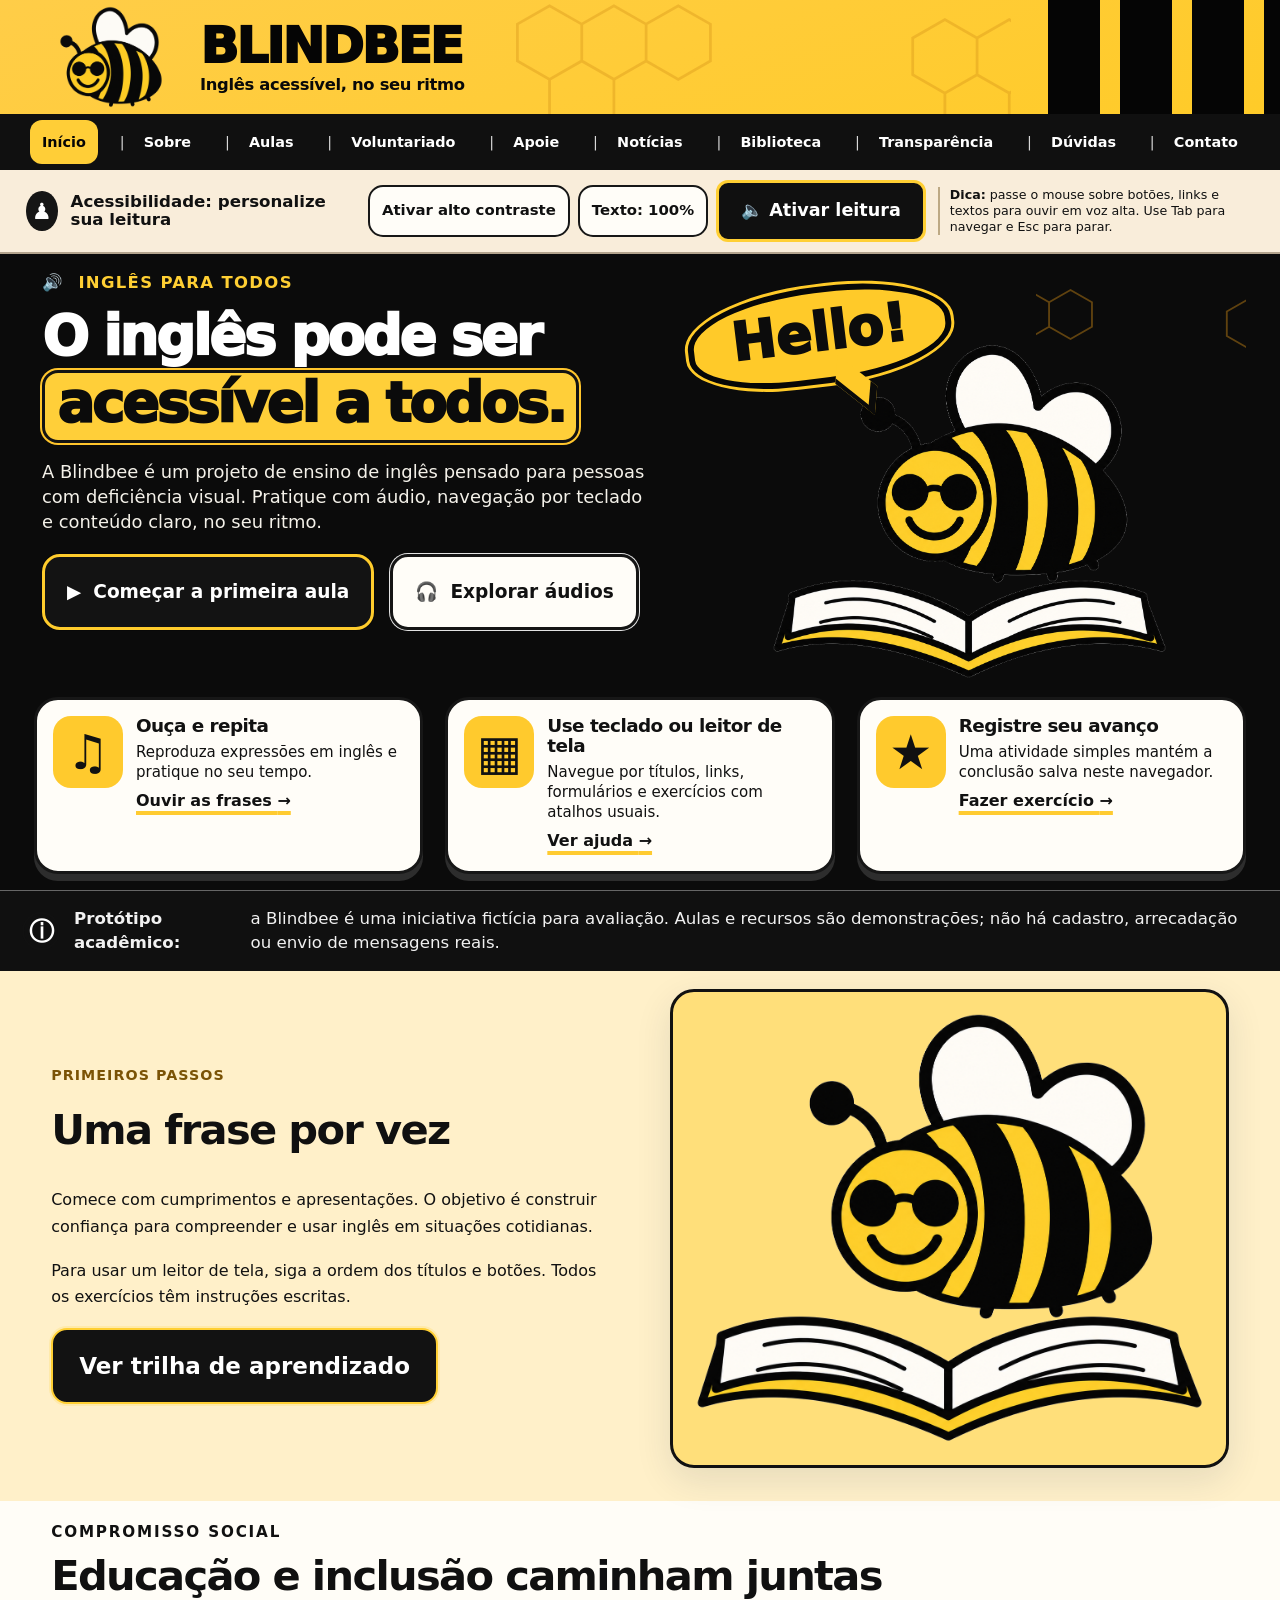
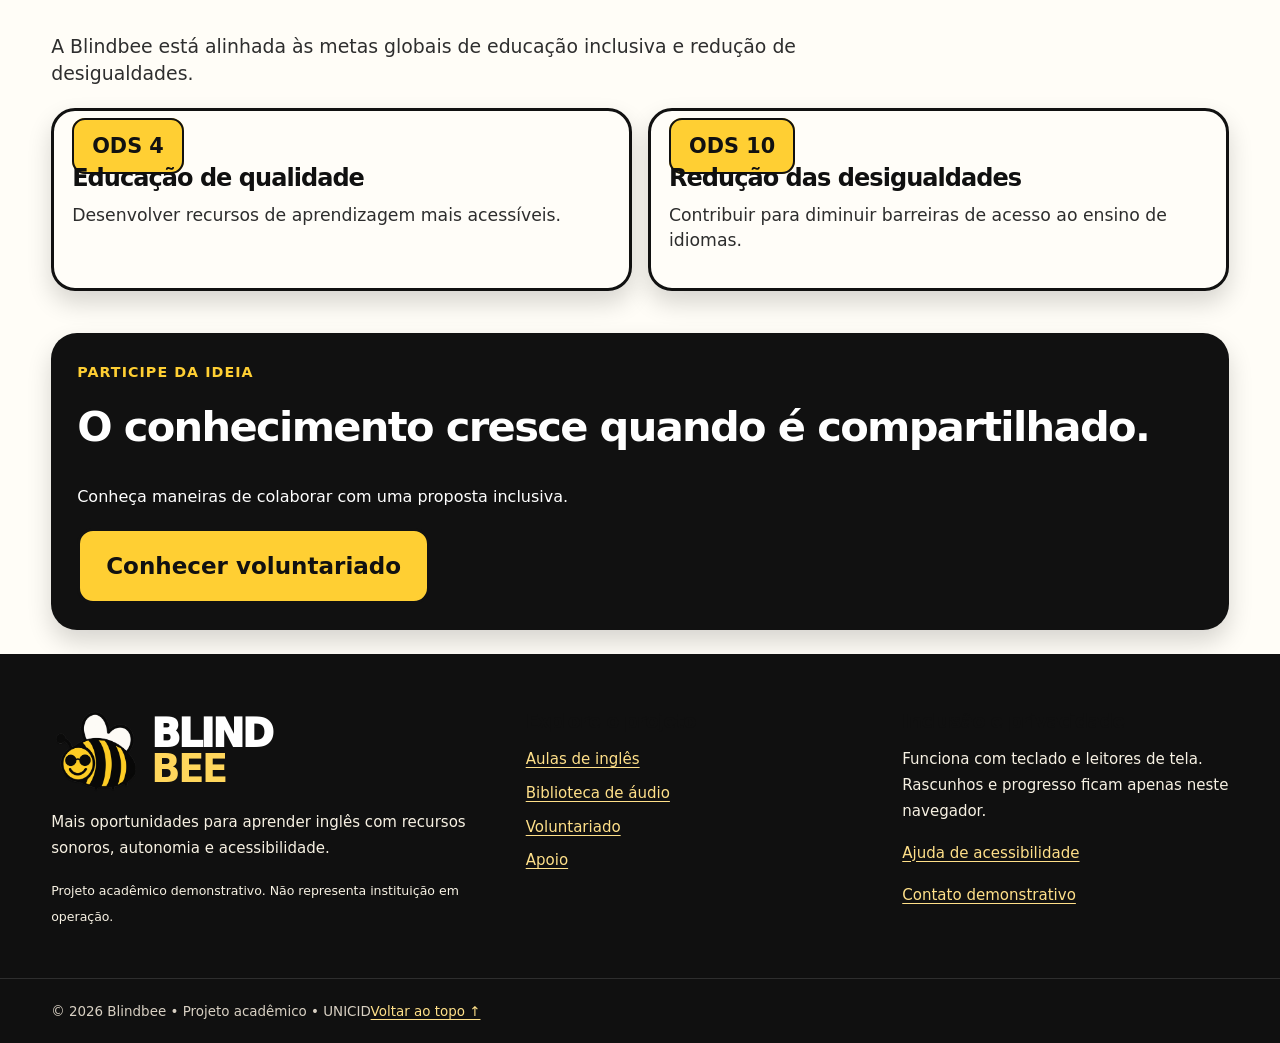
<file: index.html>
<!DOCTYPE html>

<html lang="pt-BR"><head><meta charset="utf-8"/><meta content="width=device-width,initial-scale=1" name="viewport"/><meta content="Blindbee: iniciativa acadêmica de ensino de inglês acessível para pessoas com deficiência visual." name="description"/><meta content="#ffcd42" name="theme-color"/><title>Início | Blindbee</title><link href="assets/img/favicon.svg" rel="icon" type="image/svg+xml"/><link href="assets/css/style.css" rel="stylesheet"/><link href="assets/css/acessibilidade.css" rel="stylesheet"/><script defer="" src="assets/js/main.js"></script><script defer="" src="assets/js/acessibilidade.js"></script><link href="assets/css/tema-blindbee.css" rel="stylesheet"/><link href="assets/css/home-referencia.css" rel="stylesheet"/></head>
<body class="blindbee-site blindbee-home"><a class="pular" href="#conteudo">Pular para conteúdo principal</a>
<header class="cabecalho bb-header" id="topo">
<div class="bb-brandbar"><div class="bb-brandwrap">
<a aria-label="Blindbee, ir para a página inicial" class="bb-brand" href="index.html">
<img alt="" height="105" src="assets/img/abelha-blindbee.svg" width="118"/>
<span class="bb-brandtext"><strong>BLINDBEE</strong><small>Inglês acessível, no seu ritmo</small></span></a>
<div aria-hidden="true" class="bb-header-combs"></div><div aria-hidden="true" class="bb-header-stripes"></div>
<button aria-controls="navegacao" aria-expanded="false" aria-label="Abrir menu de navegação" class="menu-botao bb-menu" type="button">☰ Menu</button>
</div></div>
<nav aria-label="Navegação principal" class="navegacao bb-nav" id="navegacao"><div class="bb-navinner">
<a aria-current="page" href="index.html">Início</a><a href="sobre.html">Sobre</a><a href="projetos.html">Aulas</a><a href="voluntariado.html">Voluntariado</a><a href="doacoes.html">Apoie</a><a href="noticias.html">Notícias</a><a href="galeria.html">Biblioteca</a><a href="transparencia.html">Transparência</a><a href="faq.html">Dúvidas</a><a href="contato.html">Contato</a>
</div></nav></header>
<section aria-label="Ferramentas de acessibilidade" class="barra-ferramentas bb-tools"><div class="bb-tools-inner">
<p class="bb-toolstitle"><span aria-hidden="true" class="bb-acess-icon">♟</span>Acessibilidade: personalize sua leitura</p>
<div class="botoes-acesso bb-controls"><button aria-pressed="false" id="contraste" type="button">◐  Alto contraste</button><button id="aumentarFonte" type="button">AA  Texto: 100%</button><button aria-describedby="blindbee-ajuda-voz" aria-pressed="false" id="blindbee-voz-toggle" type="button">🔊  Ativar leitura</button></div>
<p class="blindbee-ajuda-voz bb-toolstip" id="blindbee-ajuda-voz"><b>Dica:</b> passe o mouse sobre botões, links e textos para ouvir em voz alta. Use Tab para navegar e Esc para parar.</p>
<span aria-live="polite" class="sr-only blindbee-status-voz" role="status"></span>
</div></section>

<main id="conteudo"><section aria-labelledby="bb-title" class="hero bb-hero"><div class="bb-hero-frame">
<div class="bb-hero-upper">
<div class="bb-intro"><p class="bb-kicker">🔊  INGLÊS PARA TODOS</p>
<h1 id="bb-title">O inglês pode ser <span>acessível a todos.</span></h1>
<p class="bb-lead">A Blindbee é um projeto de ensino de inglês pensado para pessoas com deficiência visual. Pratique com áudio, navegação por teclado e conteúdo claro, no seu ritmo.</p>
<div class="bb-hero-actions"><a class="bb-cta bb-cta-primary" data-fala="Começar a primeira aula de inglês" href="projetos.html#aula"><span aria-hidden="true">▶</span> Começar a primeira aula</a>
<a class="bb-cta bb-cta-secondary" data-fala="Explorar a biblioteca de áudios" href="galeria.html"><span aria-hidden="true">🎧</span> Explorar áudios</a></div>
</div>
<div aria-hidden="true" class="bb-visual"><div class="bb-combs"></div><div class="bb-bubble">Hello!</div><img alt="" height="420" src="assets/img/aprender-ingles.svg" width="520"/></div>
</div>
<div aria-label="Como funciona a Blindbee" class="bb-cards">
<article class="bb-feature"><div aria-hidden="true" class="bb-feature-icon">♫</div><div><h2>Ouça e repita</h2><p>Reproduza expressões em inglês e pratique no seu tempo.</p><a href="projetos.html#aula">Ouvir as frases <span aria-hidden="true">→</span></a></div></article>
<article class="bb-feature"><div aria-hidden="true" class="bb-feature-icon">▦</div><div><h2>Use teclado ou leitor de tela</h2><p>Navegue por títulos, links, formulários e exercícios com atalhos usuais.</p><a href="faq.html">Ver ajuda <span aria-hidden="true">→</span></a></div></article>
<article class="bb-feature"><div aria-hidden="true" class="bb-feature-icon">★</div><div><h2>Registre seu avanço</h2><p>Uma atividade simples mantém a conclusão salva neste navegador.</p><a href="projetos.html#pratica">Fazer exercício <span aria-hidden="true">→</span></a></div></article>
</div></div></section><div class="aviso-modelo bb-notice" role="note"><div class="container"><strong>Protótipo acadêmico:</strong> a Blindbee é uma iniciativa fictícia para avaliação. Aulas e recursos são demonstrações; não há cadastro, arrecadação ou envio de mensagens reais.</div></div><section class="secao fundo-claro"><div class="container"><div class="colunas"><div><p class="eyebrow">Primeiros passos</p><h2>Uma frase por vez</h2><p>Comece com cumprimentos e apresentações. O objetivo é construir confiança para compreender e usar inglês em situações cotidianas.</p><p>Para usar um leitor de tela, siga a ordem dos títulos e botões. Todos os exercícios têm instruções escritas.</p><a class="btn btn-primario botao-acessivel" href="projetos.html">Ver trilha de aprendizado</a></div><div class="imagens-guia"><img alt="Abelha Blindbee com óculos escuros sobre livros e balão de fala com Hello" height="570" src="assets/img/aprender-ingles.svg" width="740"/></div></div></div></section><section class="secao"><div class="container"><div class="secao-cabeca"><p class="eyebrow">Compromisso social</p><h2>Educação e inclusão caminham juntas</h2><p>A Blindbee está alinhada às metas globais de educação inclusiva e redução de desigualdades.</p></div><div class="cards cards-2"><article class="card"><strong class="numero-ods">ODS 4</strong><h3>Educação de qualidade</h3><p>Desenvolver recursos de aprendizagem mais acessíveis.</p></article><article class="card"><strong class="numero-ods">ODS 10</strong><h3>Redução das desigualdades</h3><p>Contribuir para diminuir barreiras de acesso ao ensino de idiomas.</p></article></div></div></section><section class="secao"><div class="container"><div class="faixa-cta"><div><p class="eyebrow">Participe da ideia</p><h2>O conhecimento cresce quando é compartilhado.</h2><p>Conheça maneiras de colaborar com uma proposta inclusiva.</p></div><a class="btn btn-claro" href="voluntariado.html">Conhecer voluntariado</a></div></div></section></main>
<footer class="rodape"><div class="container rodape-grid"><div><a class="marca" href="index.html"><img alt="" height="80" src="assets/img/abelha-blindbee.svg" width="88"/><span>BLIND<strong>BEE</strong></span></a><p>Mais oportunidades para aprender inglês com recursos sonoros, autonomia e acessibilidade.</p><p><small>Projeto acadêmico demonstrativo. Não representa instituição em operação.</small></p></div><div><h2>Explore o projeto</h2><ul><li><a href="projetos.html">Aulas de inglês</a></li><li><a href="galeria.html">Biblioteca de áudio</a></li><li><a href="voluntariado.html">Voluntariado</a></li><li><a href="doacoes.html">Apoio</a></li></ul></div><div><h2>Inclusão e privacidade</h2><p>Funciona com teclado e leitores de tela. Rascunhos e progresso ficam apenas neste navegador.</p><p><a href="faq.html">Ajuda de acessibilidade</a></p><p><a href="contato.html">Contato demonstrativo</a></p></div></div><div class="container rodape-base"><span>© 2026 Blindbee • Projeto acadêmico • UNICID</span><a href="#topo">Voltar ao topo ↑</a></div></footer></body></html>
</file>
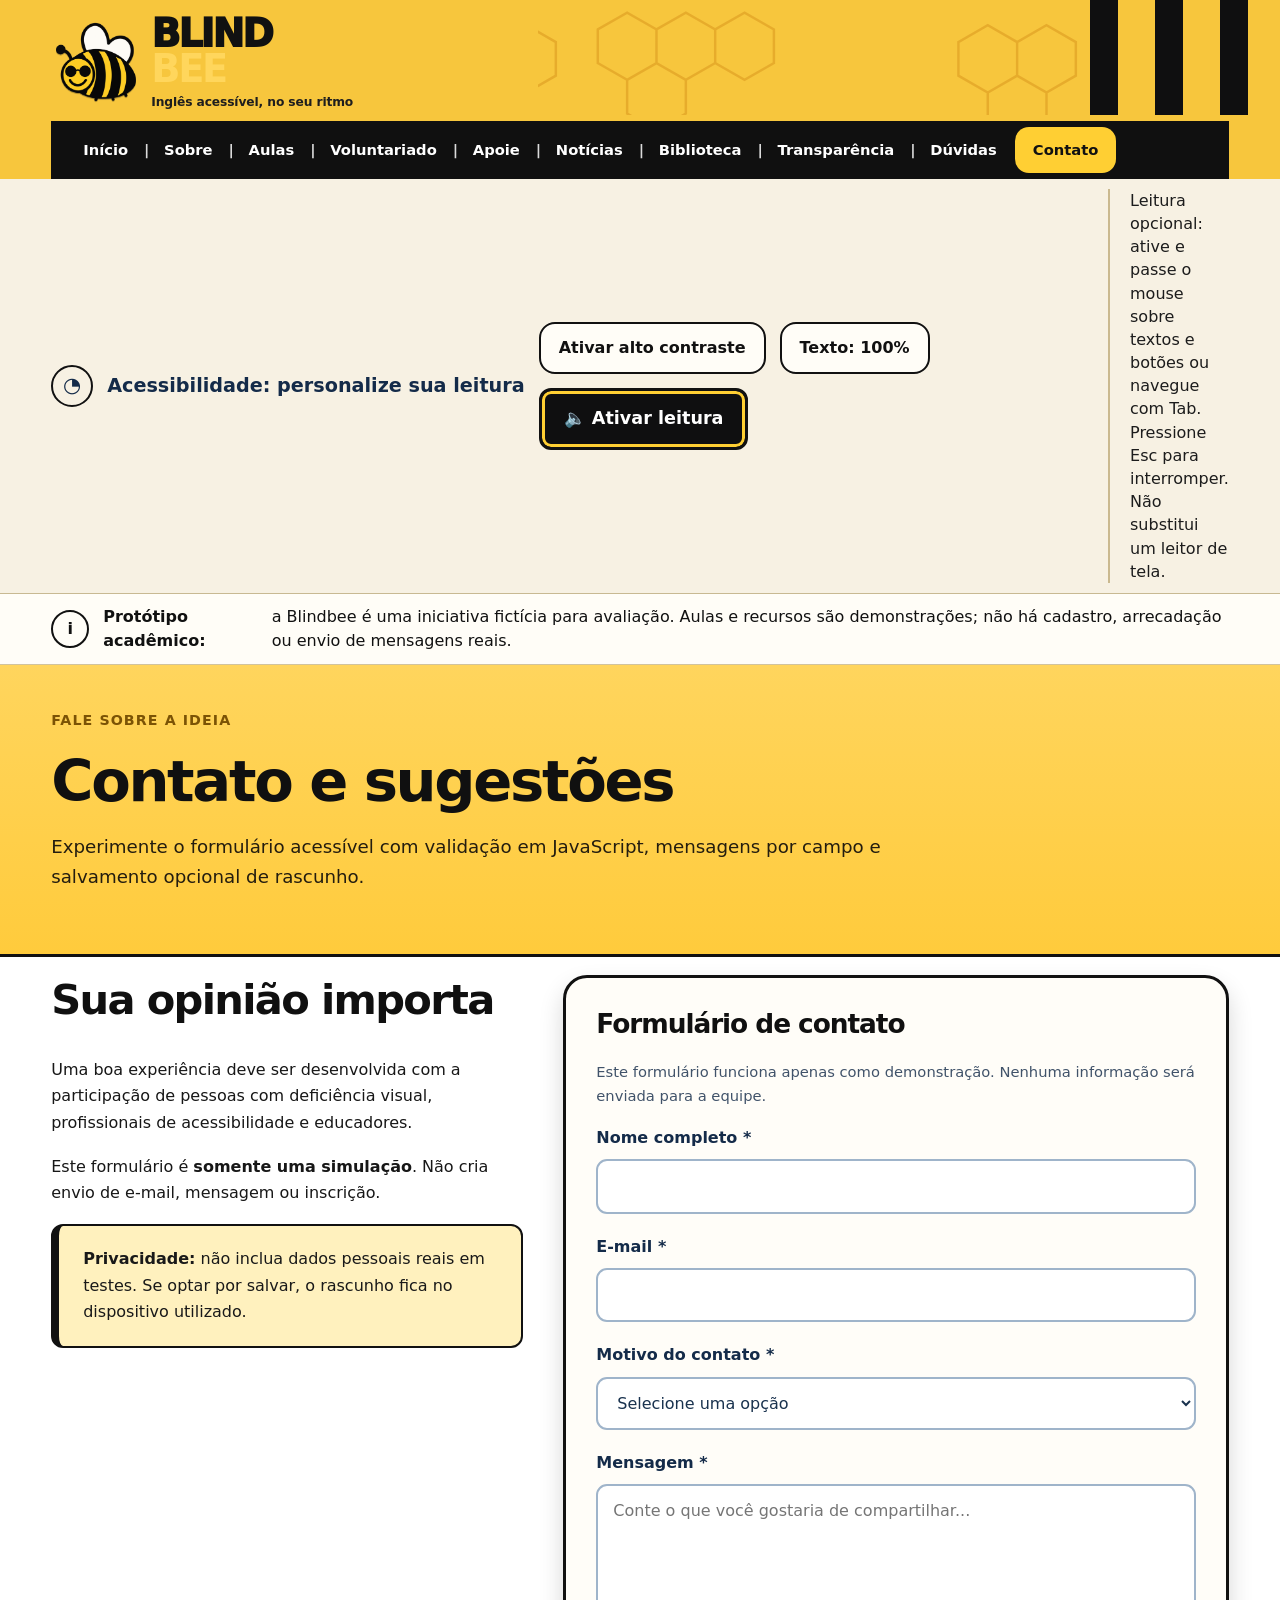
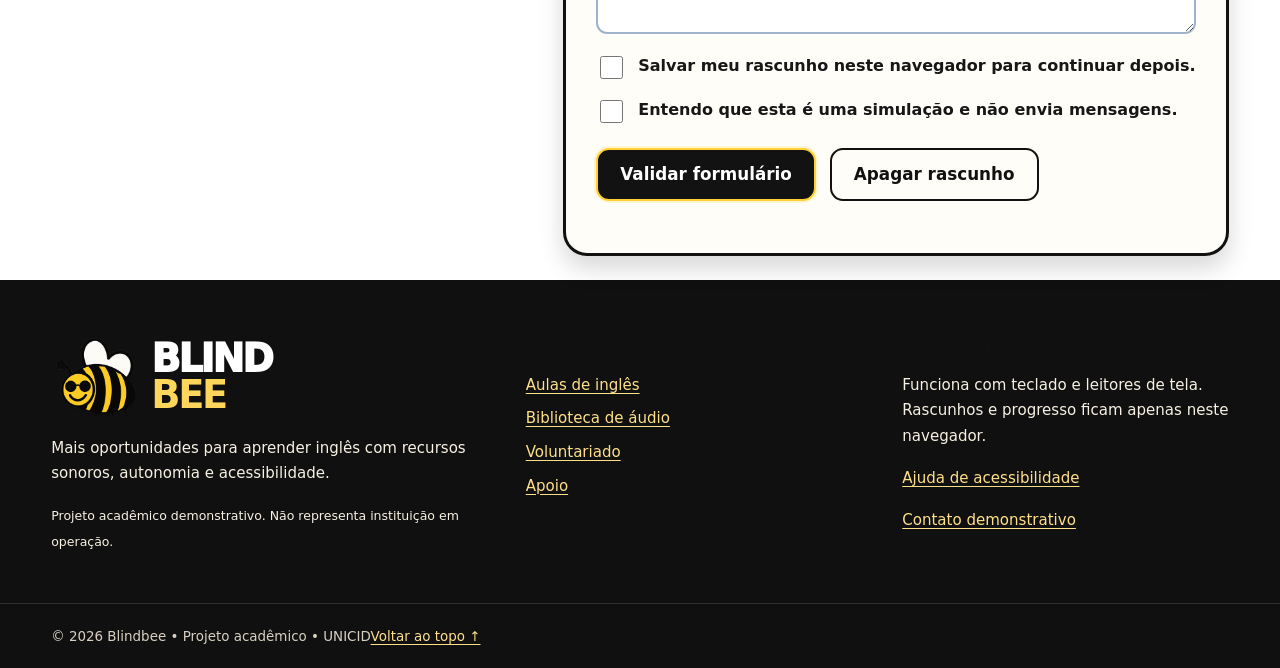
<file: contato.html>
<!DOCTYPE html>

<html lang="pt-BR"><head><meta charset="utf-8"/><meta content="width=device-width,initial-scale=1" name="viewport"/><meta content="Formulário de contato de demonstração da Blindbee, com validação e salvamento opcional." name="description"/><meta content="#ffcd42" name="theme-color"/><title>Contato | Blindbee</title><link href="assets/img/favicon.svg" rel="icon" type="image/svg+xml"/><link href="assets/css/style.css" rel="stylesheet"/><link href="assets/css/acessibilidade.css" rel="stylesheet"/><script defer="" src="assets/js/main.js"></script><script defer="" src="assets/js/acessibilidade.js"></script><link href="assets/css/tema-blindbee.css" rel="stylesheet"/></head>
<body class="blindbee-site"><a class="pular" href="#conteudo">Pular para conteúdo principal</a>
<header class="cabecalho" id="topo"><div class="container cabecalho-interno"><a aria-label="Blindbee, ir para a página inicial" class="marca" href="index.html"><img alt="" height="80" src="assets/img/abelha-blindbee.svg" width="88"/><span>BLIND<strong>BEE</strong><small>Inglês acessível, no seu ritmo</small></span></a><button aria-controls="navegacao" aria-expanded="false" aria-label="Abrir menu de navegação" class="menu-botao" type="button"><span aria-hidden="true">☰</span> Menu</button><nav aria-label="Navegação principal" class="navegacao" id="navegacao"><a href="index.html">Início</a>
<a href="sobre.html">Sobre</a>
<a href="projetos.html">Aulas</a>
<a href="voluntariado.html">Voluntariado</a>
<a href="doacoes.html">Apoie</a>
<a href="noticias.html">Notícias</a>
<a href="galeria.html">Biblioteca</a>
<a href="transparencia.html">Transparência</a>
<a href="faq.html">Dúvidas</a>
<a aria-current="page" href="contato.html">Contato</a></nav></div></header>
<div class="barra-ferramentas"><div class="container"><p>Acessibilidade: personalize sua leitura</p><div class="botoes-acesso"><button aria-pressed="false" id="contraste" type="button">Ativar alto contraste</button><button id="aumentarFonte" type="button">Texto: 100%</button><button aria-describedby="blindbee-ajuda-voz" aria-pressed="false" id="blindbee-voz-toggle" type="button">🔈 Ativar leitura</button></div><p class="blindbee-ajuda-voz" id="blindbee-ajuda-voz">Leitura opcional: ative e passe o mouse sobre textos e botões ou navegue com Tab. Pressione Esc para interromper. Não substitui um leitor de tela.</p><span aria-live="polite" class="sr-only blindbee-status-voz" role="status"></span></div></div>
<div class="aviso-modelo" role="note"><div class="container"><strong>Protótipo acadêmico:</strong> a Blindbee é uma iniciativa fictícia para avaliação. Aulas e recursos são demonstrações; não há cadastro, arrecadação ou envio de mensagens reais.</div></div>
<main id="conteudo"><section class="intro-pagina"><div class="container"><p class="eyebrow">Fale sobre a ideia</p><h1>Contato e sugestões</h1><p>Experimente o formulário acessível com validação em JavaScript, mensagens por campo e salvamento opcional de rascunho.</p></div></section><section class="secao"><div class="container"><div class="form-layout"><div><h2>Sua opinião importa</h2><p>Uma boa experiência deve ser desenvolvida com a participação de pessoas com deficiência visual, profissionais de acessibilidade e educadores.</p><p>Este formulário é <strong>somente uma simulação</strong>. Não cria envio de e-mail, mensagem ou inscrição.</p><div class="aviso aviso-aten"><strong>Privacidade:</strong> não inclua dados pessoais reais em testes. Se optar por salvar, o rascunho fica no dispositivo utilizado.</div></div><form class="form-card" data-form="sim" data-storage="blindbee-contato-rascunho-v1" novalidate=""><h2>Formulário de contato</h2><p class="explicacao">Este formulário funciona apenas como demonstração. Nenhuma informação será enviada para a equipe.</p><div class="campo"><label for="nome">Nome completo *</label><input aria-describedby="erro-nome" autocomplete="name" id="nome" name="nome" required="" type="text"/><span aria-live="polite" class="erro" id="erro-nome"></span></div><div class="campo"><label for="email">E-mail *</label><input aria-describedby="erro-email" autocomplete="email" id="email" name="email" required="" type="email"/><span aria-live="polite" class="erro" id="erro-email"></span></div><div class="campo"><label for="assunto">Motivo do contato *</label><select aria-describedby="erro-assunto" id="assunto" name="assunto" required=""><option value="">Selecione uma opção</option><option value="sugestao">Sugestão sobre as aulas</option><option value="acessibilidade">Acessibilidade</option><option value="duvida">Dúvida sobre o projeto</option></select><span aria-live="polite" class="erro" id="erro-assunto"></span></div><div class="campo"><label for="mensagem">Mensagem *</label><textarea aria-describedby="erro-mensagem" id="mensagem" minlength="12" name="mensagem" placeholder="Conte o que você gostaria de compartilhar..." required=""></textarea><span aria-live="polite" class="erro" id="erro-mensagem"></span></div><label class="check-linha"><input id="guardar" name="guardar" type="checkbox"/> Salvar meu rascunho neste navegador para continuar depois.</label><label class="check-linha"><input aria-describedby="erro-concordo" id="concordo" name="concordo" type="checkbox"/> Entendo que esta é uma simulação e não envia mensagens.</label><span aria-live="polite" class="erro" id="erro-concordo"></span><div class="acoes"><button class="btn btn-primario" type="submit">Validar formulário</button><button class="btn btn-secundario" data-limpar-rascunho="" type="button">Apagar rascunho</button></div><p aria-live="polite" class="form-status" data-status="" role="status"></p></form></div></div></section></main>
<footer class="rodape"><div class="container rodape-grid"><div><a class="marca" href="index.html"><img alt="" height="80" src="assets/img/abelha-blindbee.svg" width="88"/><span>BLIND<strong>BEE</strong></span></a><p>Mais oportunidades para aprender inglês com recursos sonoros, autonomia e acessibilidade.</p><p><small>Projeto acadêmico demonstrativo. Não representa instituição em operação.</small></p></div><div><h2>Explore o projeto</h2><ul><li><a href="projetos.html">Aulas de inglês</a></li><li><a href="galeria.html">Biblioteca de áudio</a></li><li><a href="voluntariado.html">Voluntariado</a></li><li><a href="doacoes.html">Apoio</a></li></ul></div><div><h2>Inclusão e privacidade</h2><p>Funciona com teclado e leitores de tela. Rascunhos e progresso ficam apenas neste navegador.</p><p><a href="faq.html">Ajuda de acessibilidade</a></p><p><a href="contato.html">Contato demonstrativo</a></p></div></div><div class="container rodape-base"><span>© 2026 Blindbee • Projeto acadêmico • UNICID</span><a href="#topo">Voltar ao topo ↑</a></div></footer></body></html>
</file>
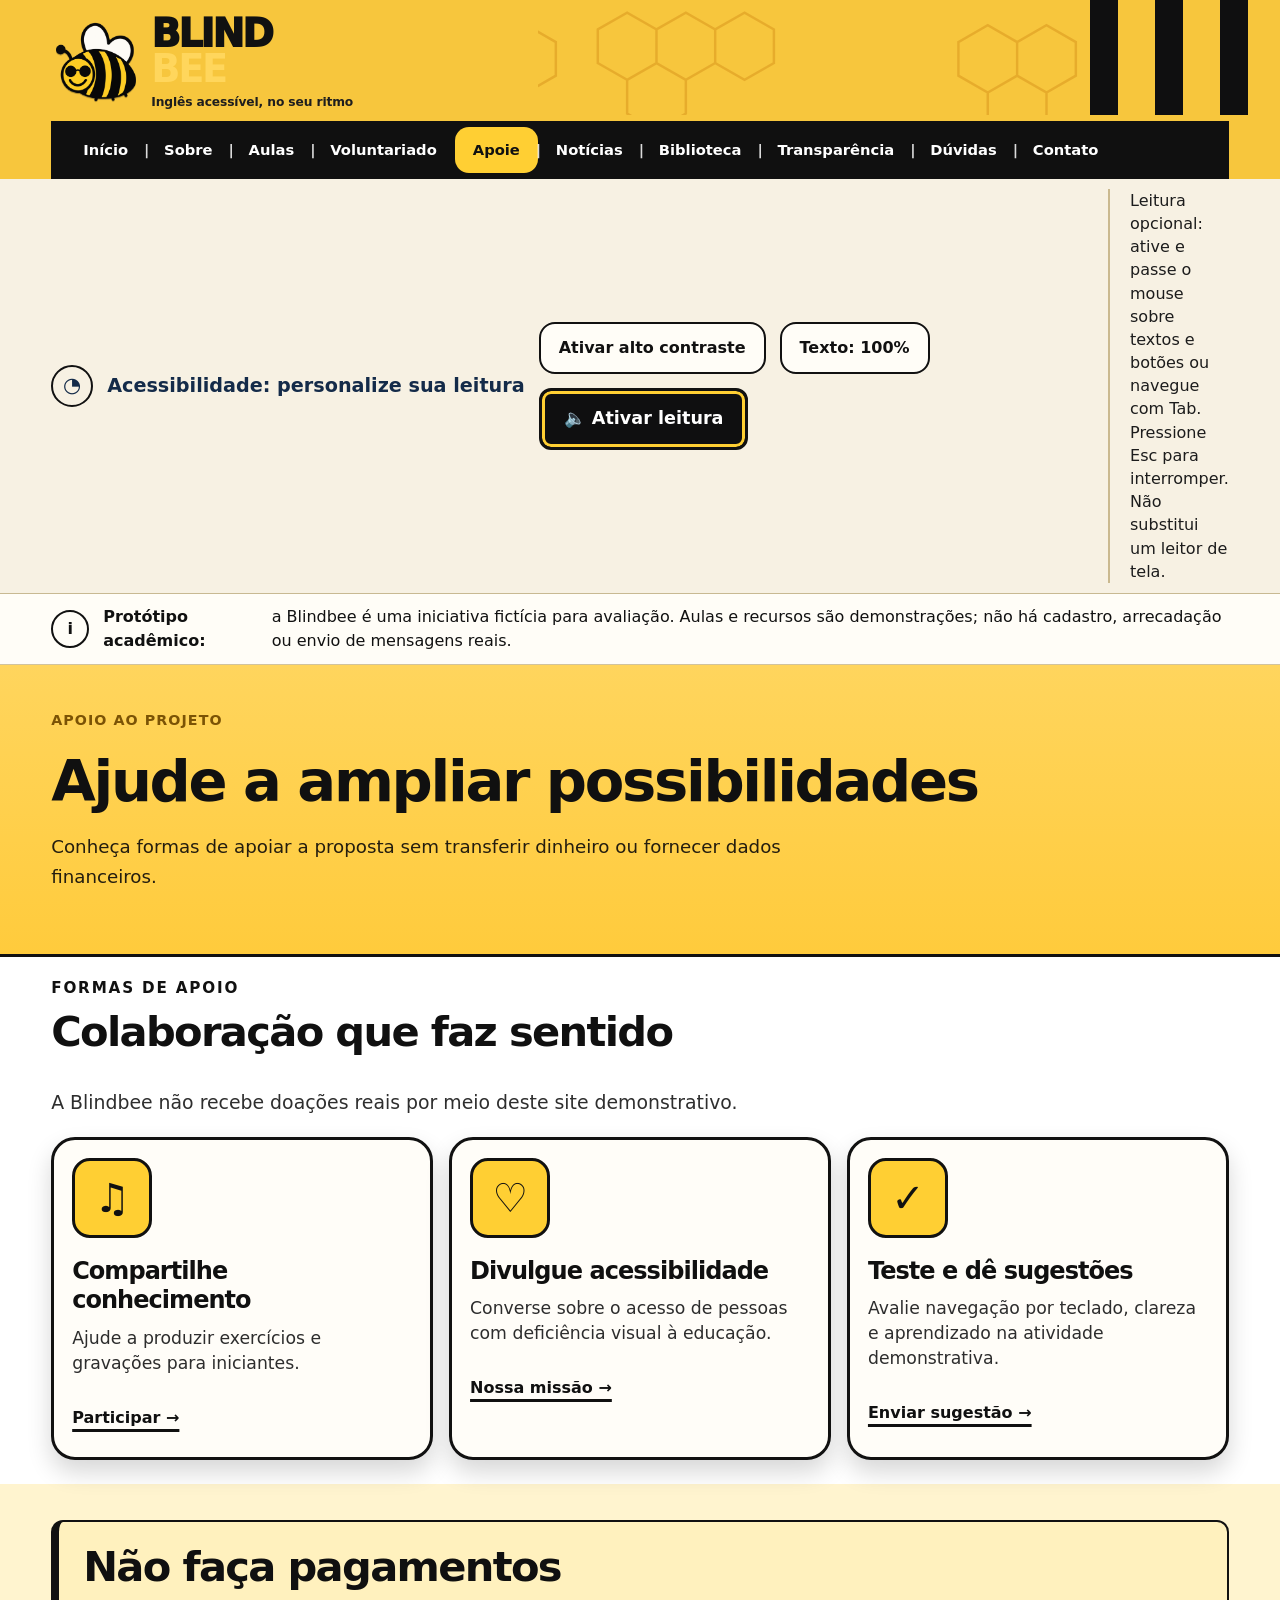
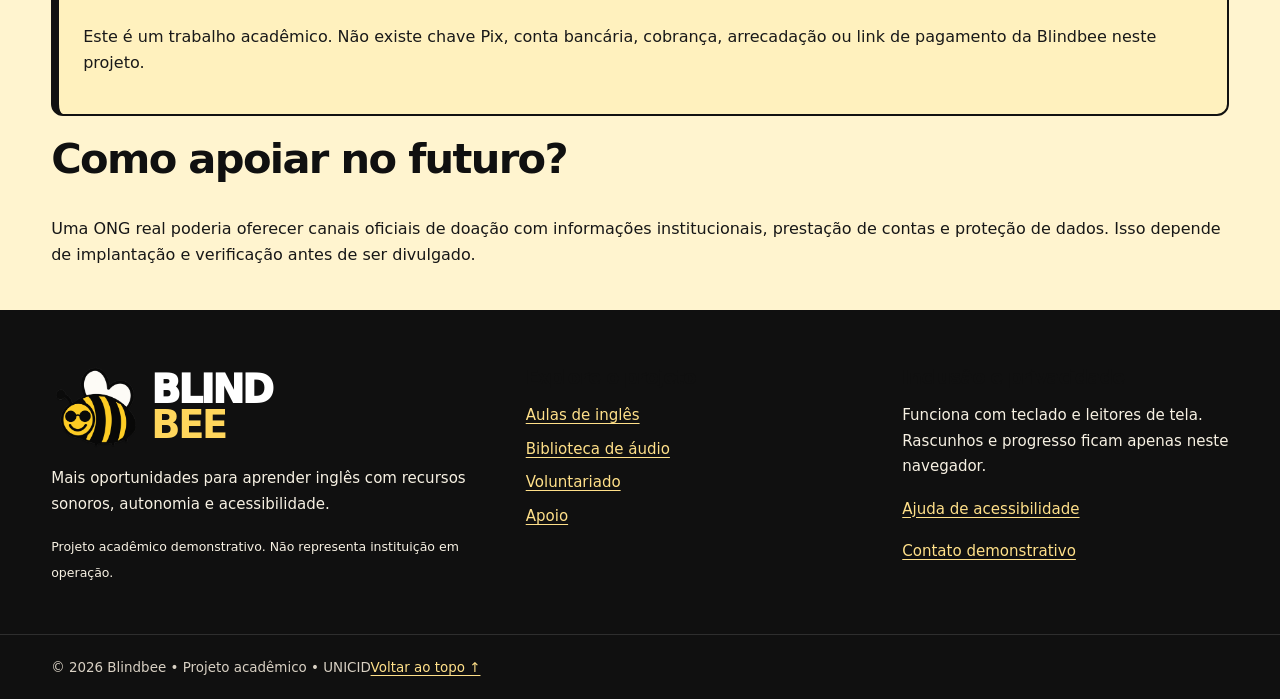
<file: doacoes.html>
<!DOCTYPE html>

<html lang="pt-BR"><head><meta charset="utf-8"/><meta content="width=device-width,initial-scale=1" name="viewport"/><meta content="Conheça formas de apoiar o ensino de inglês acessível da Blindbee." name="description"/><meta content="#ffcd42" name="theme-color"/><title>Apoie | Blindbee</title><link href="assets/img/favicon.svg" rel="icon" type="image/svg+xml"/><link href="assets/css/style.css" rel="stylesheet"/><link href="assets/css/acessibilidade.css" rel="stylesheet"/><script defer="" src="assets/js/main.js"></script><script defer="" src="assets/js/acessibilidade.js"></script><link href="assets/css/tema-blindbee.css" rel="stylesheet"/></head>
<body class="blindbee-site"><a class="pular" href="#conteudo">Pular para conteúdo principal</a>
<header class="cabecalho" id="topo"><div class="container cabecalho-interno"><a aria-label="Blindbee, ir para a página inicial" class="marca" href="index.html"><img alt="" height="80" src="assets/img/abelha-blindbee.svg" width="88"/><span>BLIND<strong>BEE</strong><small>Inglês acessível, no seu ritmo</small></span></a><button aria-controls="navegacao" aria-expanded="false" aria-label="Abrir menu de navegação" class="menu-botao" type="button"><span aria-hidden="true">☰</span> Menu</button><nav aria-label="Navegação principal" class="navegacao" id="navegacao"><a href="index.html">Início</a>
<a href="sobre.html">Sobre</a>
<a href="projetos.html">Aulas</a>
<a href="voluntariado.html">Voluntariado</a>
<a aria-current="page" href="doacoes.html">Apoie</a>
<a href="noticias.html">Notícias</a>
<a href="galeria.html">Biblioteca</a>
<a href="transparencia.html">Transparência</a>
<a href="faq.html">Dúvidas</a>
<a href="contato.html">Contato</a></nav></div></header>
<div class="barra-ferramentas"><div class="container"><p>Acessibilidade: personalize sua leitura</p><div class="botoes-acesso"><button aria-pressed="false" id="contraste" type="button">Ativar alto contraste</button><button id="aumentarFonte" type="button">Texto: 100%</button><button aria-describedby="blindbee-ajuda-voz" aria-pressed="false" id="blindbee-voz-toggle" type="button">🔈 Ativar leitura</button></div><p class="blindbee-ajuda-voz" id="blindbee-ajuda-voz">Leitura opcional: ative e passe o mouse sobre textos e botões ou navegue com Tab. Pressione Esc para interromper. Não substitui um leitor de tela.</p><span aria-live="polite" class="sr-only blindbee-status-voz" role="status"></span></div></div>
<div class="aviso-modelo" role="note"><div class="container"><strong>Protótipo acadêmico:</strong> a Blindbee é uma iniciativa fictícia para avaliação. Aulas e recursos são demonstrações; não há cadastro, arrecadação ou envio de mensagens reais.</div></div>
<main id="conteudo"><section class="intro-pagina"><div class="container"><p class="eyebrow">Apoio ao projeto</p><h1>Ajude a ampliar possibilidades</h1><p>Conheça formas de apoiar a proposta sem transferir dinheiro ou fornecer dados financeiros.</p></div></section><section class="secao"><div class="container"><div class="secao-cabeca"><p class="eyebrow">Formas de apoio</p><h2>Colaboração que faz sentido</h2><p>A Blindbee não recebe doações reais por meio deste site demonstrativo.</p></div><div class="cards cards-3"><article class="card"><div aria-hidden="true" class="card-icone">♫</div><h3>Compartilhe conhecimento</h3><p>Ajude a produzir exercícios e gravações para iniciantes.</p><a class="link-texto" href="voluntariado.html">Participar →</a></article><article class="card"><div aria-hidden="true" class="card-icone">♡</div><h3>Divulgue acessibilidade</h3><p>Converse sobre o acesso de pessoas com deficiência visual à educação.</p><a class="link-texto" href="sobre.html">Nossa missão →</a></article><article class="card"><div aria-hidden="true" class="card-icone">✓</div><h3>Teste e dê sugestões</h3><p>Avalie navegação por teclado, clareza e aprendizado na atividade demonstrativa.</p><a class="link-texto" href="contato.html">Enviar sugestão →</a></article></div></div></section><section class="secao fundo-claro"><div class="container"><div class="aviso aviso-aten"><h2>Não faça pagamentos</h2><p>Este é um trabalho acadêmico. Não existe chave Pix, conta bancária, cobrança, arrecadação ou link de pagamento da Blindbee neste projeto.</p></div><h2>Como apoiar no futuro?</h2><p>Uma ONG real poderia oferecer canais oficiais de doação com informações institucionais, prestação de contas e proteção de dados. Isso depende de implantação e verificação antes de ser divulgado.</p></div></section></main>
<footer class="rodape"><div class="container rodape-grid"><div><a class="marca" href="index.html"><img alt="" height="80" src="assets/img/abelha-blindbee.svg" width="88"/><span>BLIND<strong>BEE</strong></span></a><p>Mais oportunidades para aprender inglês com recursos sonoros, autonomia e acessibilidade.</p><p><small>Projeto acadêmico demonstrativo. Não representa instituição em operação.</small></p></div><div><h2>Explore o projeto</h2><ul><li><a href="projetos.html">Aulas de inglês</a></li><li><a href="galeria.html">Biblioteca de áudio</a></li><li><a href="voluntariado.html">Voluntariado</a></li><li><a href="doacoes.html">Apoio</a></li></ul></div><div><h2>Inclusão e privacidade</h2><p>Funciona com teclado e leitores de tela. Rascunhos e progresso ficam apenas neste navegador.</p><p><a href="faq.html">Ajuda de acessibilidade</a></p><p><a href="contato.html">Contato demonstrativo</a></p></div></div><div class="container rodape-base"><span>© 2026 Blindbee • Projeto acadêmico • UNICID</span><a href="#topo">Voltar ao topo ↑</a></div></footer></body></html>
</file>
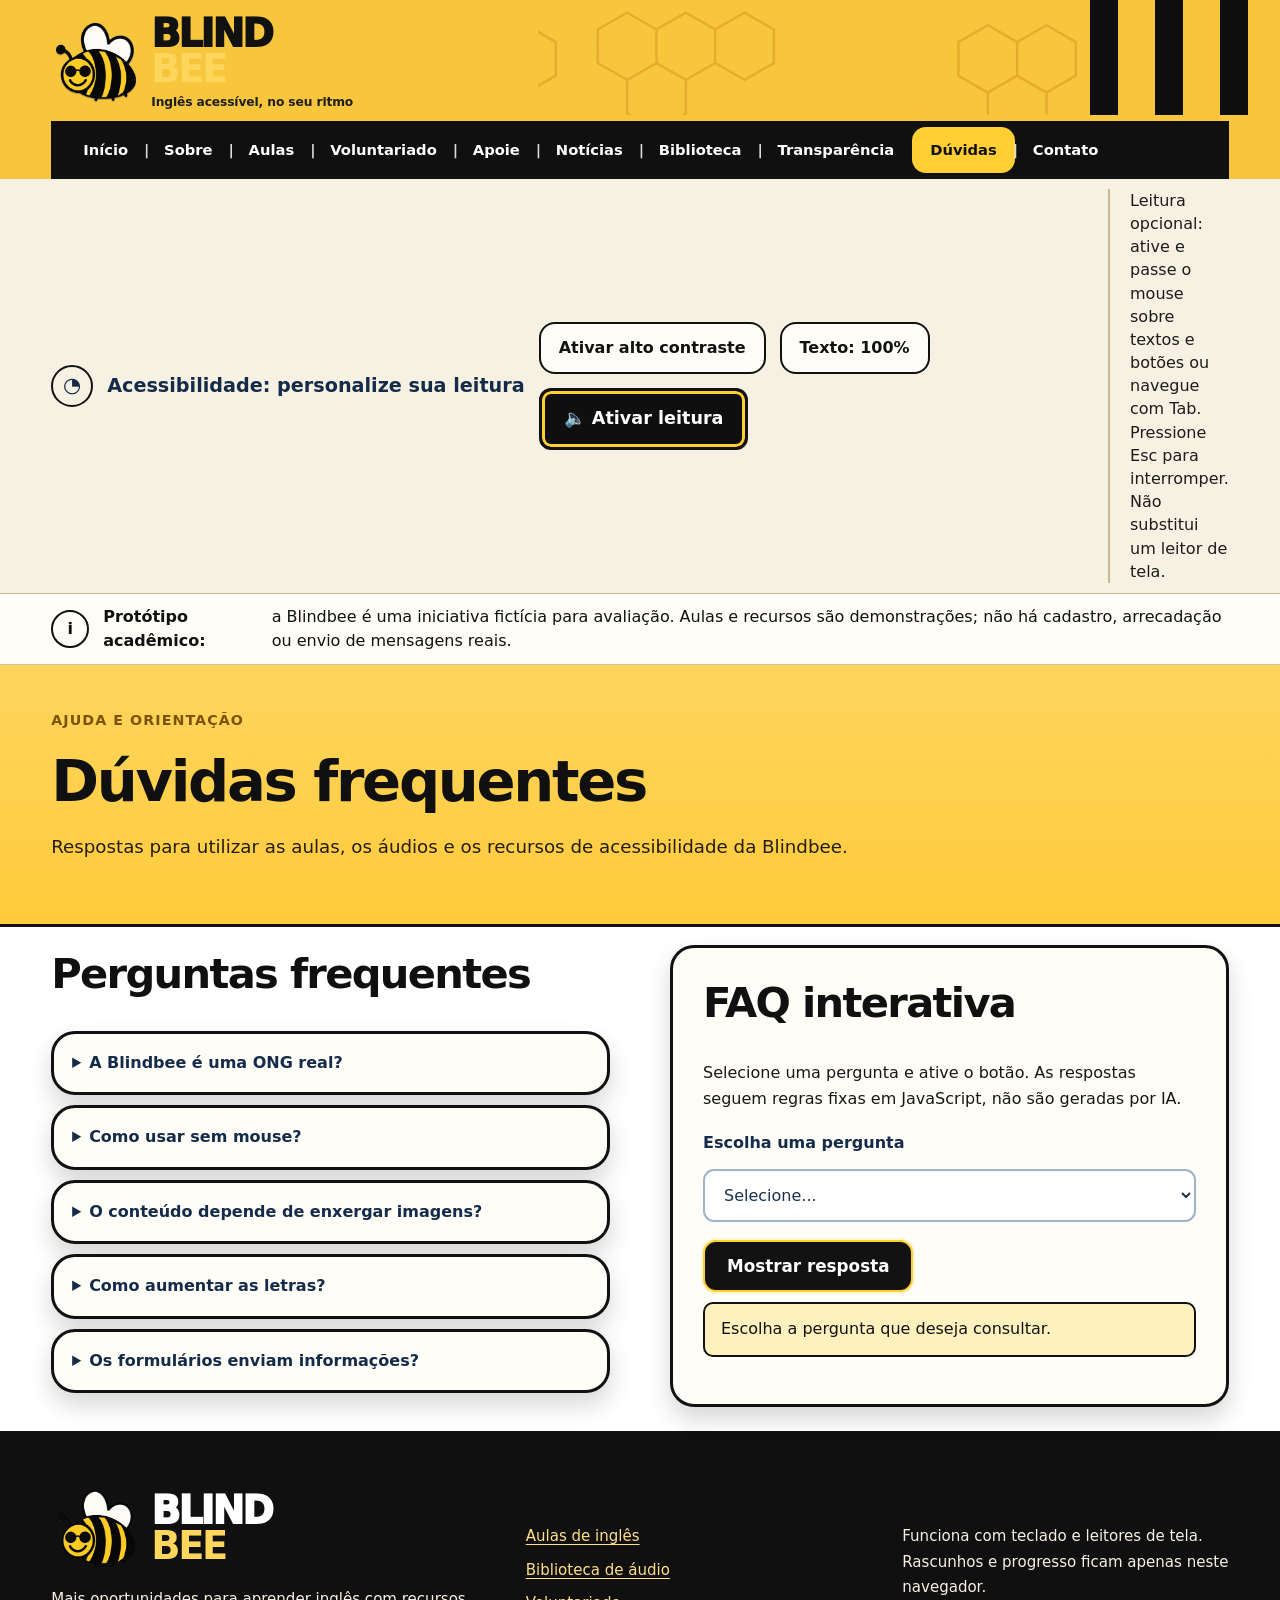
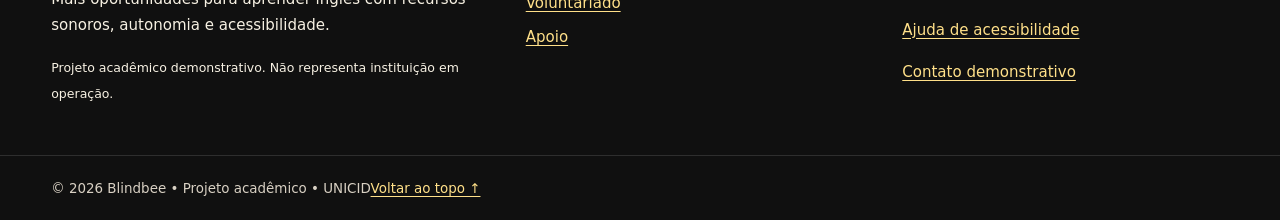
<file: faq.html>
<!DOCTYPE html>

<html lang="pt-BR"><head><meta charset="utf-8"/><meta content="width=device-width,initial-scale=1" name="viewport"/><meta content="FAQ e orientações de acessibilidade da Blindbee." name="description"/><meta content="#ffcd42" name="theme-color"/><title>Dúvidas | Blindbee</title><link href="assets/img/favicon.svg" rel="icon" type="image/svg+xml"/><link href="assets/css/style.css" rel="stylesheet"/><link href="assets/css/acessibilidade.css" rel="stylesheet"/><script defer="" src="assets/js/main.js"></script><script defer="" src="assets/js/acessibilidade.js"></script><link href="assets/css/tema-blindbee.css" rel="stylesheet"/></head>
<body class="blindbee-site"><a class="pular" href="#conteudo">Pular para conteúdo principal</a>
<header class="cabecalho" id="topo"><div class="container cabecalho-interno"><a aria-label="Blindbee, ir para a página inicial" class="marca" href="index.html"><img alt="" height="80" src="assets/img/abelha-blindbee.svg" width="88"/><span>BLIND<strong>BEE</strong><small>Inglês acessível, no seu ritmo</small></span></a><button aria-controls="navegacao" aria-expanded="false" aria-label="Abrir menu de navegação" class="menu-botao" type="button"><span aria-hidden="true">☰</span> Menu</button><nav aria-label="Navegação principal" class="navegacao" id="navegacao"><a href="index.html">Início</a>
<a href="sobre.html">Sobre</a>
<a href="projetos.html">Aulas</a>
<a href="voluntariado.html">Voluntariado</a>
<a href="doacoes.html">Apoie</a>
<a href="noticias.html">Notícias</a>
<a href="galeria.html">Biblioteca</a>
<a href="transparencia.html">Transparência</a>
<a aria-current="page" href="faq.html">Dúvidas</a>
<a href="contato.html">Contato</a></nav></div></header>
<div class="barra-ferramentas"><div class="container"><p>Acessibilidade: personalize sua leitura</p><div class="botoes-acesso"><button aria-pressed="false" id="contraste" type="button">Ativar alto contraste</button><button id="aumentarFonte" type="button">Texto: 100%</button><button aria-describedby="blindbee-ajuda-voz" aria-pressed="false" id="blindbee-voz-toggle" type="button">🔈 Ativar leitura</button></div><p class="blindbee-ajuda-voz" id="blindbee-ajuda-voz">Leitura opcional: ative e passe o mouse sobre textos e botões ou navegue com Tab. Pressione Esc para interromper. Não substitui um leitor de tela.</p><span aria-live="polite" class="sr-only blindbee-status-voz" role="status"></span></div></div>
<div class="aviso-modelo" role="note"><div class="container"><strong>Protótipo acadêmico:</strong> a Blindbee é uma iniciativa fictícia para avaliação. Aulas e recursos são demonstrações; não há cadastro, arrecadação ou envio de mensagens reais.</div></div>
<main id="conteudo"><section class="intro-pagina"><div class="container"><p class="eyebrow">Ajuda e orientação</p><h1>Dúvidas frequentes</h1><p>Respostas para utilizar as aulas, os áudios e os recursos de acessibilidade da Blindbee.</p></div></section><section class="secao"><div class="container"><div class="colunas"><div><h2>Perguntas frequentes</h2><details><summary>A Blindbee é uma ONG real?</summary><p>Não. Esta versão é uma proposta acadêmica de ONG e ensino de inglês inclusivo.</p></details><details><summary>Como usar sem mouse?</summary><p>Pressione Tab para avançar, Shift + Tab para voltar, Enter para abrir links e Enter ou Espaço nos botões. O leitor de tela pode navegar pelos títulos.</p></details><details><summary>O conteúdo depende de enxergar imagens?</summary><p>Não. As aulas e atividades têm textos, rótulos e alternativas, com apoio de áudio. A funcionalidade deve ser testada também com tecnologias assistivas reais.</p></details><details><summary>Como aumentar as letras?</summary><p>Use o botão “Texto: 100%” na parte superior para alternar entre 100%, 125% e 150%, ou o zoom do navegador.</p></details><details><summary>Os formulários enviam informações?</summary><p>Não. Há validação no navegador e armazenamento de rascunho apenas se você autorizar.</p></details></div><div class="faq-interativa"><h2>FAQ interativa</h2><p>Selecione uma pergunta e ative o botão. As respostas seguem regras fixas em JavaScript, não são geradas por IA.</p><label for="perguntaBot"><strong>Escolha uma pergunta</strong></label><select id="perguntaBot"><option value="">Selecione...</option><option value="gratis">As aulas são gratuitas?</option><option value="leitor">Posso usar teclado ou leitor de tela?</option><option value="audio">Como ouvir as frases?</option><option value="ong">A ONG já existe?</option><option value="dados">O site guarda meus dados?</option></select><button class="btn btn-primario" id="responderBot" type="button">Mostrar resposta</button><p aria-live="polite" class="resposta" id="respostaBot" role="status">Escolha a pergunta que deseja consultar.</p></div></div></div></section></main>
<footer class="rodape"><div class="container rodape-grid"><div><a class="marca" href="index.html"><img alt="" height="80" src="assets/img/abelha-blindbee.svg" width="88"/><span>BLIND<strong>BEE</strong></span></a><p>Mais oportunidades para aprender inglês com recursos sonoros, autonomia e acessibilidade.</p><p><small>Projeto acadêmico demonstrativo. Não representa instituição em operação.</small></p></div><div><h2>Explore o projeto</h2><ul><li><a href="projetos.html">Aulas de inglês</a></li><li><a href="galeria.html">Biblioteca de áudio</a></li><li><a href="voluntariado.html">Voluntariado</a></li><li><a href="doacoes.html">Apoio</a></li></ul></div><div><h2>Inclusão e privacidade</h2><p>Funciona com teclado e leitores de tela. Rascunhos e progresso ficam apenas neste navegador.</p><p><a href="faq.html">Ajuda de acessibilidade</a></p><p><a href="contato.html">Contato demonstrativo</a></p></div></div><div class="container rodape-base"><span>© 2026 Blindbee • Projeto acadêmico • UNICID</span><a href="#topo">Voltar ao topo ↑</a></div></footer></body></html>
</file>
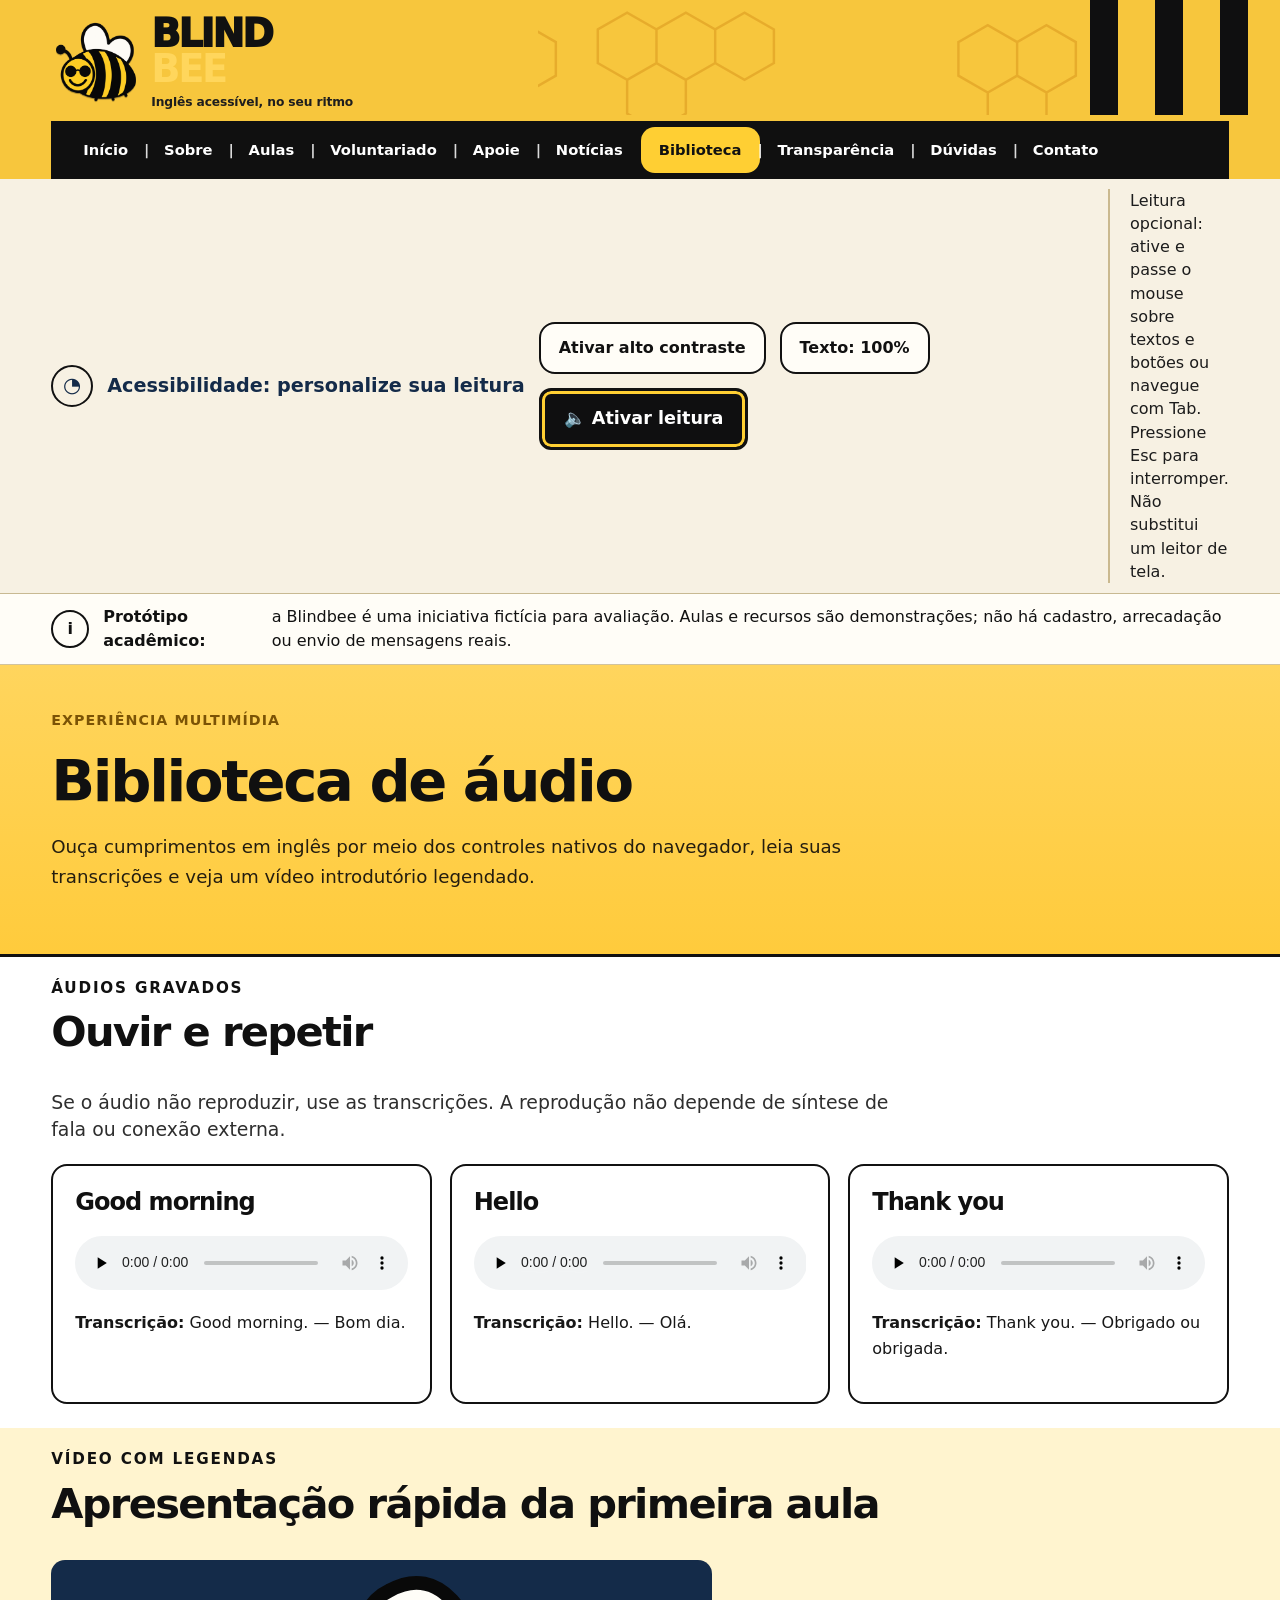
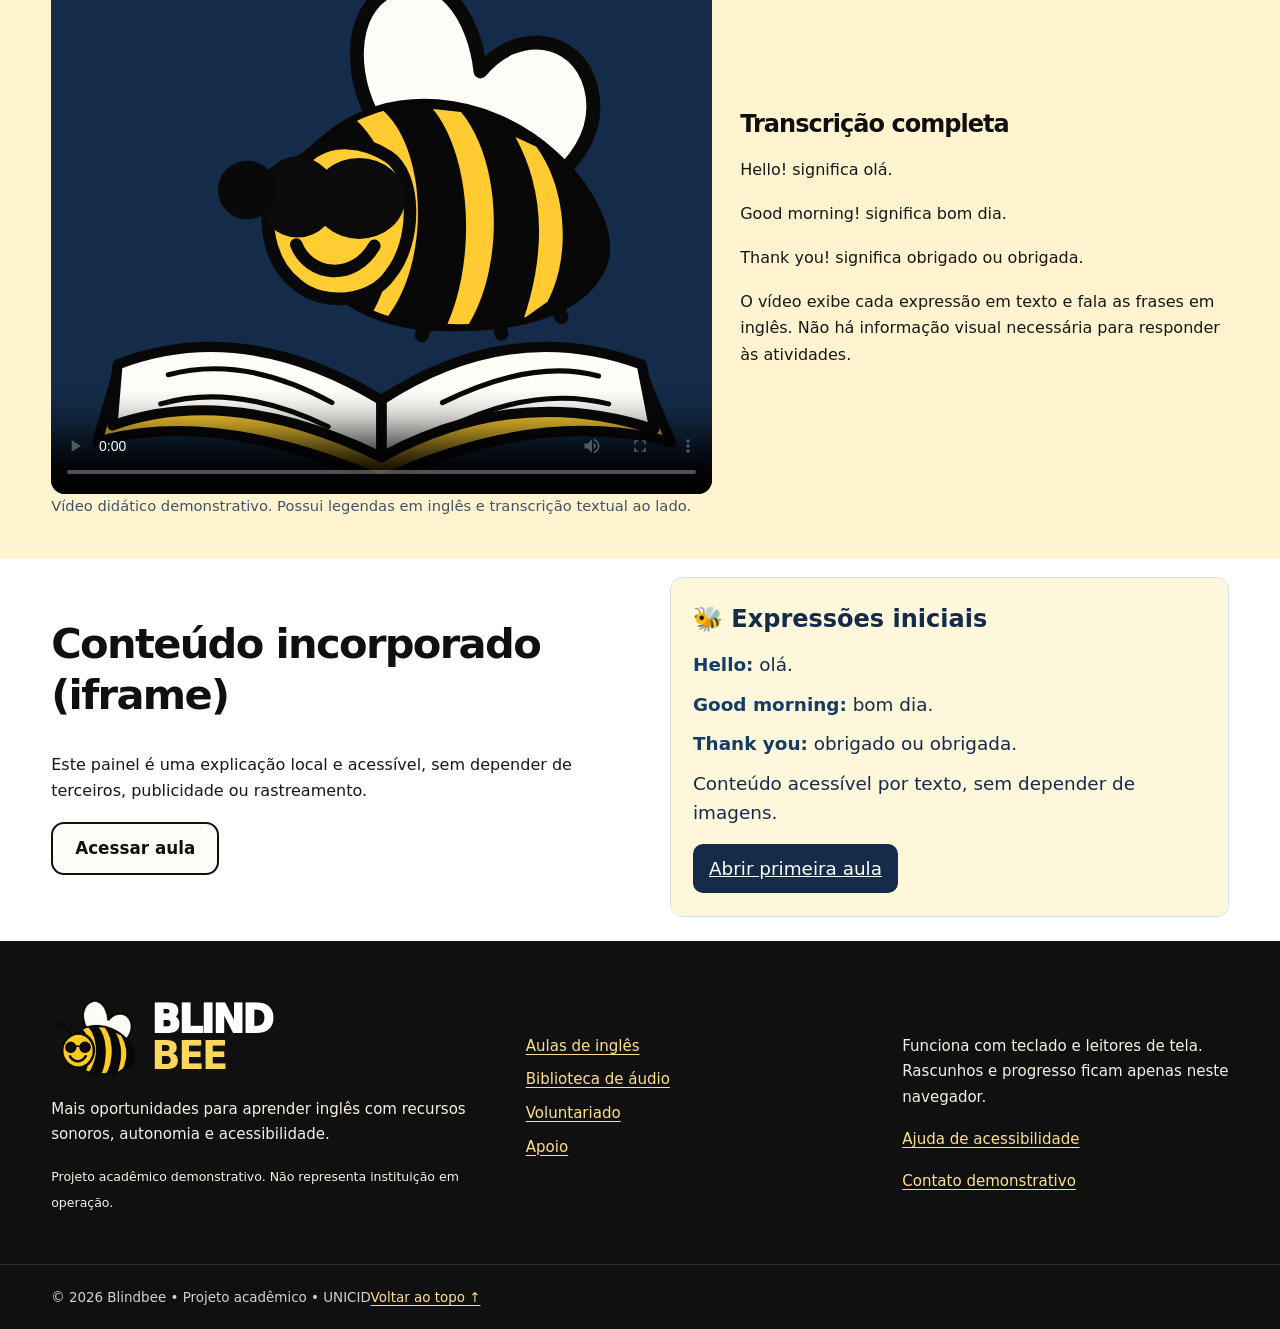
<file: galeria.html>
<!DOCTYPE html>

<html lang="pt-BR"><head><meta charset="utf-8"/><meta content="width=device-width,initial-scale=1" name="viewport"/><meta content="Biblioteca da Blindbee com gravações, vídeo legendado e transcrições." name="description"/><meta content="#ffcd42" name="theme-color"/><title>Biblioteca | Blindbee</title><link href="assets/img/favicon.svg" rel="icon" type="image/svg+xml"/><link href="assets/css/style.css" rel="stylesheet"/><link href="assets/css/acessibilidade.css" rel="stylesheet"/><script defer="" src="assets/js/main.js"></script><script defer="" src="assets/js/acessibilidade.js"></script><link href="assets/css/tema-blindbee.css" rel="stylesheet"/></head>
<body class="blindbee-site"><a class="pular" href="#conteudo">Pular para conteúdo principal</a>
<header class="cabecalho" id="topo"><div class="container cabecalho-interno"><a aria-label="Blindbee, ir para a página inicial" class="marca" href="index.html"><img alt="" height="80" src="assets/img/abelha-blindbee.svg" width="88"/><span>BLIND<strong>BEE</strong><small>Inglês acessível, no seu ritmo</small></span></a><button aria-controls="navegacao" aria-expanded="false" aria-label="Abrir menu de navegação" class="menu-botao" type="button"><span aria-hidden="true">☰</span> Menu</button><nav aria-label="Navegação principal" class="navegacao" id="navegacao"><a href="index.html">Início</a>
<a href="sobre.html">Sobre</a>
<a href="projetos.html">Aulas</a>
<a href="voluntariado.html">Voluntariado</a>
<a href="doacoes.html">Apoie</a>
<a href="noticias.html">Notícias</a>
<a aria-current="page" href="galeria.html">Biblioteca</a>
<a href="transparencia.html">Transparência</a>
<a href="faq.html">Dúvidas</a>
<a href="contato.html">Contato</a></nav></div></header>
<div class="barra-ferramentas"><div class="container"><p>Acessibilidade: personalize sua leitura</p><div class="botoes-acesso"><button aria-pressed="false" id="contraste" type="button">Ativar alto contraste</button><button id="aumentarFonte" type="button">Texto: 100%</button><button aria-describedby="blindbee-ajuda-voz" aria-pressed="false" id="blindbee-voz-toggle" type="button">🔈 Ativar leitura</button></div><p class="blindbee-ajuda-voz" id="blindbee-ajuda-voz">Leitura opcional: ative e passe o mouse sobre textos e botões ou navegue com Tab. Pressione Esc para interromper. Não substitui um leitor de tela.</p><span aria-live="polite" class="sr-only blindbee-status-voz" role="status"></span></div></div>
<div class="aviso-modelo" role="note"><div class="container"><strong>Protótipo acadêmico:</strong> a Blindbee é uma iniciativa fictícia para avaliação. Aulas e recursos são demonstrações; não há cadastro, arrecadação ou envio de mensagens reais.</div></div>
<main id="conteudo"><section class="intro-pagina"><div class="container"><p class="eyebrow">Experiência multimídia</p><h1>Biblioteca de áudio</h1><p>Ouça cumprimentos em inglês por meio dos controles nativos do navegador, leia suas transcrições e veja um vídeo introdutório legendado.</p></div></section><section class="secao"><div class="container"><div class="secao-cabeca"><p class="eyebrow">Áudios gravados</p><h2>Ouvir e repetir</h2><p>Se o áudio não reproduzir, use as transcrições. A reprodução não depende de síntese de fala ou conexão externa.</p></div><div class="material-audio"><article><h3 lang="en">Good morning</h3><audio aria-label="Áudio em inglês: Good morning" controls="" preload="none"><source src="assets/midia/good-morning.ogg" type="audio/ogg"/>Seu navegador não suporta este áudio.</audio><p><strong>Transcrição:</strong> <span lang="en">Good morning.</span> — Bom dia.</p></article><article><h3 lang="en">Hello</h3><audio aria-label="Áudio em inglês: Hello" controls="" preload="none"><source src="assets/midia/hello.ogg" type="audio/ogg"/>Seu navegador não suporta este áudio.</audio><p><strong>Transcrição:</strong> <span lang="en">Hello.</span> — Olá.</p></article><article><h3 lang="en">Thank you</h3><audio aria-label="Áudio em inglês: Thank you" controls="" preload="none"><source src="assets/midia/thank-you.ogg" type="audio/ogg"/>Seu navegador não suporta este áudio.</audio><p><strong>Transcrição:</strong> <span lang="en">Thank you.</span> — Obrigado ou obrigada.</p></article></div></div></section><section class="secao fundo-claro"><div class="container"><div class="secao-cabeca"><p class="eyebrow">Vídeo com legendas</p><h2>Apresentação rápida da primeira aula</h2></div><div class="material-video"><div><video aria-label="Vídeo com as frases Hello, Good morning e Thank you" controls="" poster="assets/img/aprender-ingles.svg" preload="metadata"><source src="assets/midia/introducao-blindbee.mp4" type="video/mp4"/><track default="" kind="captions" label="Inglês" src="assets/midia/legendas.vtt" srclang="en"/>Seu navegador não suporta vídeo HTML5.</video><p class="explicacao">Vídeo didático demonstrativo. Possui legendas em inglês e transcrição textual ao lado.</p></div><div><h3>Transcrição completa</h3><p><span lang="en">Hello!</span> significa olá.</p><p><span lang="en">Good morning!</span> significa bom dia.</p><p><span lang="en">Thank you!</span> significa obrigado ou obrigada.</p><p>O vídeo exibe cada expressão em texto e fala as frases em inglês. Não há informação visual necessária para responder às atividades.</p></div></div></div></section><section class="secao"><div class="container"><div class="colunas"><div><h2>Conteúdo incorporado (iframe)</h2><p>Este painel é uma explicação local e acessível, sem depender de terceiros, publicidade ou rastreamento.</p><a class="btn btn-secundario" href="projetos.html#aula">Acessar aula</a></div><iframe loading="lazy" src="assets/midia/painel.html" title="Painel explicativo acessível sobre a primeira aula da Blindbee"></iframe></div></div></section></main>
<footer class="rodape"><div class="container rodape-grid"><div><a class="marca" href="index.html"><img alt="" height="80" src="assets/img/abelha-blindbee.svg" width="88"/><span>BLIND<strong>BEE</strong></span></a><p>Mais oportunidades para aprender inglês com recursos sonoros, autonomia e acessibilidade.</p><p><small>Projeto acadêmico demonstrativo. Não representa instituição em operação.</small></p></div><div><h2>Explore o projeto</h2><ul><li><a href="projetos.html">Aulas de inglês</a></li><li><a href="galeria.html">Biblioteca de áudio</a></li><li><a href="voluntariado.html">Voluntariado</a></li><li><a href="doacoes.html">Apoio</a></li></ul></div><div><h2>Inclusão e privacidade</h2><p>Funciona com teclado e leitores de tela. Rascunhos e progresso ficam apenas neste navegador.</p><p><a href="faq.html">Ajuda de acessibilidade</a></p><p><a href="contato.html">Contato demonstrativo</a></p></div></div><div class="container rodape-base"><span>© 2026 Blindbee • Projeto acadêmico • UNICID</span><a href="#topo">Voltar ao topo ↑</a></div></footer></body></html>
</file>
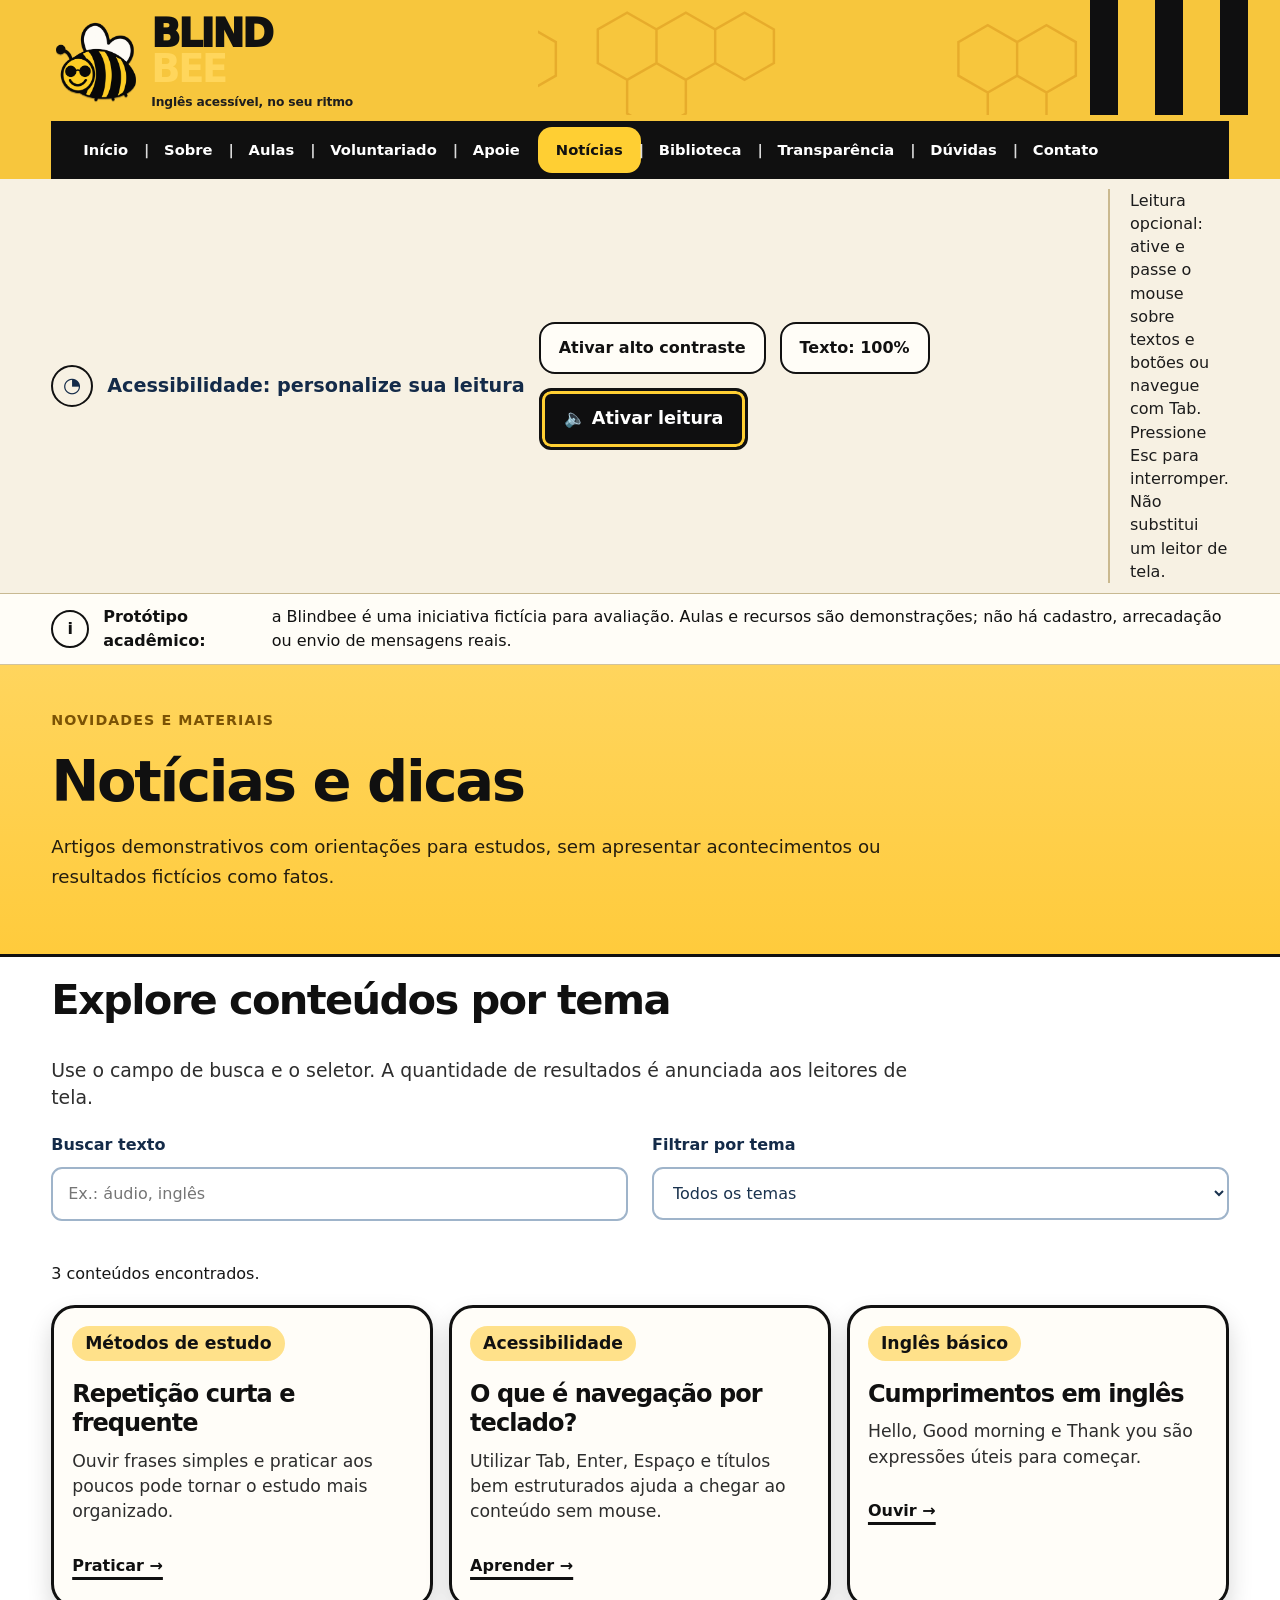
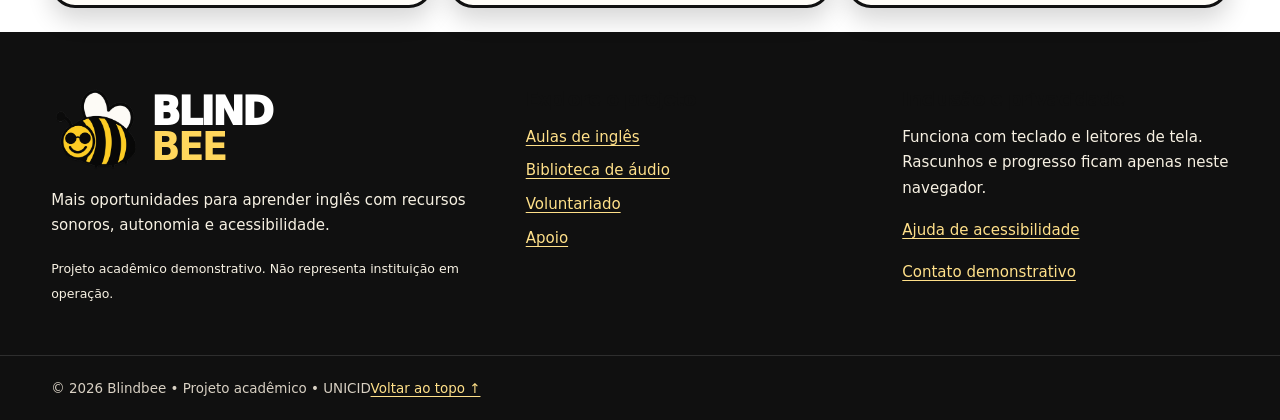
<file: noticias.html>
<!DOCTYPE html>

<html lang="pt-BR"><head><meta charset="utf-8"/><meta content="width=device-width,initial-scale=1" name="viewport"/><meta content="Conteúdos introdutórios de inglês e acessibilidade na Blindbee." name="description"/><meta content="#ffcd42" name="theme-color"/><title>Notícias | Blindbee</title><link href="assets/img/favicon.svg" rel="icon" type="image/svg+xml"/><link href="assets/css/style.css" rel="stylesheet"/><link href="assets/css/acessibilidade.css" rel="stylesheet"/><script defer="" src="assets/js/main.js"></script><script defer="" src="assets/js/acessibilidade.js"></script><link href="assets/css/tema-blindbee.css" rel="stylesheet"/></head>
<body class="blindbee-site"><a class="pular" href="#conteudo">Pular para conteúdo principal</a>
<header class="cabecalho" id="topo"><div class="container cabecalho-interno"><a aria-label="Blindbee, ir para a página inicial" class="marca" href="index.html"><img alt="" height="80" src="assets/img/abelha-blindbee.svg" width="88"/><span>BLIND<strong>BEE</strong><small>Inglês acessível, no seu ritmo</small></span></a><button aria-controls="navegacao" aria-expanded="false" aria-label="Abrir menu de navegação" class="menu-botao" type="button"><span aria-hidden="true">☰</span> Menu</button><nav aria-label="Navegação principal" class="navegacao" id="navegacao"><a href="index.html">Início</a>
<a href="sobre.html">Sobre</a>
<a href="projetos.html">Aulas</a>
<a href="voluntariado.html">Voluntariado</a>
<a href="doacoes.html">Apoie</a>
<a aria-current="page" href="noticias.html">Notícias</a>
<a href="galeria.html">Biblioteca</a>
<a href="transparencia.html">Transparência</a>
<a href="faq.html">Dúvidas</a>
<a href="contato.html">Contato</a></nav></div></header>
<div class="barra-ferramentas"><div class="container"><p>Acessibilidade: personalize sua leitura</p><div class="botoes-acesso"><button aria-pressed="false" id="contraste" type="button">Ativar alto contraste</button><button id="aumentarFonte" type="button">Texto: 100%</button><button aria-describedby="blindbee-ajuda-voz" aria-pressed="false" id="blindbee-voz-toggle" type="button">🔈 Ativar leitura</button></div><p class="blindbee-ajuda-voz" id="blindbee-ajuda-voz">Leitura opcional: ative e passe o mouse sobre textos e botões ou navegue com Tab. Pressione Esc para interromper. Não substitui um leitor de tela.</p><span aria-live="polite" class="sr-only blindbee-status-voz" role="status"></span></div></div>
<div class="aviso-modelo" role="note"><div class="container"><strong>Protótipo acadêmico:</strong> a Blindbee é uma iniciativa fictícia para avaliação. Aulas e recursos são demonstrações; não há cadastro, arrecadação ou envio de mensagens reais.</div></div>
<main id="conteudo"><section class="intro-pagina"><div class="container"><p class="eyebrow">Novidades e materiais</p><h1>Notícias e dicas</h1><p>Artigos demonstrativos com orientações para estudos, sem apresentar acontecimentos ou resultados fictícios como fatos.</p></div></section><section class="secao"><div class="container"><div class="secao-cabeca"><h2>Explore conteúdos por tema</h2><p>Use o campo de busca e o seletor. A quantidade de resultados é anunciada aos leitores de tela.</p></div><div class="filtros"><div class="campo"><label for="buscaNoticias">Buscar texto</label><input id="buscaNoticias" placeholder="Ex.: áudio, inglês" type="search"/></div><div class="campo"><label for="filtroNoticias">Filtrar por tema</label><select id="filtroNoticias"><option value="todas">Todos os temas</option><option value="estudo">Métodos de estudo</option><option value="acessibilidade">Acessibilidade</option><option value="ingles">Inglês básico</option></select></div></div><p aria-live="polite" id="resultadoNoticias" role="status">3 conteúdos encontrados.</p><div class="cards cards-3"><article class="card" data-categoria="estudo" data-noticia=""><p class="chip">Métodos de estudo</p><h3>Repetição curta e frequente</h3><p>Ouvir frases simples e praticar aos poucos pode tornar o estudo mais organizado.</p><a class="link-texto" href="projetos.html">Praticar →</a></article><article class="card" data-categoria="acessibilidade" data-noticia=""><p class="chip">Acessibilidade</p><h3>O que é navegação por teclado?</h3><p>Utilizar Tab, Enter, Espaço e títulos bem estruturados ajuda a chegar ao conteúdo sem mouse.</p><a class="link-texto" href="faq.html">Aprender →</a></article><article class="card" data-categoria="ingles" data-noticia=""><p class="chip">Inglês básico</p><h3>Cumprimentos em inglês</h3><p>Hello, Good morning e Thank you são expressões úteis para começar.</p><a class="link-texto" href="galeria.html">Ouvir →</a></article></div><p hidden="" id="semNoticias">Nenhum conteúdo encontrado. Tente outro termo.</p></div></section></main>
<footer class="rodape"><div class="container rodape-grid"><div><a class="marca" href="index.html"><img alt="" height="80" src="assets/img/abelha-blindbee.svg" width="88"/><span>BLIND<strong>BEE</strong></span></a><p>Mais oportunidades para aprender inglês com recursos sonoros, autonomia e acessibilidade.</p><p><small>Projeto acadêmico demonstrativo. Não representa instituição em operação.</small></p></div><div><h2>Explore o projeto</h2><ul><li><a href="projetos.html">Aulas de inglês</a></li><li><a href="galeria.html">Biblioteca de áudio</a></li><li><a href="voluntariado.html">Voluntariado</a></li><li><a href="doacoes.html">Apoio</a></li></ul></div><div><h2>Inclusão e privacidade</h2><p>Funciona com teclado e leitores de tela. Rascunhos e progresso ficam apenas neste navegador.</p><p><a href="faq.html">Ajuda de acessibilidade</a></p><p><a href="contato.html">Contato demonstrativo</a></p></div></div><div class="container rodape-base"><span>© 2026 Blindbee • Projeto acadêmico • UNICID</span><a href="#topo">Voltar ao topo ↑</a></div></footer></body></html>
</file>
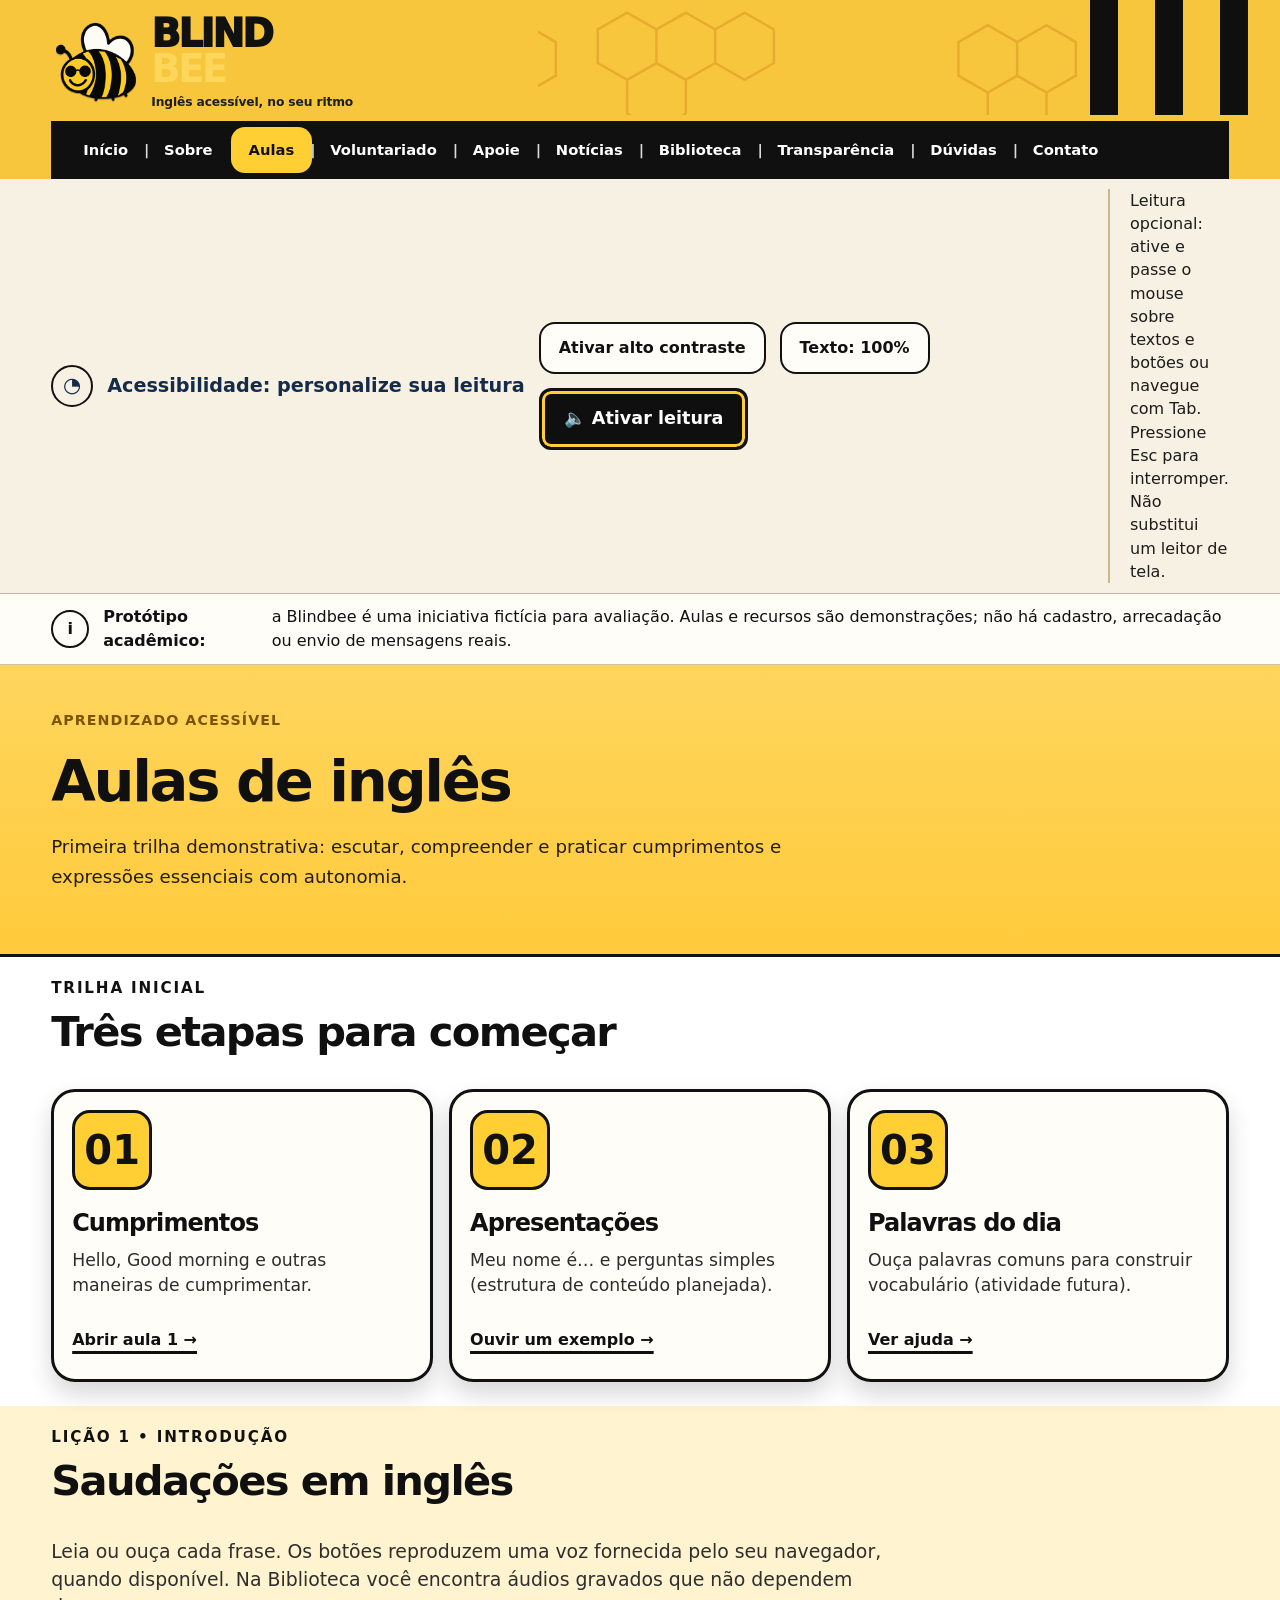
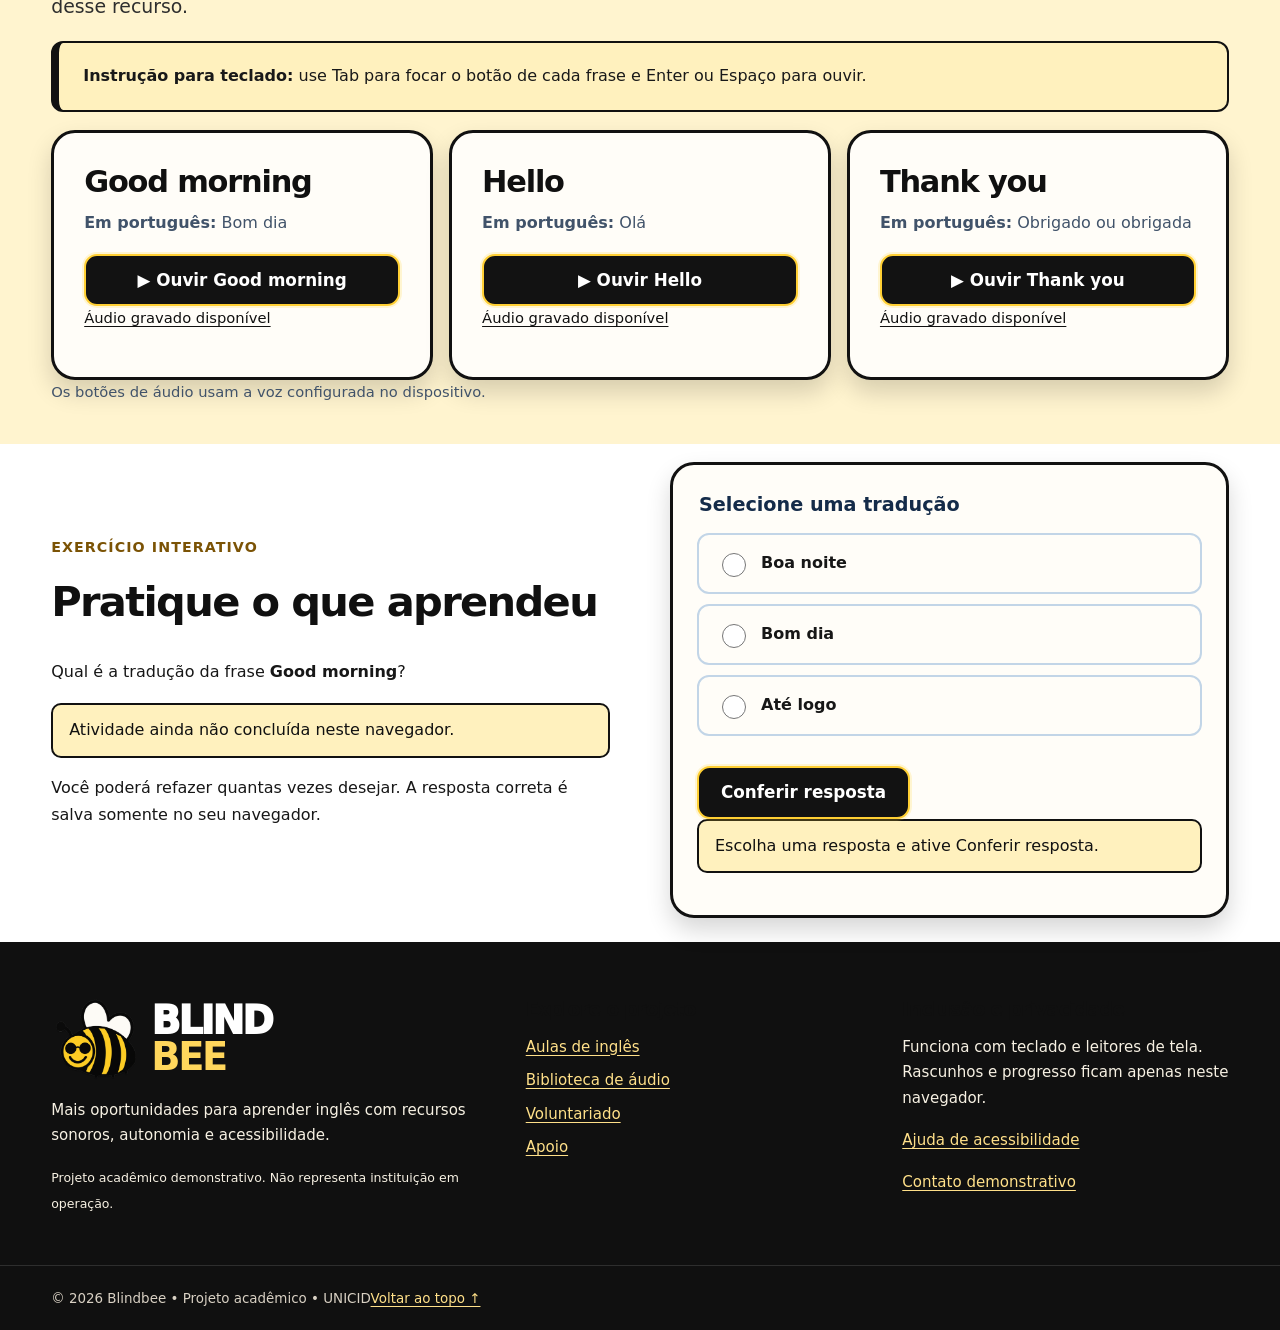
<file: projetos.html>
<!DOCTYPE html>

<html lang="pt-BR"><head><meta charset="utf-8"/><meta content="width=device-width,initial-scale=1" name="viewport"/><meta content="Aula de inglês com áudio, quiz por teclado e progresso local para pessoas com deficiência visual." name="description"/><meta content="#ffcd42" name="theme-color"/><title>Aulas | Blindbee</title><link href="assets/img/favicon.svg" rel="icon" type="image/svg+xml"/><link href="assets/css/style.css" rel="stylesheet"/><link href="assets/css/acessibilidade.css" rel="stylesheet"/><script defer="" src="assets/js/main.js"></script><script defer="" src="assets/js/acessibilidade.js"></script><link href="assets/css/tema-blindbee.css" rel="stylesheet"/></head>
<body class="blindbee-site"><a class="pular" href="#conteudo">Pular para conteúdo principal</a>
<header class="cabecalho" id="topo"><div class="container cabecalho-interno"><a aria-label="Blindbee, ir para a página inicial" class="marca" href="index.html"><img alt="" height="80" src="assets/img/abelha-blindbee.svg" width="88"/><span>BLIND<strong>BEE</strong><small>Inglês acessível, no seu ritmo</small></span></a><button aria-controls="navegacao" aria-expanded="false" aria-label="Abrir menu de navegação" class="menu-botao" type="button"><span aria-hidden="true">☰</span> Menu</button><nav aria-label="Navegação principal" class="navegacao" id="navegacao"><a href="index.html">Início</a>
<a href="sobre.html">Sobre</a>
<a aria-current="page" href="projetos.html">Aulas</a>
<a href="voluntariado.html">Voluntariado</a>
<a href="doacoes.html">Apoie</a>
<a href="noticias.html">Notícias</a>
<a href="galeria.html">Biblioteca</a>
<a href="transparencia.html">Transparência</a>
<a href="faq.html">Dúvidas</a>
<a href="contato.html">Contato</a></nav></div></header>
<div class="barra-ferramentas"><div class="container"><p>Acessibilidade: personalize sua leitura</p><div class="botoes-acesso"><button aria-pressed="false" id="contraste" type="button">Ativar alto contraste</button><button id="aumentarFonte" type="button">Texto: 100%</button><button aria-describedby="blindbee-ajuda-voz" aria-pressed="false" id="blindbee-voz-toggle" type="button">🔈 Ativar leitura</button></div><p class="blindbee-ajuda-voz" id="blindbee-ajuda-voz">Leitura opcional: ative e passe o mouse sobre textos e botões ou navegue com Tab. Pressione Esc para interromper. Não substitui um leitor de tela.</p><span aria-live="polite" class="sr-only blindbee-status-voz" role="status"></span></div></div>
<div class="aviso-modelo" role="note"><div class="container"><strong>Protótipo acadêmico:</strong> a Blindbee é uma iniciativa fictícia para avaliação. Aulas e recursos são demonstrações; não há cadastro, arrecadação ou envio de mensagens reais.</div></div>
<main id="conteudo"><section class="intro-pagina"><div class="container"><p class="eyebrow">Aprendizado acessível</p><h1>Aulas de inglês</h1><p>Primeira trilha demonstrativa: escutar, compreender e praticar cumprimentos e expressões essenciais com autonomia.</p></div></section><section class="secao"><div class="container"><div class="secao-cabeca"><p class="eyebrow">Trilha inicial</p><h2>Três etapas para começar</h2></div><div class="cards cards-3"><article class="card"><div aria-hidden="true" class="card-icone">01</div><h3>Cumprimentos</h3><p>Hello, Good morning e outras maneiras de cumprimentar.</p><a class="link-texto" href="projetos.html#aula">Abrir aula 1 →</a></article><article class="card"><div aria-hidden="true" class="card-icone">02</div><h3>Apresentações</h3><p>Meu nome é… e perguntas simples (estrutura de conteúdo planejada).</p><a class="link-texto" href="galeria.html">Ouvir um exemplo →</a></article><article class="card"><div aria-hidden="true" class="card-icone">03</div><h3>Palavras do dia</h3><p>Ouça palavras comuns para construir vocabulário (atividade futura).</p><a class="link-texto" href="faq.html">Ver ajuda →</a></article></div></div></section><section class="secao fundo-claro"><div class="container"><div class="secao-cabeca" id="aula"><p class="eyebrow">Lição 1 • Introdução</p><h2>Saudações em inglês</h2><p>Leia ou ouça cada frase. Os botões reproduzem uma voz fornecida pelo seu navegador, quando disponível. Na Biblioteca você encontra áudios gravados que não dependem desse recurso.</p></div><div class="aviso"><strong>Instrução para teclado:</strong> use Tab para focar o botão de cada frase e Enter ou Espaço para ouvir.</div><div class="cards cards-3"><article class="frase-card"><h3 lang="en">Good morning</h3><p><strong>Em português:</strong> Bom dia</p><button aria-label="Ouvir frase em inglês: Good morning" class="btn btn-primario" data-falar="Good morning." data-lang="en-US" type="button">▶ Ouvir Good morning</button><p class="metadados"><a href="galeria.html">Áudio gravado disponível</a></p></article><article class="frase-card"><h3 lang="en">Hello</h3><p><strong>Em português:</strong> Olá</p><button aria-label="Ouvir frase em inglês: Hello" class="btn btn-primario" data-falar="Hello." data-lang="en-US" type="button">▶ Ouvir Hello</button><p class="metadados"><a href="galeria.html">Áudio gravado disponível</a></p></article><article class="frase-card"><h3 lang="en">Thank you</h3><p><strong>Em português:</strong> Obrigado ou obrigada</p><button aria-label="Ouvir frase em inglês: Thank you" class="btn btn-primario" data-falar="Thank you." data-lang="en-US" type="button">▶ Ouvir Thank you</button><p class="metadados"><a href="galeria.html">Áudio gravado disponível</a></p></article></div><p aria-live="polite" class="explicacao" id="vozStatus" role="status">Os botões de áudio usam a voz configurada no dispositivo.</p></div></section><section class="secao"><div class="container"><div class="colunas" id="pratica"><div><p class="eyebrow">Exercício interativo</p><h2>Pratique o que aprendeu</h2><p>Qual é a tradução da frase <strong lang="en">Good morning</strong>?</p><p aria-live="polite" class="progresso" id="progressoAula" role="status">Atividade ainda não concluída neste navegador.</p><p>Você poderá refazer quantas vezes desejar. A resposta correta é salva somente no seu navegador.</p></div><form class="quiz" id="quizAula"><fieldset><legend>Selecione uma tradução</legend><label class="opcao"><input name="traducao" type="radio" value="boa-noite"/> Boa noite</label><label class="opcao"><input name="traducao" type="radio" value="bom-dia"/> Bom dia</label><label class="opcao"><input name="traducao" type="radio" value="ate-logo"/> Até logo</label></fieldset><button class="btn btn-primario" type="submit">Conferir resposta</button><p aria-live="polite" class="resposta" id="respostaQuiz" role="status">Escolha uma resposta e ative Conferir resposta.</p></form></div></div></section></main>
<footer class="rodape"><div class="container rodape-grid"><div><a class="marca" href="index.html"><img alt="" height="80" src="assets/img/abelha-blindbee.svg" width="88"/><span>BLIND<strong>BEE</strong></span></a><p>Mais oportunidades para aprender inglês com recursos sonoros, autonomia e acessibilidade.</p><p><small>Projeto acadêmico demonstrativo. Não representa instituição em operação.</small></p></div><div><h2>Explore o projeto</h2><ul><li><a href="projetos.html">Aulas de inglês</a></li><li><a href="galeria.html">Biblioteca de áudio</a></li><li><a href="voluntariado.html">Voluntariado</a></li><li><a href="doacoes.html">Apoio</a></li></ul></div><div><h2>Inclusão e privacidade</h2><p>Funciona com teclado e leitores de tela. Rascunhos e progresso ficam apenas neste navegador.</p><p><a href="faq.html">Ajuda de acessibilidade</a></p><p><a href="contato.html">Contato demonstrativo</a></p></div></div><div class="container rodape-base"><span>© 2026 Blindbee • Projeto acadêmico • UNICID</span><a href="#topo">Voltar ao topo ↑</a></div></footer></body></html>
</file>
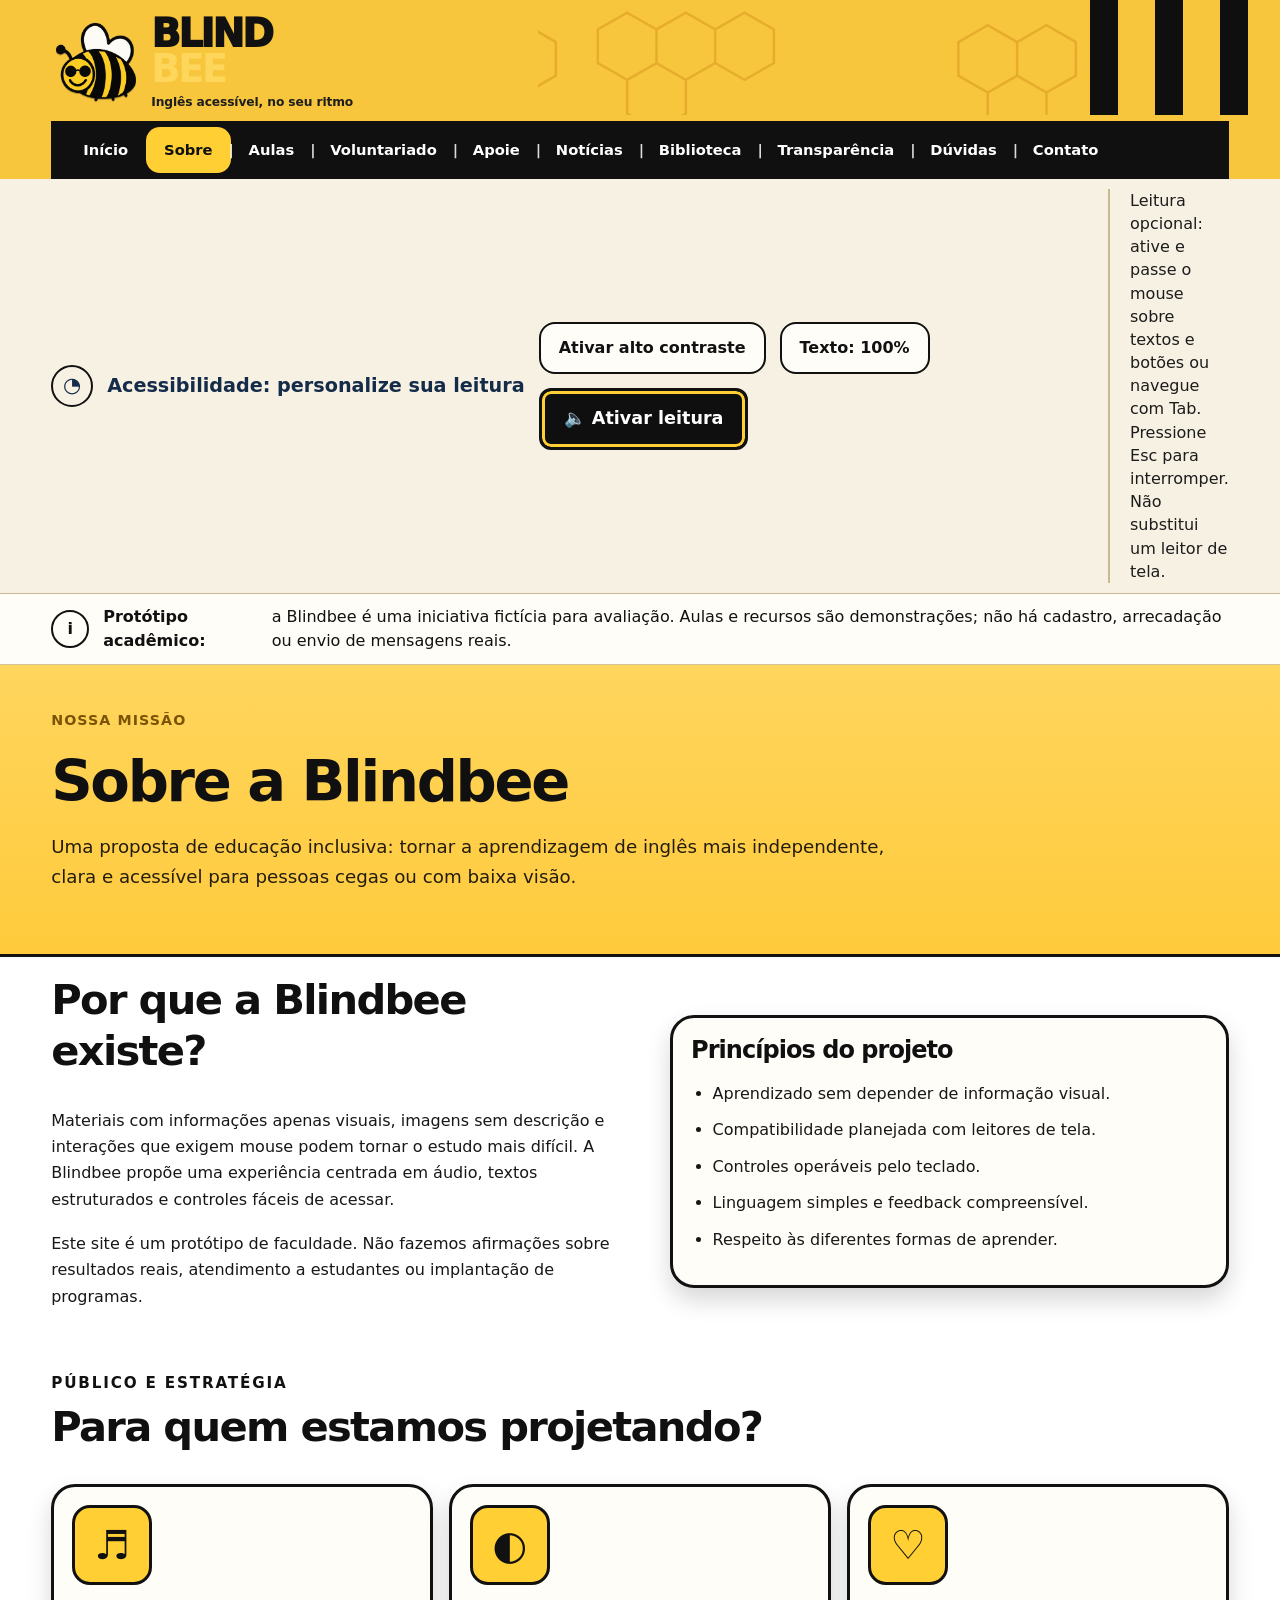
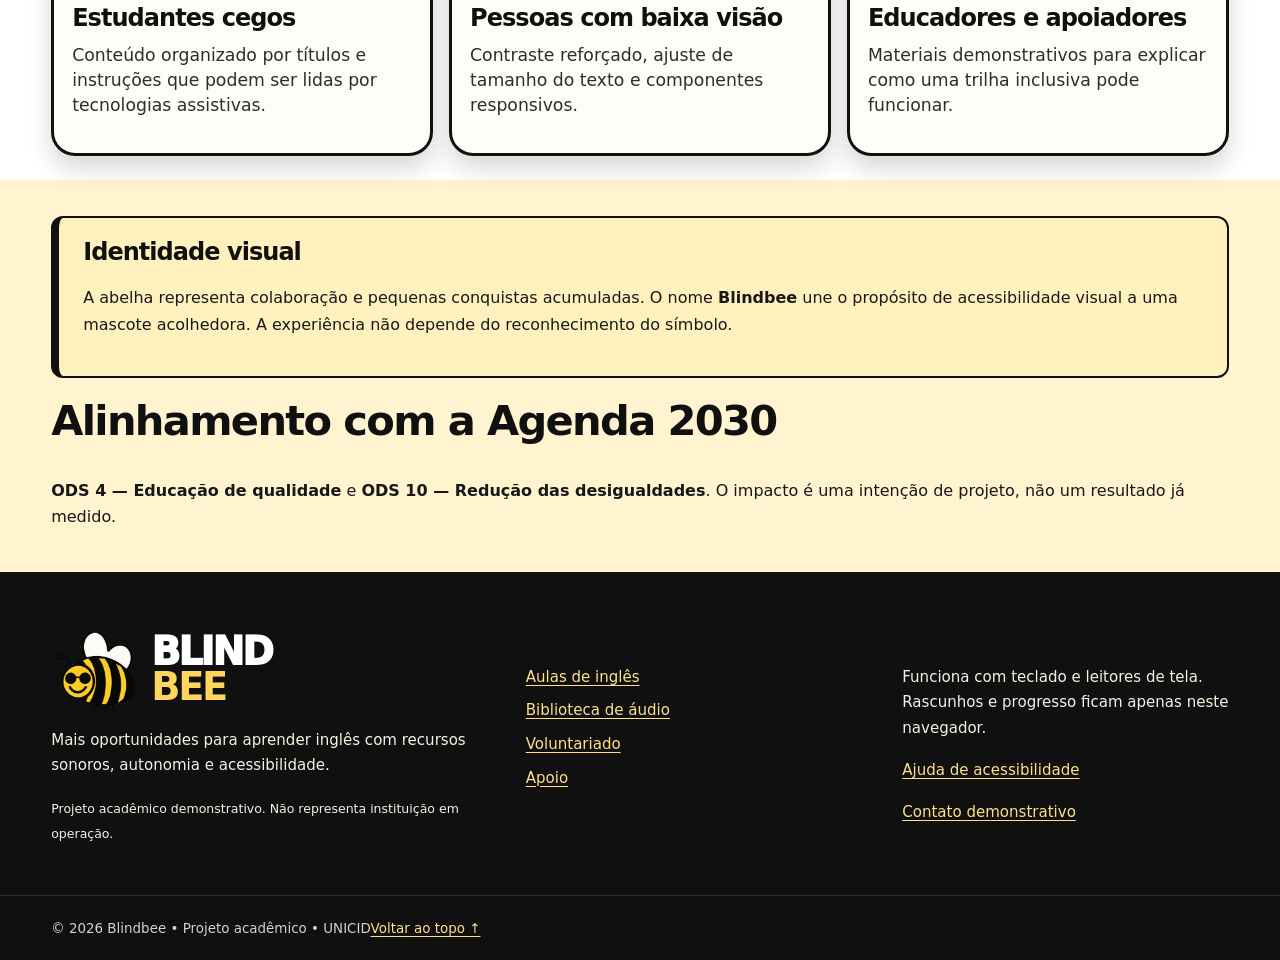
<file: sobre.html>
<!DOCTYPE html>

<html lang="pt-BR"><head><meta charset="utf-8"/><meta content="width=device-width,initial-scale=1" name="viewport"/><meta content="Missão da Blindbee e proposta inclusiva para aprender inglês." name="description"/><meta content="#ffcd42" name="theme-color"/><title>Sobre | Blindbee</title><link href="assets/img/favicon.svg" rel="icon" type="image/svg+xml"/><link href="assets/css/style.css" rel="stylesheet"/><link href="assets/css/acessibilidade.css" rel="stylesheet"/><script defer="" src="assets/js/main.js"></script><script defer="" src="assets/js/acessibilidade.js"></script><link href="assets/css/tema-blindbee.css" rel="stylesheet"/></head>
<body class="blindbee-site"><a class="pular" href="#conteudo">Pular para conteúdo principal</a>
<header class="cabecalho" id="topo"><div class="container cabecalho-interno"><a aria-label="Blindbee, ir para a página inicial" class="marca" href="index.html"><img alt="" height="80" src="assets/img/abelha-blindbee.svg" width="88"/><span>BLIND<strong>BEE</strong><small>Inglês acessível, no seu ritmo</small></span></a><button aria-controls="navegacao" aria-expanded="false" aria-label="Abrir menu de navegação" class="menu-botao" type="button"><span aria-hidden="true">☰</span> Menu</button><nav aria-label="Navegação principal" class="navegacao" id="navegacao"><a href="index.html">Início</a>
<a aria-current="page" href="sobre.html">Sobre</a>
<a href="projetos.html">Aulas</a>
<a href="voluntariado.html">Voluntariado</a>
<a href="doacoes.html">Apoie</a>
<a href="noticias.html">Notícias</a>
<a href="galeria.html">Biblioteca</a>
<a href="transparencia.html">Transparência</a>
<a href="faq.html">Dúvidas</a>
<a href="contato.html">Contato</a></nav></div></header>
<div class="barra-ferramentas"><div class="container"><p>Acessibilidade: personalize sua leitura</p><div class="botoes-acesso"><button aria-pressed="false" id="contraste" type="button">Ativar alto contraste</button><button id="aumentarFonte" type="button">Texto: 100%</button><button aria-describedby="blindbee-ajuda-voz" aria-pressed="false" id="blindbee-voz-toggle" type="button">🔈 Ativar leitura</button></div><p class="blindbee-ajuda-voz" id="blindbee-ajuda-voz">Leitura opcional: ative e passe o mouse sobre textos e botões ou navegue com Tab. Pressione Esc para interromper. Não substitui um leitor de tela.</p><span aria-live="polite" class="sr-only blindbee-status-voz" role="status"></span></div></div>
<div class="aviso-modelo" role="note"><div class="container"><strong>Protótipo acadêmico:</strong> a Blindbee é uma iniciativa fictícia para avaliação. Aulas e recursos são demonstrações; não há cadastro, arrecadação ou envio de mensagens reais.</div></div>
<main id="conteudo"><section class="intro-pagina"><div class="container"><p class="eyebrow">Nossa missão</p><h1>Sobre a Blindbee</h1><p>Uma proposta de educação inclusiva: tornar a aprendizagem de inglês mais independente, clara e acessível para pessoas cegas ou com baixa visão.</p></div></section><section class="secao"><div class="container"><div class="colunas"><div><h2>Por que a Blindbee existe?</h2><p>Materiais com informações apenas visuais, imagens sem descrição e interações que exigem mouse podem tornar o estudo mais difícil. A Blindbee propõe uma experiência centrada em áudio, textos estruturados e controles fáceis de acessar.</p><p>Este site é um protótipo de faculdade. Não fazemos afirmações sobre resultados reais, atendimento a estudantes ou implantação de programas.</p></div><div class="card"><h3>Princípios do projeto</h3><ul class="lista-limpa"><li>Aprendizado sem depender de informação visual.</li><li>Compatibilidade planejada com leitores de tela.</li><li>Controles operáveis pelo teclado.</li><li>Linguagem simples e feedback compreensível.</li><li>Respeito às diferentes formas de aprender.</li></ul></div></div></div></section><section class="secao"><div class="container"><div class="secao-cabeca"><p class="eyebrow">Público e estratégia</p><h2>Para quem estamos projetando?</h2></div><div class="cards cards-3"><article class="card"><div aria-hidden="true" class="card-icone">♬</div><h3>Estudantes cegos</h3><p>Conteúdo organizado por títulos e instruções que podem ser lidas por tecnologias assistivas.</p></article><article class="card"><div aria-hidden="true" class="card-icone">◐</div><h3>Pessoas com baixa visão</h3><p>Contraste reforçado, ajuste de tamanho do texto e componentes responsivos.</p></article><article class="card"><div aria-hidden="true" class="card-icone">♡</div><h3>Educadores e apoiadores</h3><p>Materiais demonstrativos para explicar como uma trilha inclusiva pode funcionar.</p></article></div></div></section><section class="secao fundo-claro"><div class="container"><div class="aviso"><h3>Identidade visual</h3><p>A abelha representa colaboração e pequenas conquistas acumuladas. O nome <strong>Blindbee</strong> une o propósito de acessibilidade visual a uma mascote acolhedora. A experiência não depende do reconhecimento do símbolo.</p></div><h2>Alinhamento com a Agenda 2030</h2><p><strong>ODS 4 — Educação de qualidade</strong> e <strong>ODS 10 — Redução das desigualdades</strong>. O impacto é uma intenção de projeto, não um resultado já medido.</p></div></section></main>
<footer class="rodape"><div class="container rodape-grid"><div><a class="marca" href="index.html"><img alt="" height="80" src="assets/img/abelha-blindbee.svg" width="88"/><span>BLIND<strong>BEE</strong></span></a><p>Mais oportunidades para aprender inglês com recursos sonoros, autonomia e acessibilidade.</p><p><small>Projeto acadêmico demonstrativo. Não representa instituição em operação.</small></p></div><div><h2>Explore o projeto</h2><ul><li><a href="projetos.html">Aulas de inglês</a></li><li><a href="galeria.html">Biblioteca de áudio</a></li><li><a href="voluntariado.html">Voluntariado</a></li><li><a href="doacoes.html">Apoio</a></li></ul></div><div><h2>Inclusão e privacidade</h2><p>Funciona com teclado e leitores de tela. Rascunhos e progresso ficam apenas neste navegador.</p><p><a href="faq.html">Ajuda de acessibilidade</a></p><p><a href="contato.html">Contato demonstrativo</a></p></div></div><div class="container rodape-base"><span>© 2026 Blindbee • Projeto acadêmico • UNICID</span><a href="#topo">Voltar ao topo ↑</a></div></footer></body></html>
</file>
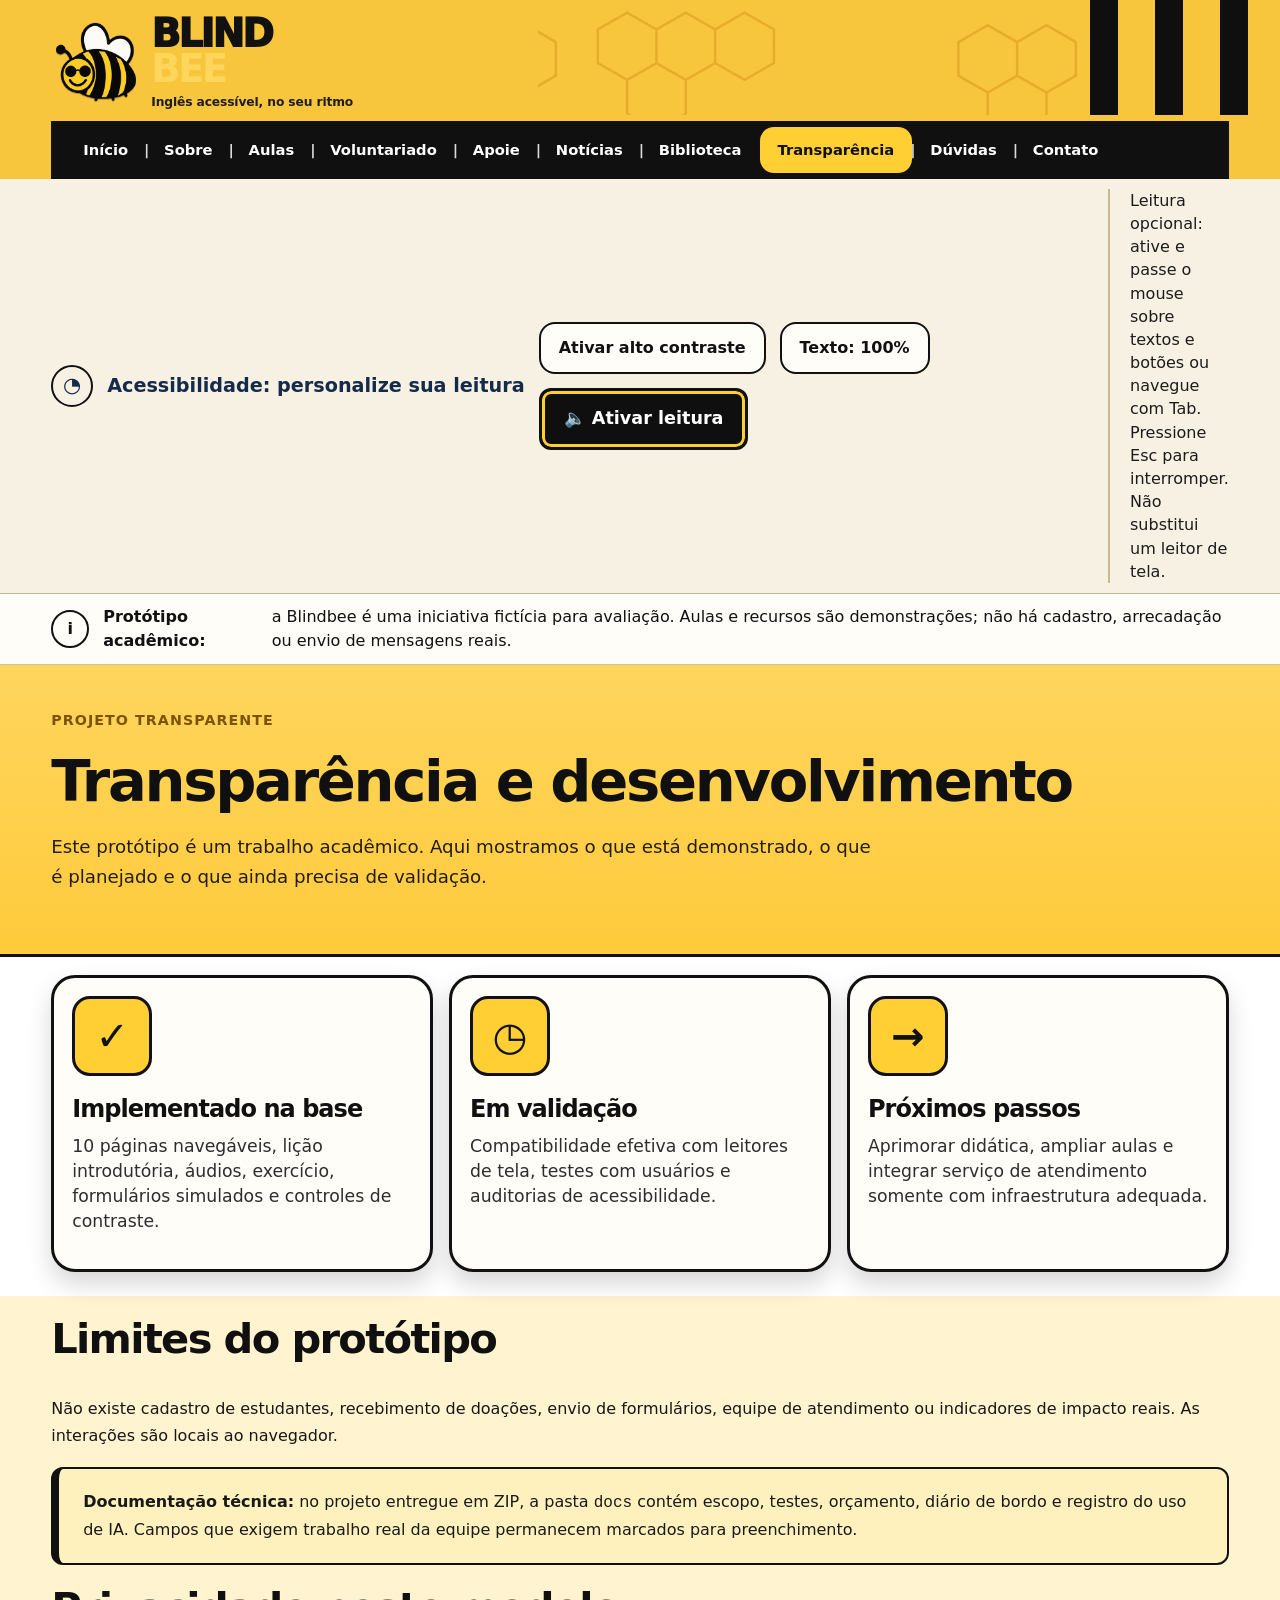
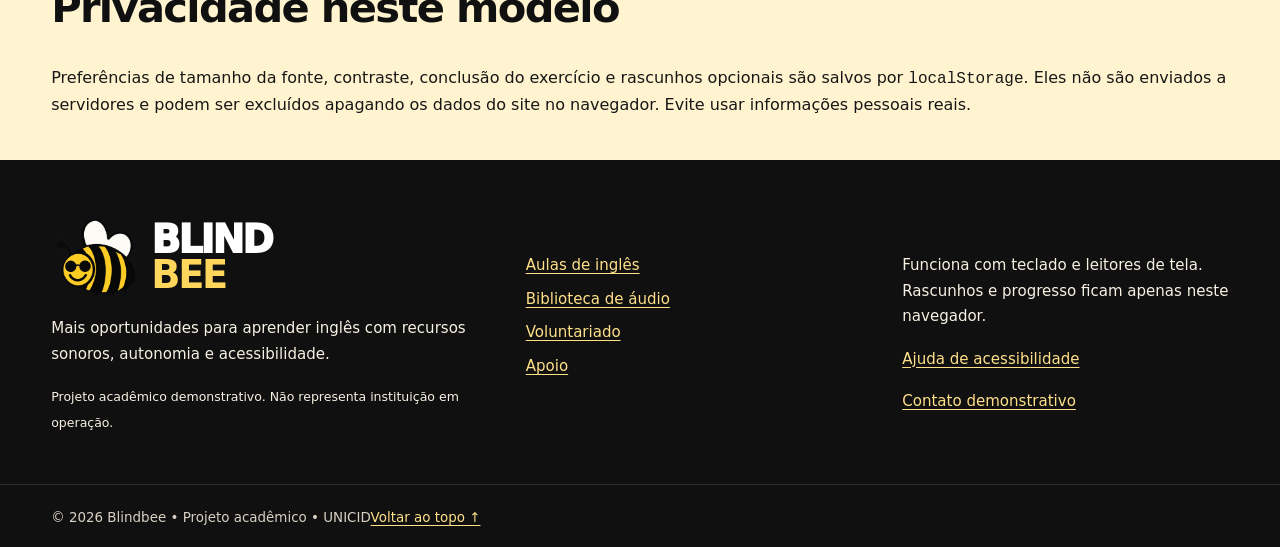
<file: transparencia.html>
<!DOCTYPE html>

<html lang="pt-BR"><head><meta charset="utf-8"/><meta content="width=device-width,initial-scale=1" name="viewport"/><meta content="Transparência acadêmica: escopo, limites, documentação e privacidade Blindbee." name="description"/><meta content="#ffcd42" name="theme-color"/><title>Transparência | Blindbee</title><link href="assets/img/favicon.svg" rel="icon" type="image/svg+xml"/><link href="assets/css/style.css" rel="stylesheet"/><link href="assets/css/acessibilidade.css" rel="stylesheet"/><script defer="" src="assets/js/main.js"></script><script defer="" src="assets/js/acessibilidade.js"></script><link href="assets/css/tema-blindbee.css" rel="stylesheet"/></head>
<body class="blindbee-site"><a class="pular" href="#conteudo">Pular para conteúdo principal</a>
<header class="cabecalho" id="topo"><div class="container cabecalho-interno"><a aria-label="Blindbee, ir para a página inicial" class="marca" href="index.html"><img alt="" height="80" src="assets/img/abelha-blindbee.svg" width="88"/><span>BLIND<strong>BEE</strong><small>Inglês acessível, no seu ritmo</small></span></a><button aria-controls="navegacao" aria-expanded="false" aria-label="Abrir menu de navegação" class="menu-botao" type="button"><span aria-hidden="true">☰</span> Menu</button><nav aria-label="Navegação principal" class="navegacao" id="navegacao"><a href="index.html">Início</a>
<a href="sobre.html">Sobre</a>
<a href="projetos.html">Aulas</a>
<a href="voluntariado.html">Voluntariado</a>
<a href="doacoes.html">Apoie</a>
<a href="noticias.html">Notícias</a>
<a href="galeria.html">Biblioteca</a>
<a aria-current="page" href="transparencia.html">Transparência</a>
<a href="faq.html">Dúvidas</a>
<a href="contato.html">Contato</a></nav></div></header>
<div class="barra-ferramentas"><div class="container"><p>Acessibilidade: personalize sua leitura</p><div class="botoes-acesso"><button aria-pressed="false" id="contraste" type="button">Ativar alto contraste</button><button id="aumentarFonte" type="button">Texto: 100%</button><button aria-describedby="blindbee-ajuda-voz" aria-pressed="false" id="blindbee-voz-toggle" type="button">🔈 Ativar leitura</button></div><p class="blindbee-ajuda-voz" id="blindbee-ajuda-voz">Leitura opcional: ative e passe o mouse sobre textos e botões ou navegue com Tab. Pressione Esc para interromper. Não substitui um leitor de tela.</p><span aria-live="polite" class="sr-only blindbee-status-voz" role="status"></span></div></div>
<div class="aviso-modelo" role="note"><div class="container"><strong>Protótipo acadêmico:</strong> a Blindbee é uma iniciativa fictícia para avaliação. Aulas e recursos são demonstrações; não há cadastro, arrecadação ou envio de mensagens reais.</div></div>
<main id="conteudo"><section class="intro-pagina"><div class="container"><p class="eyebrow">Projeto transparente</p><h1>Transparência e desenvolvimento</h1><p>Este protótipo é um trabalho acadêmico. Aqui mostramos o que está demonstrado, o que é planejado e o que ainda precisa de validação.</p></div></section><section class="secao"><div class="container"><div class="cards cards-3"><article class="card"><div aria-hidden="true" class="card-icone">✓</div><h3>Implementado na base</h3><p>10 páginas navegáveis, lição introdutória, áudios, exercício, formulários simulados e controles de contraste.</p></article><article class="card"><div aria-hidden="true" class="card-icone">◷</div><h3>Em validação</h3><p>Compatibilidade efetiva com leitores de tela, testes com usuários e auditorias de acessibilidade.</p></article><article class="card"><div aria-hidden="true" class="card-icone">→</div><h3>Próximos passos</h3><p>Aprimorar didática, ampliar aulas e integrar serviço de atendimento somente com infraestrutura adequada.</p></article></div></div></section><section class="secao fundo-claro"><div class="container"><h2>Limites do protótipo</h2><p>Não existe cadastro de estudantes, recebimento de doações, envio de formulários, equipe de atendimento ou indicadores de impacto reais. As interações são locais ao navegador.</p><div class="aviso"><strong>Documentação técnica:</strong> no projeto entregue em ZIP, a pasta <code>docs</code> contém escopo, testes, orçamento, diário de bordo e registro do uso de IA. Campos que exigem trabalho real da equipe permanecem marcados para preenchimento.</div><h2>Privacidade neste modelo</h2><p>Preferências de tamanho da fonte, contraste, conclusão do exercício e rascunhos opcionais são salvos por <code>localStorage</code>. Eles não são enviados a servidores e podem ser excluídos apagando os dados do site no navegador. Evite usar informações pessoais reais.</p></div></section></main>
<footer class="rodape"><div class="container rodape-grid"><div><a class="marca" href="index.html"><img alt="" height="80" src="assets/img/abelha-blindbee.svg" width="88"/><span>BLIND<strong>BEE</strong></span></a><p>Mais oportunidades para aprender inglês com recursos sonoros, autonomia e acessibilidade.</p><p><small>Projeto acadêmico demonstrativo. Não representa instituição em operação.</small></p></div><div><h2>Explore o projeto</h2><ul><li><a href="projetos.html">Aulas de inglês</a></li><li><a href="galeria.html">Biblioteca de áudio</a></li><li><a href="voluntariado.html">Voluntariado</a></li><li><a href="doacoes.html">Apoio</a></li></ul></div><div><h2>Inclusão e privacidade</h2><p>Funciona com teclado e leitores de tela. Rascunhos e progresso ficam apenas neste navegador.</p><p><a href="faq.html">Ajuda de acessibilidade</a></p><p><a href="contato.html">Contato demonstrativo</a></p></div></div><div class="container rodape-base"><span>© 2026 Blindbee • Projeto acadêmico • UNICID</span><a href="#topo">Voltar ao topo ↑</a></div></footer></body></html>
</file>
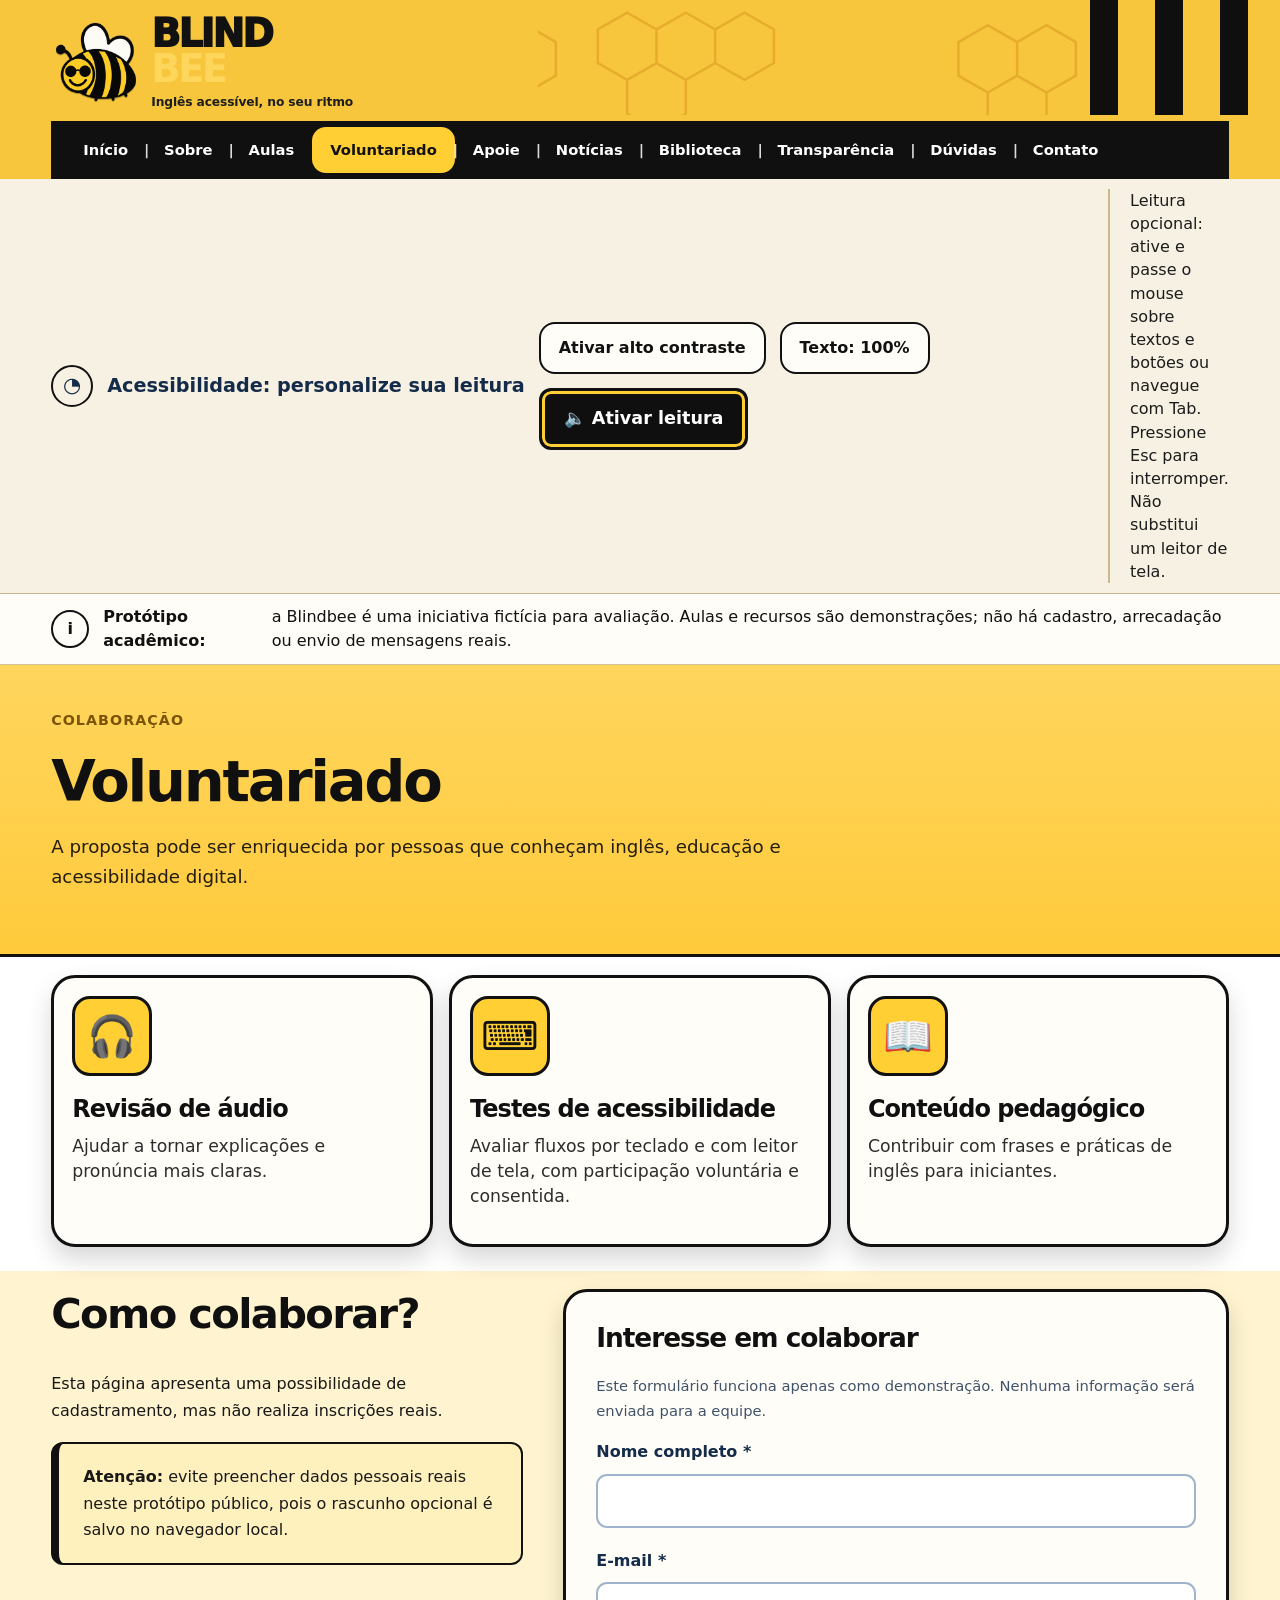
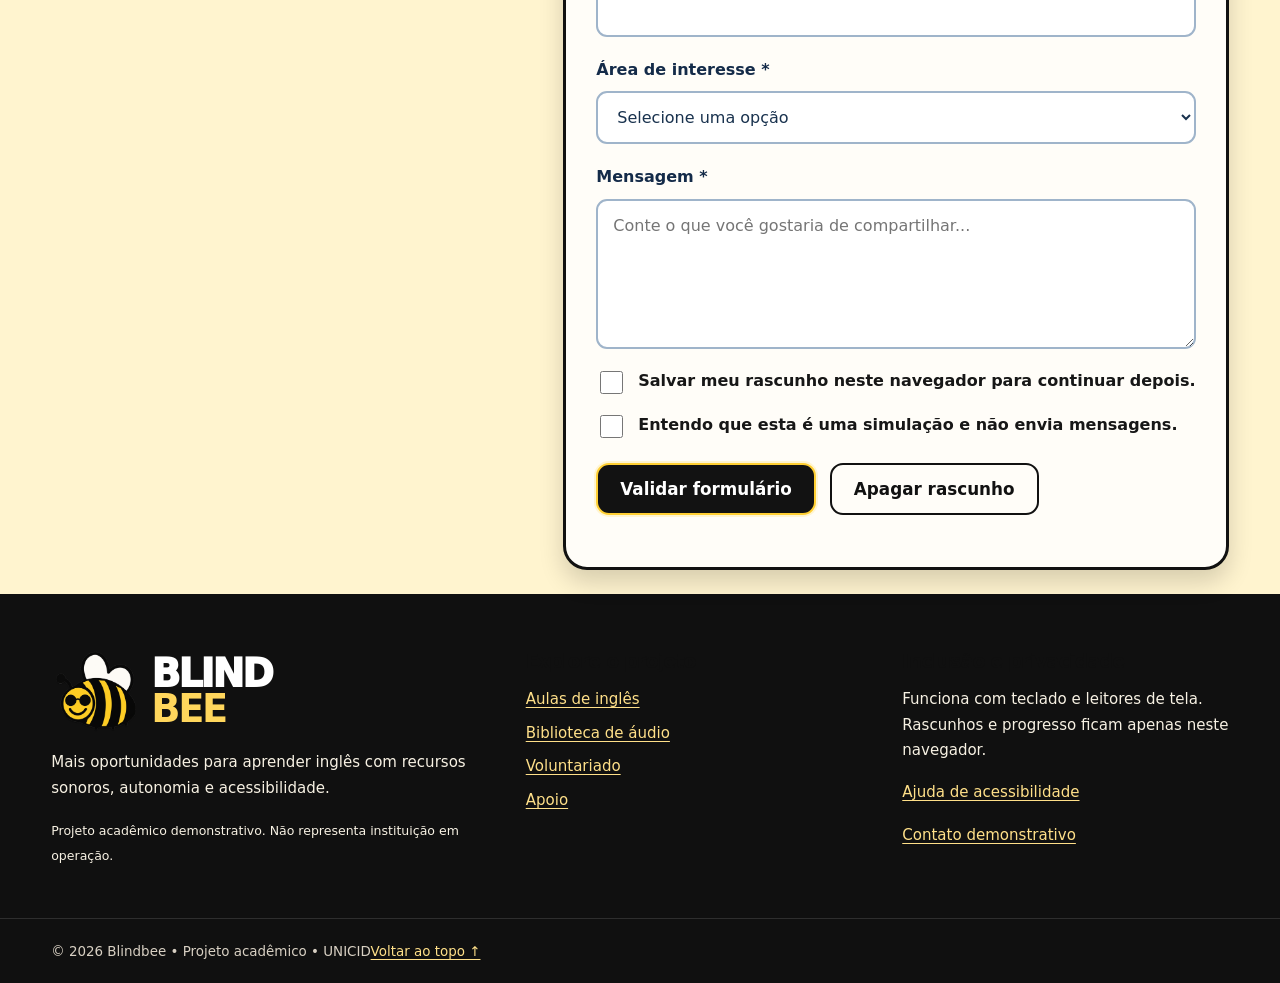
<file: voluntariado.html>
<!DOCTYPE html>

<html lang="pt-BR"><head><meta charset="utf-8"/><meta content="width=device-width,initial-scale=1" name="viewport"/><meta content="Voluntariado no projeto acadêmico Blindbee: educação e acessibilidade." name="description"/><meta content="#ffcd42" name="theme-color"/><title>Voluntariado | Blindbee</title><link href="assets/img/favicon.svg" rel="icon" type="image/svg+xml"/><link href="assets/css/style.css" rel="stylesheet"/><link href="assets/css/acessibilidade.css" rel="stylesheet"/><script defer="" src="assets/js/main.js"></script><script defer="" src="assets/js/acessibilidade.js"></script><link href="assets/css/tema-blindbee.css" rel="stylesheet"/></head>
<body class="blindbee-site"><a class="pular" href="#conteudo">Pular para conteúdo principal</a>
<header class="cabecalho" id="topo"><div class="container cabecalho-interno"><a aria-label="Blindbee, ir para a página inicial" class="marca" href="index.html"><img alt="" height="80" src="assets/img/abelha-blindbee.svg" width="88"/><span>BLIND<strong>BEE</strong><small>Inglês acessível, no seu ritmo</small></span></a><button aria-controls="navegacao" aria-expanded="false" aria-label="Abrir menu de navegação" class="menu-botao" type="button"><span aria-hidden="true">☰</span> Menu</button><nav aria-label="Navegação principal" class="navegacao" id="navegacao"><a href="index.html">Início</a>
<a href="sobre.html">Sobre</a>
<a href="projetos.html">Aulas</a>
<a aria-current="page" href="voluntariado.html">Voluntariado</a>
<a href="doacoes.html">Apoie</a>
<a href="noticias.html">Notícias</a>
<a href="galeria.html">Biblioteca</a>
<a href="transparencia.html">Transparência</a>
<a href="faq.html">Dúvidas</a>
<a href="contato.html">Contato</a></nav></div></header>
<div class="barra-ferramentas"><div class="container"><p>Acessibilidade: personalize sua leitura</p><div class="botoes-acesso"><button aria-pressed="false" id="contraste" type="button">Ativar alto contraste</button><button id="aumentarFonte" type="button">Texto: 100%</button><button aria-describedby="blindbee-ajuda-voz" aria-pressed="false" id="blindbee-voz-toggle" type="button">🔈 Ativar leitura</button></div><p class="blindbee-ajuda-voz" id="blindbee-ajuda-voz">Leitura opcional: ative e passe o mouse sobre textos e botões ou navegue com Tab. Pressione Esc para interromper. Não substitui um leitor de tela.</p><span aria-live="polite" class="sr-only blindbee-status-voz" role="status"></span></div></div>
<div class="aviso-modelo" role="note"><div class="container"><strong>Protótipo acadêmico:</strong> a Blindbee é uma iniciativa fictícia para avaliação. Aulas e recursos são demonstrações; não há cadastro, arrecadação ou envio de mensagens reais.</div></div>
<main id="conteudo"><section class="intro-pagina"><div class="container"><p class="eyebrow">Colaboração</p><h1>Voluntariado</h1><p>A proposta pode ser enriquecida por pessoas que conheçam inglês, educação e acessibilidade digital.</p></div></section><section class="secao"><div class="container"><div class="cards cards-3"><article class="card"><div aria-hidden="true" class="card-icone">🎧</div><h3>Revisão de áudio</h3><p>Ajudar a tornar explicações e pronúncia mais claras.</p></article><article class="card"><div aria-hidden="true" class="card-icone">⌨</div><h3>Testes de acessibilidade</h3><p>Avaliar fluxos por teclado e com leitor de tela, com participação voluntária e consentida.</p></article><article class="card"><div aria-hidden="true" class="card-icone">📖</div><h3>Conteúdo pedagógico</h3><p>Contribuir com frases e práticas de inglês para iniciantes.</p></article></div></div></section><section class="secao fundo-claro"><div class="container"><div class="form-layout"><div><h2>Como colaborar?</h2><p>Esta página apresenta uma possibilidade de cadastramento, mas não realiza inscrições reais.</p><div class="aviso aviso-aten"><strong>Atenção:</strong> evite preencher dados pessoais reais neste protótipo público, pois o rascunho opcional é salvo no navegador local.</div></div><form class="form-card" data-form="sim" data-storage="blindbee-voluntario-rascunho-v1" novalidate=""><h2>Interesse em colaborar</h2><p class="explicacao">Este formulário funciona apenas como demonstração. Nenhuma informação será enviada para a equipe.</p><div class="campo"><label for="nome">Nome completo *</label><input aria-describedby="erro-nome" autocomplete="name" id="nome" name="nome" required="" type="text"/><span aria-live="polite" class="erro" id="erro-nome"></span></div><div class="campo"><label for="email">E-mail *</label><input aria-describedby="erro-email" autocomplete="email" id="email" name="email" required="" type="email"/><span aria-live="polite" class="erro" id="erro-email"></span></div><div class="campo"><label for="assunto">Área de interesse *</label><select aria-describedby="erro-assunto" id="assunto" name="assunto" required=""><option value="">Selecione uma opção</option><option value="audio">Áudio e pronúncia</option><option value="acessibilidade">Acessibilidade</option><option value="ensino">Ensino de inglês</option></select><span aria-live="polite" class="erro" id="erro-assunto"></span></div><div class="campo"><label for="mensagem">Mensagem *</label><textarea aria-describedby="erro-mensagem" id="mensagem" minlength="12" name="mensagem" placeholder="Conte o que você gostaria de compartilhar..." required=""></textarea><span aria-live="polite" class="erro" id="erro-mensagem"></span></div><label class="check-linha"><input id="guardar" name="guardar" type="checkbox"/> Salvar meu rascunho neste navegador para continuar depois.</label><label class="check-linha"><input aria-describedby="erro-concordo" id="concordo" name="concordo" type="checkbox"/> Entendo que esta é uma simulação e não envia mensagens.</label><span aria-live="polite" class="erro" id="erro-concordo"></span><div class="acoes"><button class="btn btn-primario" type="submit">Validar formulário</button><button class="btn btn-secundario" data-limpar-rascunho="" type="button">Apagar rascunho</button></div><p aria-live="polite" class="form-status" data-status="" role="status"></p></form></div></div></section></main>
<footer class="rodape"><div class="container rodape-grid"><div><a class="marca" href="index.html"><img alt="" height="80" src="assets/img/abelha-blindbee.svg" width="88"/><span>BLIND<strong>BEE</strong></span></a><p>Mais oportunidades para aprender inglês com recursos sonoros, autonomia e acessibilidade.</p><p><small>Projeto acadêmico demonstrativo. Não representa instituição em operação.</small></p></div><div><h2>Explore o projeto</h2><ul><li><a href="projetos.html">Aulas de inglês</a></li><li><a href="galeria.html">Biblioteca de áudio</a></li><li><a href="voluntariado.html">Voluntariado</a></li><li><a href="doacoes.html">Apoio</a></li></ul></div><div><h2>Inclusão e privacidade</h2><p>Funciona com teclado e leitores de tela. Rascunhos e progresso ficam apenas neste navegador.</p><p><a href="faq.html">Ajuda de acessibilidade</a></p><p><a href="contato.html">Contato demonstrativo</a></p></div></div><div class="container rodape-base"><span>© 2026 Blindbee • Projeto acadêmico • UNICID</span><a href="#topo">Voltar ao topo ↑</a></div></footer></body></html>
</file>
<file: assets/css/style.css>
/* Blindbee — estilo principal reconstruído para o pacote completo.
   Cores: azul-marinho, amarelo abelha e superfícies claras. */
:root {
  --navy:#142b49; --navy-deep:#0d2038; --navy-soft:#24446b;
  --ink:#19324e; --muted:#41536a; --gold:#ffd65c; --gold-dark:#f1be36;
  --paper:#ffffff; --cream:#fff9ea; --pale:#edf4fb; --line:#d3dfe9;
  --focus:#1166dc; --radius:18px; --shadow:0 12px 36px rgba(18,43,73,.11);
  font-family:system-ui,-apple-system,BlinkMacSystemFont,"Segoe UI",sans-serif;
}
html{scroll-behavior:smooth;scroll-padding-top:24px}
*, *::before,*::after{box-sizing:border-box}
body{margin:0;background:var(--paper);color:var(--ink);font-size:1rem;line-height:1.65;overflow-wrap:break-word}
img,svg,video{max-width:100%;height:auto}
a{color:#184a86;text-underline-offset:3px}
a:hover{color:#0b2d54}
a:focus-visible,button:focus-visible,summary:focus-visible,input:focus-visible,select:focus-visible,textarea:focus-visible{outline:4px solid var(--focus);outline-offset:4px}
h1,h2,h3{line-height:1.22;color:var(--navy);letter-spacing:-.025em;margin:0 0 .75em}
h1{font-size:clamp(2.25rem,5vw,4.1rem);line-height:1.1}
h2{font-size:clamp(1.7rem,3.3vw,2.6rem)}
h3{font-size:clamp(1.28rem,2vw,1.5rem)}
p{margin:0 0 1.1em}
ul{padding-left:1.35em}
.container{max-width:1170px;margin:0 auto;padding-inline:clamp(18px,4.4vw,44px)}
.sr-only{position:absolute!important;width:1px;height:1px;padding:0;margin:-1px;overflow:hidden;clip:rect(0,0,0,0);white-space:nowrap;border:0}
.pular{position:absolute;z-index:9999;left:18px;top:-160px;background:var(--gold);color:var(--navy);border:3px solid var(--navy);border-radius:12px;padding:12px 18px;font-weight:800}
.pular:focus{top:14px}
.cabecalho{background:var(--navy);color:#fff;border-bottom:4px solid var(--gold)}
.cabecalho-interno{min-height:94px;display:flex;align-items:center;gap:22px;justify-content:space-between;padding-block:14px;flex-wrap:wrap}
.marca{display:inline-flex;align-items:center;gap:11px;text-decoration:none;color:#fff;font-size:1.65rem;font-weight:800;line-height:1;white-space:nowrap}
.marca:hover,.marca:focus{color:#fff}
.marca img{width:62px;height:62px;flex:none}
.marca strong{color:var(--gold)}
.marca small{display:block;font-size:.63rem;font-weight:500;color:#e6eefa;letter-spacing:.02em;margin-top:6px}
.navegacao{display:flex;flex:1;justify-content:flex-end;align-items:center;flex-wrap:wrap;gap:3px 4px}
.navegacao a{border-radius:10px;text-decoration:none;color:#fff;font-size:.87rem;font-weight:650;padding:9px 10px;transition:background .14s ease}
.navegacao a:hover,.navegacao a[aria-current="page"]{background:var(--gold);color:var(--navy-deep)}
.menu-botao{display:none;background:var(--gold);color:var(--navy);border:2px solid var(--gold);border-radius:12px;font:700 1rem inherit;cursor:pointer}
.barra-ferramentas{background:var(--cream);border-bottom:1px solid #eadbac;padding-block:13px}
.barra-ferramentas>.container{display:flex;align-items:center;justify-content:space-between;gap:14px 22px;flex-wrap:wrap}
.barra-ferramentas p{margin:0;font-weight:780;font-size:1rem;color:var(--navy)}
.botoes-acesso{display:flex;gap:10px;align-items:center;flex-wrap:wrap}
.botoes-acesso button{color:var(--navy);background:#fff;border:2px solid var(--navy-soft);border-radius:10px;padding:10px 16px;min-height:49px;font:700 1rem system-ui,sans-serif;cursor:pointer}
.botoes-acesso button:hover{background:var(--gold)}
.blindbee-ajuda-voz{flex-basis:100%;color:#314b64;margin:0!important;font-size:.97rem!important;font-weight:500!important}
.aviso-modelo{background:#eaf3fc;border-bottom:1px solid #d2e1f0;padding-block:11px;color:#254561;font-size:.86rem}
.aviso-modelo .container{line-height:1.5}
.hero{background:linear-gradient(118deg,#fffdf6 10%,#fff3c5 65%,#e9f2fd 100%);padding-block:clamp(52px,7vw,104px)}
.hero-grid{display:grid;grid-template-columns:minmax(0,1.16fr) minmax(290px,.84fr);align-items:center;gap:clamp(35px,6vw,74px)}
.hero h1 em{font-style:normal;color:#966104;text-decoration:underline;text-decoration-color:var(--gold);text-decoration-thickness:.14em;text-underline-offset:7px}
.selo,.eyebrow{display:inline-block;color:#7b5305;font-size:.89rem;font-weight:850;letter-spacing:.075em;text-transform:uppercase;margin-bottom:18px}
.selo{background:var(--gold);border-radius:999px;padding:9px 17px;color:var(--navy)}
.lead{color:#34485e;font-size:clamp(1.11rem,2vw,1.38rem);line-height:1.67;max-width:61ch}
.disclaimer,.explicacao,.metadados{font-size:.92rem;color:var(--muted)}
.hero-imagem{border-radius:34px;background:#fff;border:2px solid #f4e2af;box-shadow:var(--shadow);padding:14px;overflow:hidden}
.hero-imagem img{display:block;width:100%;height:auto}
.acoes{display:flex;align-items:center;gap:14px;flex-wrap:wrap;margin:22px 0}
.btn{display:inline-flex;align-items:center;justify-content:center;gap:10px;text-align:center;border-radius:13px;border:2px solid transparent;padding:13px 22px;min-height:52px;font:750 1.05rem/1.35 system-ui,sans-serif;text-decoration:none;cursor:pointer;white-space:normal;transition:transform .14s,background .14s,box-shadow .14s}
.btn:hover{transform:translateY(-2px);box-shadow:0 8px 18px #16345620}
.btn-primario{background:var(--navy);color:#fff;border-color:var(--navy)}
.btn-primario:hover{background:#26517a;color:#fff}
.btn-secundario{background:#fff;color:var(--navy);border-color:var(--navy)}
.btn-secundario:hover{background:var(--gold);color:var(--navy)}
.btn-claro{background:var(--gold);color:var(--navy);border-color:var(--gold)}
.btn-claro:hover{background:#fff;color:var(--navy)}
.secao{padding-block:clamp(50px,6.5vw,92px)}
.fundo-claro{background:var(--pale)}
.secao-cabeca{max-width:820px;margin-bottom:30px}
.secao-cabeca p{font-size:1.09rem;color:var(--muted)}
.secao-cabeca .eyebrow{color:#946312}
.intro-pagina{background:linear-gradient(125deg,#fff4cd,#f0f6ff);padding-block:clamp(45px,6vw,74px);border-bottom:1px solid #e8dcc0}
.intro-pagina .container{max-width:1258px}
.intro-pagina h1{font-size:clamp(2.1rem,4.5vw,3.7rem);margin-bottom:18px}
.intro-pagina p:not(.eyebrow){max-width:72ch;font-size:1.16rem;color:#40556a}
.cards{display:grid;gap:20px;align-items:stretch}
.cards-3{grid-template-columns:repeat(3,minmax(0,1fr))}
.cards-2{grid-template-columns:repeat(2,minmax(0,1fr))}
.card,.frase-card,.form-card,.faq-interativa{background:#fff;border:1px solid var(--line);border-radius:var(--radius);padding:clamp(20px,2.6vw,30px);box-shadow:0 8px 24px #142b490c}
.card h3,.frase-card h3{margin-bottom:10px}
.card p,.frase-card p{color:var(--muted)}
.card-icone{display:flex;align-items:center;justify-content:center;background:#fff1bf;color:#7d4e00;border-radius:14px;width:64px;height:64px;font-size:2rem;font-weight:850;margin-bottom:19px}
.link-texto{display:inline-flex;align-items:center;min-height:46px;padding:8px 0;color:#134d89;font-size:1rem;font-weight:800}
.link-texto:hover{color:#0d2c4d}
.colunas{display:grid;grid-template-columns:repeat(2,minmax(0,1fr));gap:clamp(25px,5vw,60px);align-items:center}
.imagens-guia img{background:#fff;border-radius:24px;padding:12px;box-shadow:var(--shadow)}
.numero-ods{border:2px solid #e4c663;border-radius:13px;background:#fffdf4;padding:14px 18px;font-size:1.3rem;font-weight:900}
.lista-limpa li{margin-bottom:10px}
.aviso{background:#eaf4fd;border:1px solid #b2d4f4;border-inline-start:5px solid #2078c2;padding:20px 24px;border-radius:12px;margin-block:18px;color:#193a59}
.aviso-aten{background:#fff7de;border-color:#f3d77a;border-inline-start-color:#ab730f}
.faixa-cta{background:var(--navy);color:#fff;padding-block:clamp(44px,6vw,80px)}
.faixa-cta h2,.faixa-cta p{color:#fff}
.rodape{background:var(--navy-deep);color:#dce8f4;padding-block:56px 20px}
.rodape .marca{margin-bottom:18px}
.rodape h2{color:#fff;font-size:1.18rem;margin-bottom:14px}
.rodape a{color:#fbe29a}
.rodape a:hover{color:#fff}
.rodape p,.rodape li{font-size:.94rem;line-height:1.7}
.rodape ul{list-style:none;padding:0;margin:0}
.rodape li{margin-bottom:8px}
.rodape-grid{display:grid;grid-template-columns:1.3fr 1fr 1fr;gap:50px}
.rodape-base{border-top:1px solid #35506d;margin-top:32px;padding-top:22px;font-size:.84rem;color:#b8cde3}
.frase-card{border-top:5px solid var(--gold)}
.frase-card h3{font-size:1.9rem}
.frase-card .btn{width:100%}
.progresso,.resposta{padding:12px 16px;border-radius:10px;background:#eaf4fd;color:#193f61;border:1px solid #c7deef}
.quiz{padding:24px;border:1px solid var(--line);background:#fff;border-radius:18px}
.quiz fieldset{padding:0;margin:0 0 20px;border:0}
.quiz legend{font-weight:800;font-size:1.2rem;color:var(--navy);margin-bottom:12px}
.opcao{display:flex;align-items:center;gap:12px;border:2px solid #c2d5e7;padding:15px 18px;margin-bottom:10px;border-radius:12px;font-weight:700;cursor:pointer}
.opcao:hover,.opcao:has(input:checked){background:#fff2bf;border-color:#ac7a11}
.opcao input{width:24px;height:24px;accent-color:var(--navy);flex:none}
.form-layout{display:grid;grid-template-columns:.83fr 1.17fr;gap:40px;align-items:start}
.form-card h2{font-size:1.65rem}
.campo{margin-bottom:20px}
.campo label,.faq-interativa label{display:block;color:var(--navy);font-weight:750;margin-bottom:8px}
.campo input,.campo select,.campo textarea,.faq-interativa select,.filtros select,.filtros input{display:block;width:100%;font:inherit;color:var(--ink);background:#fff;border:2px solid #9fb4ca;border-radius:11px;padding:12px 15px;min-height:53px}
.campo textarea{min-height:150px;resize:vertical}
.campo [aria-invalid="true"]{border-color:#ad211c;background:#fffafa}
.erro{display:block;color:#99231b;font-size:.91rem;font-weight:700;min-height:0;margin-top:4px}
.check-linha{display:flex;align-items:flex-start;gap:12px;margin:16px 0;line-height:1.5;font-weight:600}
.check-linha input{width:23px;height:23px;accent-color:var(--navy);flex:none;margin-top:2px}
.form-status{font-weight:750;color:#20527b}
.faq-interativa select{margin:12px 0 18px}
.faq-interativa .btn{margin-bottom:10px}
details{border:1px solid var(--line);border-radius:12px;background:#fff;margin:10px 0;overflow:hidden}
summary{cursor:pointer;padding:16px 18px;font-weight:750;color:var(--navy);min-height:54px}
details[open] summary{background:#fff2c9}
details p{padding:0 18px 17px;margin:0}
.filtros{display:grid;grid-template-columns:repeat(2,minmax(0,1fr));gap:24px;margin:20px 0}
.chip{display:inline-block;background:#fff0c4;border-radius:50px;color:#674803!important;padding:5px 13px;font-size:.83rem;font-weight:750}
.material-audio{display:grid;grid-template-columns:repeat(3,minmax(0,1fr));gap:18px}
.material-audio article{background:#fff;border:1px solid var(--line);border-radius:16px;padding:22px;min-width:0}
.material-audio audio{width:100%;min-width:0;margin-bottom:12px}
.material-video{display:grid;grid-template-columns:1.15fr .85fr;gap:28px;align-items:center}
.material-video video{display:block;width:100%;background:var(--navy);border-radius:14px}
iframe{width:100%;min-height:340px;max-width:100%;border-radius:12px;border:1px solid var(--line)}
[hidden]{display:none!important}
/* Preferências de alto contraste */
body.alto-contraste{--navy:#000;--navy-deep:#000;--navy-soft:#111;--ink:#000;--muted:#111;--gold:#ffff00;--gold-dark:#ffef00;--cream:#fff;--pale:#fff;--line:#000;--paper:#fff;--focus:#000;color:#000;background:#fff}
body.alto-contraste .hero,body.alto-contraste .intro-pagina{background:#fff}
body.alto-contraste .card,body.alto-contraste .frase-card,body.alto-contraste .form-card,body.alto-contraste .faq-interativa{border:2px solid #000}
body.alto-contraste .aviso,body.alto-contraste .resposta,body.alto-contraste .progresso{background:#fff;border:2px solid #000;color:#000}
body.alto-contraste .selo,body.alto-contraste .card-icone{background:#ffff00;color:#000}
body.alto-contraste :is(a,button,input,select,textarea):focus-visible{outline:4px solid #ef6200;outline-offset:4px}
@media(max-width:1100px){
  .cabecalho-interno{gap:8px}
  .navegacao a{font-size:.82rem;padding:8px}
}
@media(max-width:930px){
  .cabecalho-interno{min-height:82px}
  .menu-botao{display:inline-flex;align-items:center;justify-content:center;padding:10px 15px;min-height:48px;font-size:1.05rem;font-weight:800}
  .navegacao{flex:1 0 100%;justify-content:flex-start;gap:5px;padding-block:8px}
  body.js-ativa .navegacao:not([data-aberta="true"]){display:none}
  .navegacao a{font-size:1rem;padding:12px 14px;min-height:48px}
  .hero-grid{grid-template-columns:1fr 320px;gap:22px}
  .cards-3{grid-template-columns:repeat(2,minmax(0,1fr))}
  .rodape-grid{grid-template-columns:repeat(2,minmax(0,1fr));gap:24px}
}
@media(max-width:690px){
  .cabecalho-interno{gap:14px}
  .marca{font-size:1.4rem}
  .marca img{height:54px;width:54px}
  .navegacao{flex-direction:column;align-items:stretch}
  .navegacao a{width:100%;padding:15px}
  .hero-grid,.colunas,.form-layout,.material-video,.filtros{grid-template-columns:1fr}
  .hero-imagem{max-width:540px}
  .cards-3,.cards-2,.material-audio,.rodape-grid{grid-template-columns:1fr}
  .barra-ferramentas>.container{align-items:stretch}
  .botoes-acesso{width:100%}
  .botoes-acesso button{flex:1 1 150px}
  .faixa-cta .acoes,.acoes{align-items:stretch}
  .acoes .btn{width:100%}
}
@media(prefers-reduced-motion:reduce){*,*::before,*::after{scroll-behavior:auto!important;transition:none!important;animation:none!important}}
</file>
<file: assets/css/acessibilidade.css>
/* Blindbee — complemento de acessibilidade (2026)
   Deve ser carregado DEPOIS de assets/css/style.css.
   Mantém as cores originais dos botões, ampliando as áreas de interação. */

.blindbee-site *, .blindbee-site *::before, .blindbee-site *::after {
  box-sizing: border-box;
}

/* Botões de navegação e ações podem ser alcançados com mais facilidade. */
.blindbee-site .menu-botao,
.blindbee-site .navegacao a {
  min-height: 48px;
}
.blindbee-site .navegacao a {
  display: inline-flex;
  align-items: center;
  padding: 10px 12px;
}
.blindbee-site .menu-botao { padding: 12px 18px; }

.blindbee-site .botoes-acesso {
  display: flex;
  flex-wrap: wrap;
  align-items: center;
  gap: 12px;
}
.blindbee-site .botoes-acesso button {
  min-height: 56px;
  padding: 12px 18px;
  font-size: 1.05rem;
  font-weight: 700;
  line-height: 1.35;
  white-space: normal;
  cursor: pointer;
}
.blindbee-site #blindbee-voz-toggle {
  min-height: 62px;
  padding: 14px 22px;
  border: 3px solid #ffda53;
  border-radius: 12px;
  background: #172b49;
  color: #fff;
  font: 750 1.1rem/1.35 system-ui, sans-serif;
  cursor: pointer;
}
.blindbee-site #blindbee-voz-toggle[aria-pressed="true"] {
  background: #ffdf62;
  border-color: #172b49;
  color: #12213a;
}
.blindbee-site #blindbee-voz-toggle:disabled {
  opacity: .75;
  cursor: not-allowed;
}
.blindbee-site .blindbee-ajuda-voz {
  font-size: 1rem;
  line-height: 1.55;
  margin: 12px 0 0;
}
.blindbee-site .sr-only {
  position: absolute !important;
  width: 1px !important;
  height: 1px !important;
  padding: 0 !important;
  margin: -1px !important;
  overflow: hidden !important;
  clip: rect(0, 0, 0, 0) !important;
  white-space: nowrap !important;
  border: 0 !important;
}

/* Ações maiores na interface inicial, mantendo o visual da Blindbee. */
.blindbee-home .hero .acoes {
  display: flex;
  flex-wrap: wrap;
  gap: 18px;
}
.blindbee-home main .botao-acessivel,
.blindbee-home main .btn {
  min-height: 76px;
  min-width: min(100%, 250px);
  padding: 18px 26px;
  display: inline-flex;
  justify-content: center;
  align-items: center;
  gap: 12px;
  border-radius: 16px;
  font-size: clamp(1.2rem, 1.8vw, 1.45rem);
  font-weight: 800;
  line-height: 1.4;
  text-align: center;
  text-decoration: none;
  white-space: normal;
  cursor: pointer;
}
.blindbee-home main .blindbee-link-grande {
  display: inline-flex;
  align-items: center;
  min-height: 60px;
  padding: 12px 16px;
  font-size: 1.1rem;
  font-weight: 750;
  line-height: 1.4;
  border-radius: 10px;
  text-underline-offset: 4px;
}
.blindbee-home .blindbee-dica-leitura {
  max-width: 64ch;
  padding: 16px 20px;
  margin-top: 24px;
  border-inline-start: 5px solid #e3a916;
  border-radius: 8px;
  background: #fff6d7;
  color: #172b49;
  font-size: 1.08rem;
  line-height: 1.65;
}

/* Indicação clara de foco com teclado e do texto em leitura. */
.blindbee-site :is(a, button, input, select, textarea, summary, [tabindex]):focus-visible {
  outline: 4px solid #0964d6 !important;
  outline-offset: 4px;
}
.blindbee-site [data-blindbee-lendo="true"]:not(:focus-visible) {
  outline: 3px solid #ac6c00;
  outline-offset: 3px;
}

@media (max-width: 700px) {
  .blindbee-home .hero .acoes {
    display: grid;
    grid-template-columns: minmax(0, 1fr);
    width: 100%;
  }
  .blindbee-home main .botao-acessivel,
  .blindbee-home main .btn {
    width: 100%;
    min-width: 0;
  }
  .blindbee-site .botoes-acesso button {
    flex: 1 1 185px;
  }
  .blindbee-site #blindbee-voz-toggle {
    width: 100%;
  }
  .blindbee-site .navegacao a { width: 100%; }
}

@media (prefers-reduced-motion: reduce) {
  .blindbee-site * { scroll-behavior: auto !important; }
  .blindbee-site .botao-acessivel,
  .blindbee-site #blindbee-voz-toggle {
    animation: none !important;
    transition: none !important;
  }
}
@media (forced-colors: active) {
  .blindbee-site #blindbee-voz-toggle,
  .blindbee-site #blindbee-voz-toggle[aria-pressed="true"] {
    forced-color-adjust: auto;
    border: 2px solid ButtonText;
  }
}
</file>
<file: assets/css/tema-blindbee.css>
:root{
  --bb-yellow:#f7c63d;
  --bb-yellow-soft:#ffe9ad;
  --bb-yellow-strong:#ffcf33;
  --bb-black:#0f0f10;
  --bb-cream:#f7f1e3;
  --bb-white:#fffdf8;
  --bb-text:#171717;
  --bb-border:#141414;
  --bb-shadow:0 12px 24px rgba(0,0,0,.16);
}
body.blindbee-site{
  font-family:system-ui,-apple-system,BlinkMacSystemFont,"Segoe UI",sans-serif;
  color:var(--bb-text);
  background:#fff;
}
.blindbee-site h1,.blindbee-site h2,.blindbee-site h3{color:#101010;letter-spacing:-.04em;font-weight:900}
.blindbee-site a{color:#101010}
.blindbee-site .container{max-width:1280px;padding-inline:clamp(20px,4vw,52px)}
.blindbee-site .pular{background:#fff;border:3px solid #111;color:#111;border-radius:12px}

/* header */
.blindbee-site .cabecalho{
  position:relative;
  background:linear-gradient(180deg,#f7c63d 0%,#f7c63d 100%);
  border-bottom:none;
  color:#111;
  overflow:hidden;
}
.blindbee-site .cabecalho::before{
  content:"";
  position:absolute;
  inset:0 auto auto 42%;
  width:44%;
  height:115px;
  background:url('../img/favos.svg') repeat-x top right/520px auto;
  opacity:.9;
  pointer-events:none;
}
.blindbee-site .cabecalho::after{
  content:"";
  position:absolute;
  right:0;
  top:0;
  width:190px;
  height:115px;
  background:repeating-linear-gradient(90deg,var(--bb-black) 0 28px,transparent 28px 65px);
  pointer-events:none;
}
.blindbee-site .cabecalho-interno{
  position:relative;
  display:grid;
  grid-template-columns:minmax(0,1fr);
  gap:4px;
  padding-top:16px;
  padding-bottom:0;
  min-height:unset;
}
.blindbee-site .marca{
  position:relative;
  z-index:1;
  display:flex;
  align-items:center;
  gap:10px;
  color:#111;
  text-decoration:none;
  font-size:clamp(2rem,3vw,3.25rem);
  font-weight:950;
  letter-spacing:-.06em;
  line-height:.92;
}
.blindbee-site .marca:hover,.blindbee-site .marca:focus{color:#111}
.blindbee-site .marca img{width:90px;height:82px;object-fit:contain;filter:drop-shadow(0 1px 0 rgba(0,0,0,.25))}
.blindbee-site .marca span{display:flex;flex-direction:column}
.blindbee-site .marca small{margin-top:8px;font-size:.32em;font-weight:650;letter-spacing:-.01em;line-height:1.15;color:#1e1e1e}

.blindbee-site .menu-botao{
  display:none;
  background:#fff9e8!important;
  color:#111!important;
  border:2px solid #111!important;
  border-radius:12px;
  font-weight:800;
}
.blindbee-site .navegacao{
  position:relative;
  z-index:1;
  display:flex;
  align-items:center;
  justify-content:flex-start;
  gap:0;
  width:100%;
  background:#101010;
  border-radius:0;
  padding:6px 14px;
  margin-top:8px;
  flex-wrap:wrap;
}
.blindbee-site .navegacao a{
  position:relative;
  color:#fff;
  text-decoration:none;
  font-weight:800;
  font-size:clamp(.92rem,1.02vw,1.05rem);
  padding:10px 18px;
  min-height:46px;
  display:inline-flex;
  align-items:center;
  justify-content:center;
  border-radius:14px;
}
.blindbee-site .navegacao a+a::before{
  content:'|';
  position:absolute;
  left:-2px;
  color:rgba(255,255,255,.85);
  font-weight:600;
}
.blindbee-site .navegacao a[aria-current="page"],
.blindbee-site .navegacao a:hover{
  background:var(--bb-yellow-strong);
  color:#111;
}
.blindbee-site .navegacao a[aria-current="page"]::before,
.blindbee-site .navegacao a:hover::before{color:transparent}

/* accessibility bar */
.blindbee-site .barra-ferramentas{
  background:var(--bb-cream);
  color:#111;
  border-top:none;
  border-bottom:1px solid #c8b992;
  padding-block:10px;
}
.blindbee-site .barra-ferramentas>.container{
  display:grid;
  grid-template-columns:auto auto 1fr;
  gap:10px 14px;
  align-items:center;
}
.blindbee-site .barra-ferramentas .container>p:first-child{
  margin:0;
  font-size:clamp(1.2rem,1.4vw,1.5rem);
  font-weight:850;
  display:flex;
  align-items:center;
  gap:14px;
}
.blindbee-site .barra-ferramentas .container>p:first-child::before{
  content:'◔';
  display:inline-grid;
  place-items:center;
  width:42px;
  height:42px;
  border:2px solid #111;
  border-radius:999px;
  font-size:1.3rem;
  line-height:1;
}
.blindbee-site .botoes-acesso{display:flex;flex-wrap:wrap;gap:14px}
.blindbee-site .botoes-acesso button{
  min-height:52px;
  padding:10px 18px;
  border:2px solid #111;
  border-radius:16px;
  background:#fffdf7;
  color:#111;
  font-size:1rem;
  font-weight:850;
  box-shadow:none;
}
.blindbee-site .botoes-acesso button:hover{background:#fff2c6}
.blindbee-site #blindbee-voz-toggle{
  background:var(--bb-black);
  color:#fff;
  border-color:#111;
  box-shadow:0 0 0 3px #ffcf33 inset;
}
.blindbee-site #blindbee-voz-toggle:hover{background:#2b2b2b}
.blindbee-site #blindbee-voz-toggle[aria-pressed="true"]{background:#ffcf33;color:#111;box-shadow:none}
.blindbee-site .blindbee-ajuda-voz{
  grid-column:3;
  margin:0;
  max-width:none;
  font-size:1rem!important;
  color:#1c1c1c!important;
  line-height:1.45;
  padding-left:20px;
  border-left:2px solid #cab98f;
}

.blindbee-site .aviso-modelo{
  background:#fffdf7;
  color:#111;
  border-bottom:1px solid #d1c39d;
  padding:11px 0;
  font-size:1rem;
}
.blindbee-site .aviso-modelo .container{display:flex;align-items:center;gap:14px}
.blindbee-site .aviso-modelo .container::before{
  content:'i';
  display:inline-grid;
  place-items:center;
  flex:none;
  width:38px;
  height:38px;
  border-radius:999px;
  border:2px solid #111;
  font-weight:900;
}

/* hero home */
.blindbee-site .hero{
  position:relative;
  overflow:hidden;
  background:
    radial-gradient(circle at 22% 15%, rgba(255,208,60,.22), transparent 26%),
    radial-gradient(circle at 57% 26%, rgba(255,208,60,.18), transparent 22%),
    radial-gradient(circle at 74% 86%, rgba(255,208,60,.2), transparent 20%),
    linear-gradient(180deg,#0e0e0e,#0e0e0e);
  padding-block:16px 14px;
  border-bottom:none;
}
.blindbee-site .hero::before,
.blindbee-site .hero::after{
  content:"";
  position:absolute;
  inset:auto 0 0 0;
  height:12px;
  background:linear-gradient(90deg,transparent 0,rgba(255,207,51,.7) 20%,transparent 40%,rgba(255,207,51,.4) 60%,transparent 100%);
  opacity:.55;
}
.blindbee-site .hero::before{top:0;bottom:auto;height:18px;opacity:.28}
.blindbee-site .hero-grid{position:relative;z-index:1;display:grid;grid-template-columns:minmax(0,1.08fr) minmax(290px,.92fr);gap:18px;align-items:center}
.blindbee-site .hero .selo{
  display:inline-flex;
  align-items:center;
  gap:10px;
  margin:0 0 8px;
  padding:0;
  border:0;
  background:transparent;
  color:#ffcf33;
  text-transform:uppercase;
  letter-spacing:.15em;
  font-size:.95rem;
  font-weight:900;
}
.blindbee-site .hero .selo::before{content:'🔊';font-size:1rem}
.blindbee-site .hero h1{max-width:690px;color:#fff;font-size:clamp(2.8rem,5.2vw,5.25rem);line-height:1.02;margin:0 0 10px}
.blindbee-site .hero h1 em{
  display:inline;
  font-style:normal;
  color:#111;
  background:#ffcf33;
  border-radius:18px;
  padding:4px 14px 8px;
  box-decoration-break:clone;
  -webkit-box-decoration-break:clone;
}
.blindbee-site .hero .lead{max-width:650px;color:#f3f0e6;font-size:clamp(1.15rem,1.45vw,1.42rem);line-height:1.4;margin-bottom:10px}
.blindbee-site .hero .acoes{display:flex;flex-wrap:wrap;gap:16px;margin-bottom:8px}
.blindbee-site .hero .btn,
.blindbee-site .blindbee-home main .botao-acessivel{
  min-height:70px;
  padding:14px 24px;
  font-size:clamp(1.18rem,1.45vw,1.42rem);
  font-weight:850;
  border-radius:20px;
  border:3px solid #111;
}
.blindbee-site .btn-primario{background:#121212;color:#fff;border-color:#ffcf33;box-shadow:0 0 0 2px rgba(255,207,51,.2)}
.blindbee-site .btn-primario:hover{background:#242424;color:#fff}
.blindbee-site .btn-secundario{background:#fffdf8;color:#111;border-color:#111}
.blindbee-site .btn-secundario:hover{background:#fff1be;color:#111}
.blindbee-site .blindbee-dica-leitura,
.blindbee-site .hero .disclaimer{display:none}
.blindbee-site .hero-imagem{position:relative;align-self:end}
.blindbee-site .hero-imagem::before{
  content:'Hello!';
  position:absolute;
  left:4%;
  top:10%;
  background:#ffcf33;
  color:#111;
  border:4px solid #111;
  border-radius:999px;
  padding:16px 28px;
  font-weight:950;
  font-size:clamp(2.3rem,3.4vw,3.6rem);
  line-height:1;
  box-shadow:var(--bb-shadow);
}
.blindbee-site .hero-imagem::after{
  content:"";
  position:absolute;
  right:-6%;
  top:24%;
  width:190px;
  height:220px;
  background:url('../img/favos.svg') no-repeat center/contain;
  opacity:.8;
}
.blindbee-site .hero-imagem img{width:100%;max-height:430px;object-fit:contain;filter:drop-shadow(0 14px 28px rgba(0,0,0,.35));background:transparent;border:none;box-shadow:none}

/* first cards section */
.blindbee-site .secao{padding-block:18px 24px}
.blindbee-site .secao-cabeca{max-width:860px;margin-bottom:14px}
.blindbee-site .secao-cabeca .eyebrow{color:#111;text-transform:uppercase;letter-spacing:.12em;font-size:.95rem;font-weight:900;margin-bottom:8px}
.blindbee-site .secao-cabeca p{color:#2e2e2e;font-size:1.18rem;line-height:1.45}
.blindbee-site .cards{gap:16px}
.blindbee-site .card,
.blindbee-site .frase-card,
.blindbee-site .form-card,
.blindbee-site .faq-interativa,
.blindbee-site .quiz,
.blindbee-site details{
  background:#fffdf8;
  border:3px solid #111;
  border-radius:24px;
  box-shadow:var(--bb-shadow);
}
.blindbee-site .card{padding:18px 18px 16px}
.blindbee-site .card p{color:#2d2d2d;font-size:1.08rem;line-height:1.45}
.blindbee-site .card-icone{
  width:80px;
  height:80px;
  border:3px solid #111;
  border-radius:18px;
  background:#ffcf33;
  color:#111;
  font-size:2.5rem;
  box-shadow:none;
}
.blindbee-site .link-texto{font-size:1rem;font-weight:900;text-decoration-thickness:3px;text-underline-offset:6px}

.blindbee-site .fundo-claro{background:#fff4cf}
.blindbee-site .imagens-guia img{background:#ffdf7a;border:3px solid #111;border-radius:24px}
.blindbee-site .numero-ods{background:#ffcf33;border:2px solid #111;color:#111}
.blindbee-site .aviso{background:#fff1be;color:#191919;border:2px solid #111;border-inline-start:8px solid #111}
.blindbee-site .faixa-cta{background:#111;color:#fff;border-radius:26px;padding:26px;box-shadow:var(--bb-shadow)}
.blindbee-site .faixa-cta :is(h2,p){color:#fff}
.blindbee-site .faixa-cta .eyebrow{color:#ffcf33}
.blindbee-site .btn-claro{background:#ffcf33;color:#111;border:3px solid #111}
.blindbee-site .btn-claro:hover{background:#fff3c2}

.blindbee-site .rodape{background:#101010;color:#f7f1e3;border-top:0}
.blindbee-site .rodape .marca,.blindbee-site .rodape .marca:hover,.blindbee-site .rodape .marca:focus{color:#fff}
.blindbee-site .rodape .marca small{color:#fff}
.blindbee-site .rodape a{color:#ffe089}
.blindbee-site .rodape-base{border-top-color:#2e2e2e;color:#d8d0c3}

.blindbee-site .intro-pagina{background:linear-gradient(180deg,#ffd55d,#ffcb3c);border-bottom:3px solid #111;padding-block:42px}
.blindbee-site .intro-pagina p:not(.eyebrow){font-size:1.14rem;color:#241d0f}
.blindbee-site .chip{background:#ffe18a;color:#111!important}
.blindbee-site .opcao:hover,.blindbee-site .opcao:has(input:checked){background:#fff0be;border-color:#111}
.blindbee-site .progresso,.blindbee-site .resposta{background:#fff1be;color:#111;border:2px solid #111}
.blindbee-site .material-audio article{border:2px solid #111}

/* voice reading highlight */
.blindbee-site [data-blindbee-lendo="true"]:not(:focus-visible){outline:4px solid #e78600;outline-offset:4px}
.blindbee-site :is(a,button,input,select,textarea,summary,[tabindex]):focus-visible{outline:4px solid #0077ff!important;outline-offset:4px}

/* contrast mode */
body.alto-contraste.blindbee-site .cabecalho,
body.alto-contraste.blindbee-site .hero,
body.alto-contraste.blindbee-site .intro-pagina,
body.alto-contraste.blindbee-site .barra-ferramentas,
body.alto-contraste.blindbee-site .rodape,
body.alto-contraste.blindbee-site .faixa-cta{background:#000!important;color:#fff!important}
body.alto-contraste.blindbee-site .hero h1{color:#fff}
body.alto-contraste.blindbee-site .hero h1 em{background:#ff0;color:#000}
body.alto-contraste.blindbee-site .navegacao a{color:#fff}
body.alto-contraste.blindbee-site .navegacao a[aria-current="page"],
body.alto-contraste.blindbee-site .navegacao a:hover{background:#ff0;color:#000}
body.alto-contraste.blindbee-site .barra-ferramentas>.container>p:first-child,
body.alto-contraste.blindbee-site .blindbee-ajuda-voz,
body.alto-contraste.blindbee-site .aviso-modelo{color:#fff!important}
body.alto-contraste.blindbee-site .card,
body.alto-contraste.blindbee-site .frase-card,
body.alto-contraste.blindbee-site .form-card,
body.alto-contraste.blindbee-site .faq-interativa,
body.alto-contraste.blindbee-site .quiz,
body.alto-contraste.blindbee-site details{background:#fff!important;color:#000!important}

@media (max-width:1080px){
  .blindbee-site .barra-ferramentas>.container{grid-template-columns:1fr;gap:12px}
  .blindbee-site .blindbee-ajuda-voz{grid-column:auto;border-left:0;padding-left:0}
  .blindbee-site .hero-grid{grid-template-columns:1fr;gap:20px}
  .blindbee-site .hero-imagem{max-width:520px;margin-inline:auto}
  .blindbee-site .hero-imagem::before{left:2%;top:-2%}
}
@media (max-width:920px){
  .blindbee-site .cabecalho::after{width:120px;background:repeating-linear-gradient(90deg,var(--bb-black) 0 20px,transparent 20px 44px)}
  .blindbee-site .marca{font-size:1.75rem}
  .blindbee-site .marca img{width:78px;height:72px}
  .blindbee-site .menu-botao{display:inline-flex;position:absolute;right:20px;top:22px;z-index:2}
  .blindbee-site .navegacao{display:none;flex-direction:column;align-items:stretch;padding:10px 12px 12px}
  .blindbee-site .navegacao.aberto{display:flex}
  .blindbee-site .navegacao a{width:100%;justify-content:flex-start;padding:14px 16px}
  .blindbee-site .navegacao a+a::before{display:none}
}
@media (max-width:700px){
  .blindbee-site .marca{padding-right:90px}
  .blindbee-site .hero{padding-top:24px}
  .blindbee-site .hero h1{font-size:clamp(2.2rem,9vw,3.5rem)}
  .blindbee-site .hero-imagem::before{font-size:1.7rem;padding:12px 20px}
  .blindbee-site .hero .acoes{flex-direction:column}
  .blindbee-site .hero .btn{width:100%}
  .blindbee-site .card-icone{width:76px;height:76px}
  .blindbee-site .cabecalho::before{left:36%;width:40%;height:92px;background-size:360px auto}
  .blindbee-site .cabecalho::after{width:84px}
}
@media (prefers-reduced-motion:reduce){
  .blindbee-site *, .blindbee-site *::before, .blindbee-site *::after{scroll-behavior:auto;transition:none!important;animation:none!important}
}
</file>
<file: assets/css/home-referencia.css>
/* Blindbee — homepage aligned to the user-approved 1672 x 941 reference.
   This file is loaded after the existing theme and only changes the homepage. */
:root{--bb-yellow:#ffcc32;--bb-black:#0b0b0b;--bb-cream:#fff2d8}
body.blindbee-home{background:#0b0b0b;color:#111}
body.blindbee-home .bb-header{background:#ffca30;color:#0b0b0b;border:0;overflow:visible}
body.blindbee-home .bb-header::before,body.blindbee-home .bb-header::after{content:none;display:none}
body.blindbee-home .bb-brandbar{height:114px;background:linear-gradient(160deg,#ffcd48,#ffcb28);overflow:hidden}
body.blindbee-home .bb-brandwrap{max-width:1672px;height:114px;margin:0 auto;position:relative;padding:0 48px;display:flex;align-items:center}
body.blindbee-home .bb-brand{z-index:2;display:flex;align-items:center;gap:26px;min-width:0;color:#050505;text-decoration:none}
body.blindbee-home .bb-brand img{height:104px;width:126px;object-fit:contain;flex:none}
body.blindbee-home .bb-brandtext{display:flex;flex-direction:column;line-height:1}
body.blindbee-home .bb-brandtext strong{font-size:clamp(2.2rem,3.95vw,4.1rem);letter-spacing:-.05em;font-weight:950;line-height:.98;color:#050505}
body.blindbee-home .bb-brandtext small{font-size:clamp(.9rem,1.28vw,1.38rem);font-weight:650;letter-spacing:-.02em;margin-top:6px;color:#090909}
body.blindbee-home .bb-header-combs{position:absolute;left:39%;top:-8px;width:40%;height:125px;background:url('../img/favos.svg') no-repeat left top/570px auto;opacity:.7}
body.blindbee-home .bb-header-stripes{position:absolute;right:0;top:0;height:114px;width:232px;background:repeating-linear-gradient(90deg,#050505 0 52px,transparent 52px 72px);opacity:1}
body.blindbee-home .bb-menu{display:none!important}
body.blindbee-home .bb-nav{display:block!important;position:relative;z-index:4;margin:0;padding:0;border:0;border-radius:0;background:#101010;width:100%;min-height:56px}
body.blindbee-home .bb-navinner{min-height:56px;max-width:1600px;padding:0 30px;margin:0 auto;display:flex;align-items:center;justify-content:space-between;gap:0}
body.blindbee-home .bb-nav a{color:#fff;font-size:clamp(.94rem,1.05vw,1.16rem);line-height:1.15;font-weight:800;text-decoration:none;display:flex;align-items:center;justify-content:center;position:relative;white-space:nowrap;min-height:44px;border-radius:12px;padding:9px clamp(10px,1.3vw,24px);background:transparent;transition:background .12s ease,color .12s ease}
body.blindbee-home .bb-nav a+a::before{content:'|';position:absolute;left:-12px;top:50%;transform:translateY(-50%);color:#d8d8d8;font-weight:400}
body.blindbee-home .bb-nav a:hover,body.blindbee-home .bb-nav a[aria-current="page"]{background:#ffce37;color:#050505}
body.blindbee-home .bb-nav a[aria-current="page"]::before,body.blindbee-home .bb-nav a:hover::before{color:#d8d8d8}
body.blindbee-home .bb-tools{border:0;border-bottom:2px solid #b3a38d;background:#f9edda;color:#050505;padding:0}
body.blindbee-home .bb-tools-inner{max-width:1672px;min-height:82px;padding:10px 48px;margin:auto;display:flex;align-items:center;gap:24px}
body.blindbee-home .bb-toolstitle{min-width:410px;display:flex;align-items:center;gap:13px;margin:0;color:#111;font-size:1.18rem;font-weight:800;line-height:1.1}
body.blindbee-home .bb-acess-icon{display:grid;place-items:center;width:40px;height:40px;background:#151515;color:#fff;border-radius:50%;font-size:1.4rem;font-weight:bold}
body.blindbee-home .bb-controls{display:flex;align-items:center;gap:14px;flex:none;flex-wrap:nowrap;margin:0}
body.blindbee-home .bb-controls button{min-height:52px;padding:10px 18px;font-size:1.03rem;line-height:1.2;font-weight:850;white-space:nowrap;background:#fffdf8;color:#101010;border:2px solid #171717;border-radius:15px;box-shadow:none}
body.blindbee-home .bb-controls button:hover{background:#ffe49d;color:#111}
body.blindbee-home .bb-controls #blindbee-voz-toggle{background:#101010;color:#fff;border:3px solid #ffcf33;box-shadow:none}
body.blindbee-home .bb-controls #blindbee-voz-toggle:hover{background:#252525;color:#fff}
body.blindbee-home .bb-controls #blindbee-voz-toggle[aria-pressed="true"]{background:#ffce38;color:#111}
body.blindbee-home .bb-toolstip{border-left:2px solid #bda984;padding-left:16px;margin:0;max-width:340px;line-height:1.24;color:#111!important;font-size:.88rem!important;font-weight:500}
body.blindbee-home .bb-hero{padding:0;margin:0;background:#0b0b0b!important;position:relative;overflow:hidden;border:0}
body.blindbee-home .bb-hero::before,body.blindbee-home .bb-hero::after{content:none;display:none}
body.blindbee-home .bb-hero-frame{max-width:1672px;padding:0 50px 16px;margin:0 auto}
body.blindbee-home .bb-hero-upper{height:443px;display:grid;grid-template-columns:minmax(0,1.03fr) minmax(0,.97fr);gap:12px;position:relative}
body.blindbee-home .bb-intro{padding:18px 0 0 28px;position:relative;z-index:2;min-width:0}
body.blindbee-home .bb-kicker{font-size:1.03rem;line-height:1.3;font-weight:850;letter-spacing:.08em;color:#ffcf33;margin:0 0 15px;text-transform:uppercase}
body.blindbee-home .bb-intro h1{font-size:clamp(2.6rem,4.1vw,4.6rem);line-height:1.03;letter-spacing:-.047em;color:#fff;margin:0 0 16px;max-width:710px;font-weight:930}
body.blindbee-home .bb-intro h1 span{display:inline-block;white-space:nowrap;background:#ffcf39;border:3px solid #131313;box-shadow:0 0 0 2px #ffc52c;color:#0b0b0b;border-radius:16px;padding:2px 12px 8px;margin-top:5px}
body.blindbee-home .bb-lead{color:#f4f1e9!important;font-size:clamp(1.12rem,1.3vw,1.37rem);line-height:1.4;margin:0;max-width:690px}
body.blindbee-home .bb-hero-actions{display:flex;align-items:center;gap:16px;margin-top:20px;flex-wrap:nowrap}
body.blindbee-home .bb-cta{min-height:76px;padding:12px 22px;display:inline-flex;align-items:center;justify-content:center;gap:12px;white-space:nowrap;border-radius:18px;font-size:clamp(1.1rem,1.45vw,1.4rem);font-weight:800;text-decoration:none;line-height:1.2;transition:background .12s ease}
body.blindbee-home .bb-cta-primary{background:#131313;color:#fff;border:3px solid #ffcc2c;box-shadow:0 0 0 1px #080808}
body.blindbee-home .bb-cta-primary:hover{background:#333;color:#fff}
body.blindbee-home .bb-cta-secondary{background:#fffdf8;color:#111;border:3px solid #151515;box-shadow:0 0 0 1px #e4e4e4}
body.blindbee-home .bb-cta-secondary:hover{background:#ffebad;color:#111}
body.blindbee-home .bb-visual{position:relative;height:437px;min-width:0}
body.blindbee-home .bb-visual img{position:absolute;z-index:2;right:0;bottom:4px;width:min(95%,560px);height:350px;object-fit:contain;filter:none;box-shadow:none;border:0;background:transparent}
body.blindbee-home .bb-bubble{position:absolute;z-index:3;top:33px;left:4%;border:6px solid #070707;box-shadow:0 0 0 3px #ffca28;border-radius:50% 46% 48% 40%;background:#ffca29;color:#0c0c0c;font-size:3.3rem;font-weight:950;transform:rotate(-7deg);padding:8px 38px 14px;line-height:1.2}
body.blindbee-home .bb-bubble::after{content:"";position:absolute;bottom:-28px;left:55%;width:36px;height:34px;background:#ffca29;border-right:6px solid #0a0a0a;border-bottom:6px solid #0a0a0a;transform:skewY(40deg) rotate(10deg);z-index:-1}
body.blindbee-home .bb-combs{position:absolute;z-index:1;right:0;top:6px;width:210px;height:250px;background:url('../img/favos.svg') no-repeat center/380px 380px;opacity:.85}
body.blindbee-home .bb-cards{display:grid;grid-template-columns:repeat(3,minmax(0,1fr));gap:22px;align-items:stretch}
body.blindbee-home .bb-feature{display:grid;grid-template-columns:88px minmax(0,1fr);align-items:start;gap:20px;min-height:169px;padding:16px 20px;background:#fffdf8;color:#111;border:3px solid #171717;border-radius:24px;box-shadow:0 7px 0 rgba(255,255,255,.14)}
body.blindbee-home .bb-feature-icon{width:84px;height:84px;display:grid;place-items:center;font-size:3.6rem;font-weight:900;line-height:1;background:#ffca2d;color:#111;border-radius:18px;flex:none}
body.blindbee-home .bb-feature h2{font-size:clamp(1.15rem,1.3vw,1.48rem);line-height:1.1;margin:0 0 7px;font-weight:900;letter-spacing:-.03em;color:#111}
body.blindbee-home .bb-feature p{font-size:clamp(.94rem,1.02vw,1.07rem);line-height:1.3;margin:0 0 6px;color:#111}
body.blindbee-home .bb-feature a{font-size:clamp(1rem,1.1vw,1.14rem);color:#111;text-underline-offset:5px;text-decoration-color:#ffcb30;text-decoration-thickness:4px;font-weight:900}
body.blindbee-home .bb-notice{background:#101010;color:#fff;min-height:65px;border:0;border-top:1px solid #666;padding:0}
body.blindbee-home .bb-notice .container{max-width:1500px;margin:0 auto;padding:16px 22px;color:#f1f1f1;font-size:1.04rem;line-height:1.45;display:flex;gap:14px;align-items:center}
body.blindbee-home .bb-notice .container::before{content:'ⓘ';color:#fff;font-weight:800;font-size:1.55rem;flex:none}
/* Keep other educational sections below this exact first-screen composition. */
body.blindbee-home main > section:not(.bb-hero){background:#fffdf7;color:#111}
body.blindbee-home main > section.fundo-claro{background:#fff0c9}
@media (max-width:1400px){
 body.blindbee-home .bb-toolstitle{min-width:330px;font-size:1.04rem}
 body.blindbee-home .bb-tools-inner{gap:12px;padding-inline:26px}
 body.blindbee-home .bb-controls{gap:8px}
 body.blindbee-home .bb-controls button{padding-inline:12px;font-size:.93rem}
 body.blindbee-home .bb-toolstip{font-size:.79rem!important;padding-left:10px}
 body.blindbee-home .bb-hero-frame{padding-inline:34px}
 body.blindbee-home .bb-intro{padding-left:8px}
 body.blindbee-home .bb-intro h1{font-size:clamp(2.6rem,4.3vw,4.1rem)}
 body.blindbee-home .bb-feature{gap:13px;padding:16px;grid-template-columns:70px 1fr}
 body.blindbee-home .bb-feature-icon{width:70px;height:72px;font-size:3rem}
 body.blindbee-home .bb-nav a{padding-inline:12px;font-size:.9rem}
}
@media (max-width:1080px){
 body.blindbee-home .bb-tools-inner{flex-wrap:wrap;min-height:auto;padding-block:12px}
 body.blindbee-home .bb-toolstitle{min-width:100%;}
 body.blindbee-home .bb-toolstip{max-width:380px}
 body.blindbee-home .bb-nav a{padding-inline:8px;font-size:.83rem}
 body.blindbee-home .bb-hero-upper{height:auto;min-height:410px;grid-template-columns:1fr .75fr}
 body.blindbee-home .bb-intro h1 span{white-space:normal}
 body.blindbee-home .bb-hero-actions{flex-wrap:wrap}
 body.blindbee-home .bb-cta{min-height:67px;font-size:1.08rem}
 body.blindbee-home .bb-visual{height:410px}
 body.blindbee-home .bb-bubble{font-size:2.3rem;padding:7px 25px}
 body.blindbee-home .bb-feature{grid-template-columns:1fr}
}
@media (max-width:850px){
 body.blindbee-home .bb-brandbar,body.blindbee-home .bb-brandwrap{height:102px}
 body.blindbee-home .bb-brandwrap{padding-inline:15px}
 body.blindbee-home .bb-brand img{height:80px;width:86px}
 body.blindbee-home .bb-brandtext strong{font-size:2rem}
 body.blindbee-home .bb-brandtext small{font-size:.76rem}
 body.blindbee-home .bb-header-stripes{width:70px;opacity:.35}
 body.blindbee-home .bb-menu{display:block!important;position:absolute;right:18px;top:33px;z-index:10;border:2px solid #111;border-radius:12px;background:#fffae8!important;color:#111!important;padding:9px 12px;font-weight:800}
 body.blindbee-home .bb-brand{padding-right:96px}
 body.blindbee-home .bb-nav{display:none!important;min-height:0}
 body.blindbee-home .bb-nav[data-aberta="true"]{display:block!important}
 body.blindbee-home .bb-navinner{display:flex;flex-direction:column;align-items:stretch;padding:10px 16px}
 body.blindbee-home .bb-nav a{font-size:1.07rem;justify-content:flex-start;min-height:50px;padding:12px 18px}
 body.blindbee-home .bb-nav a::before{display:none!important}
 body.blindbee-home .bb-tools-inner{padding-inline:18px}
 body.blindbee-home .bb-controls{flex-wrap:wrap}
 body.blindbee-home .bb-controls button{min-height:54px}
 body.blindbee-home .bb-toolstip{border-left:0;padding-left:0;max-width:none}
 body.blindbee-home .bb-hero-frame{padding:20px 18px 22px}
 body.blindbee-home .bb-hero-upper{display:flex;flex-direction:column;height:auto}
 body.blindbee-home .bb-intro{padding:0}
 body.blindbee-home .bb-intro h1{font-size:clamp(2.5rem,7vw,4rem)}
 body.blindbee-home .bb-lead{font-size:1.1rem}
 body.blindbee-home .bb-visual{height:275px;width:100%;max-width:460px;margin:10px auto 0}
 body.blindbee-home .bb-visual img{height:265px}
 body.blindbee-home .bb-bubble{top:4px;font-size:2rem}
 body.blindbee-home .bb-cards{grid-template-columns:1fr;gap:16px}
 body.blindbee-home .bb-feature{grid-template-columns:70px 1fr;min-height:140px}
}
@media (max-width:520px){
 body.blindbee-home .bb-header-stripes{display:none}
 body.blindbee-home .bb-brandtext strong{font-size:1.5rem}
 body.blindbee-home .bb-brandtext small{font-size:.66rem}
 body.blindbee-home .bb-brand img{width:70px;height:75px}
 body.blindbee-home .bb-hero-actions{display:flex;flex-direction:column;align-items:stretch}
 body.blindbee-home .bb-cta{width:100%;font-size:1.04rem;white-space:normal;text-align:center}
 body.blindbee-home .bb-visual{height:255px}
 body.blindbee-home .bb-visual img{height:250px}
 body.blindbee-home .bb-bubble{font-size:1.5rem;padding:6px 17px;top:10px}
 body.blindbee-home .bb-feature{gap:12px;padding:15px;grid-template-columns:66px 1fr}
 body.blindbee-home .bb-feature-icon{width:62px;height:67px;font-size:2.7rem}
 body.blindbee-home .bb-feature h2{font-size:1.2rem}
}
@media (prefers-reduced-motion:reduce){body.blindbee-home .bb-cta{transition:none}}
</file>
